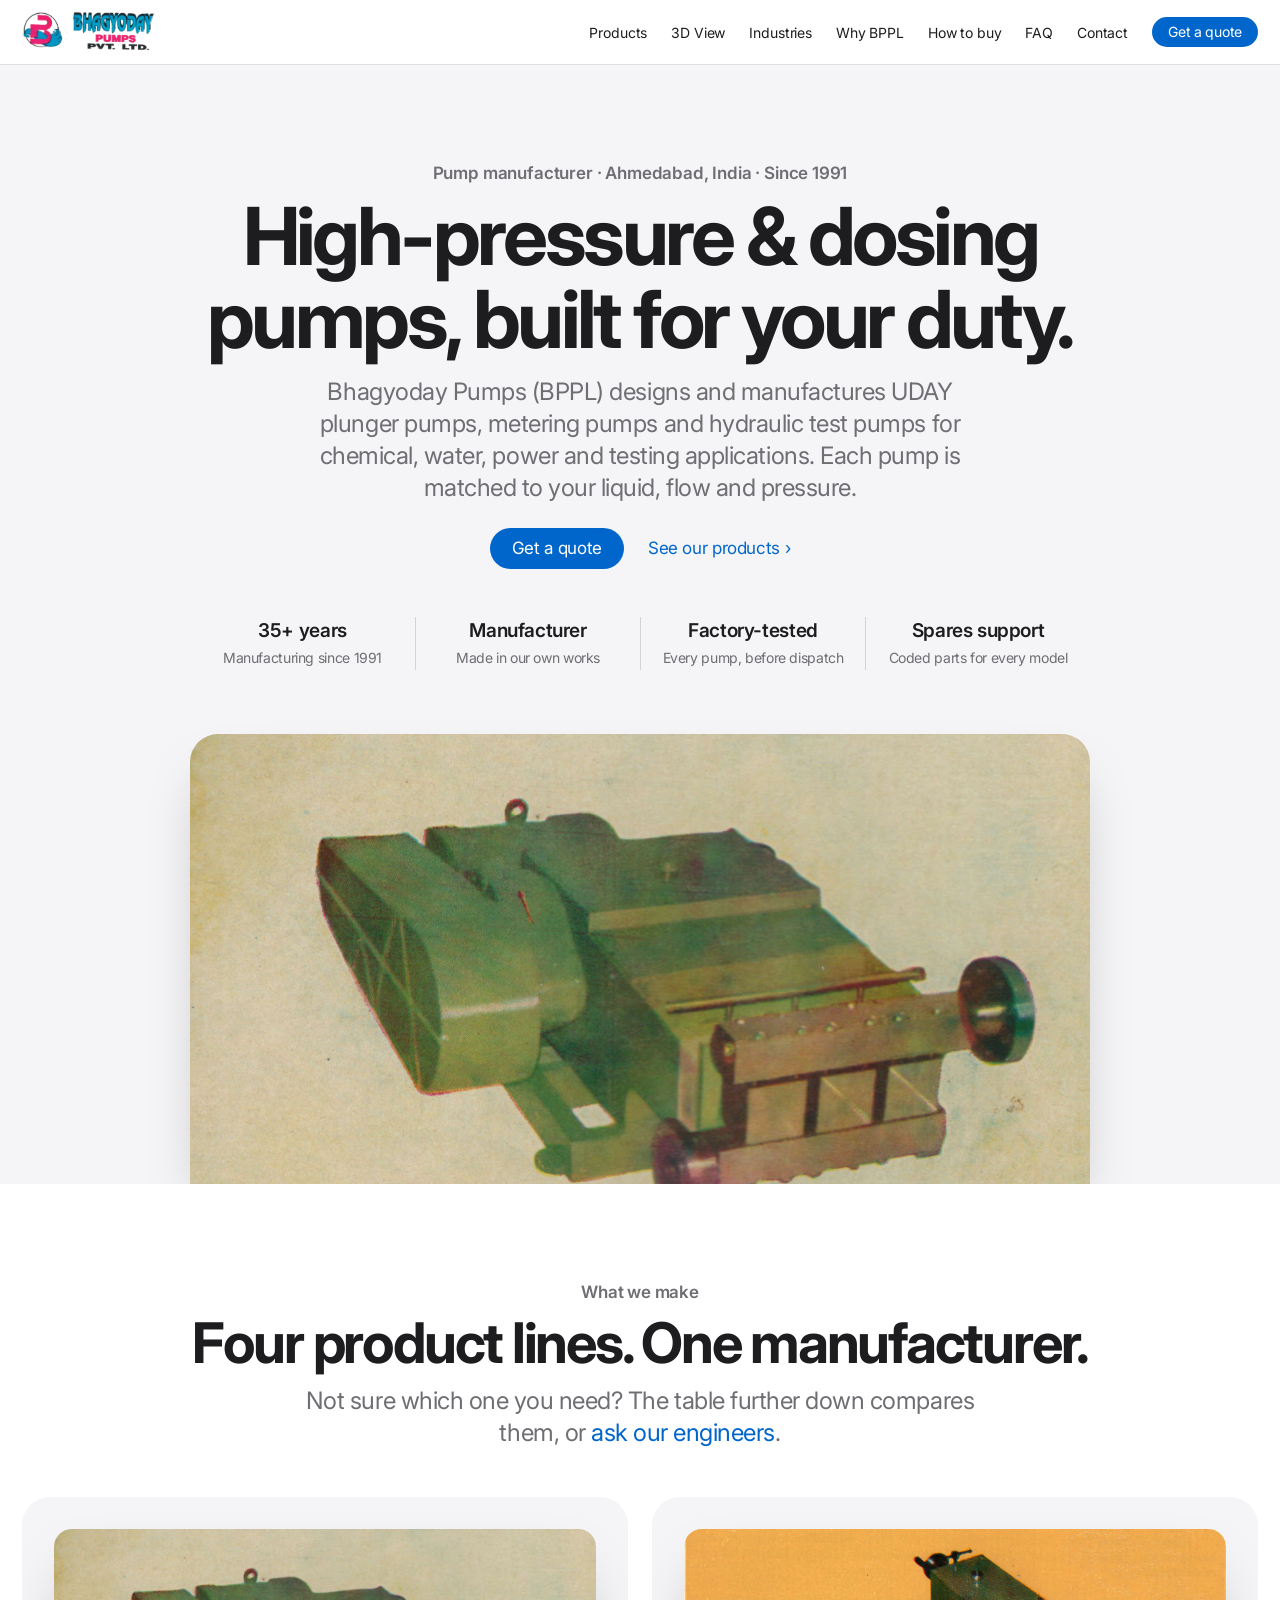
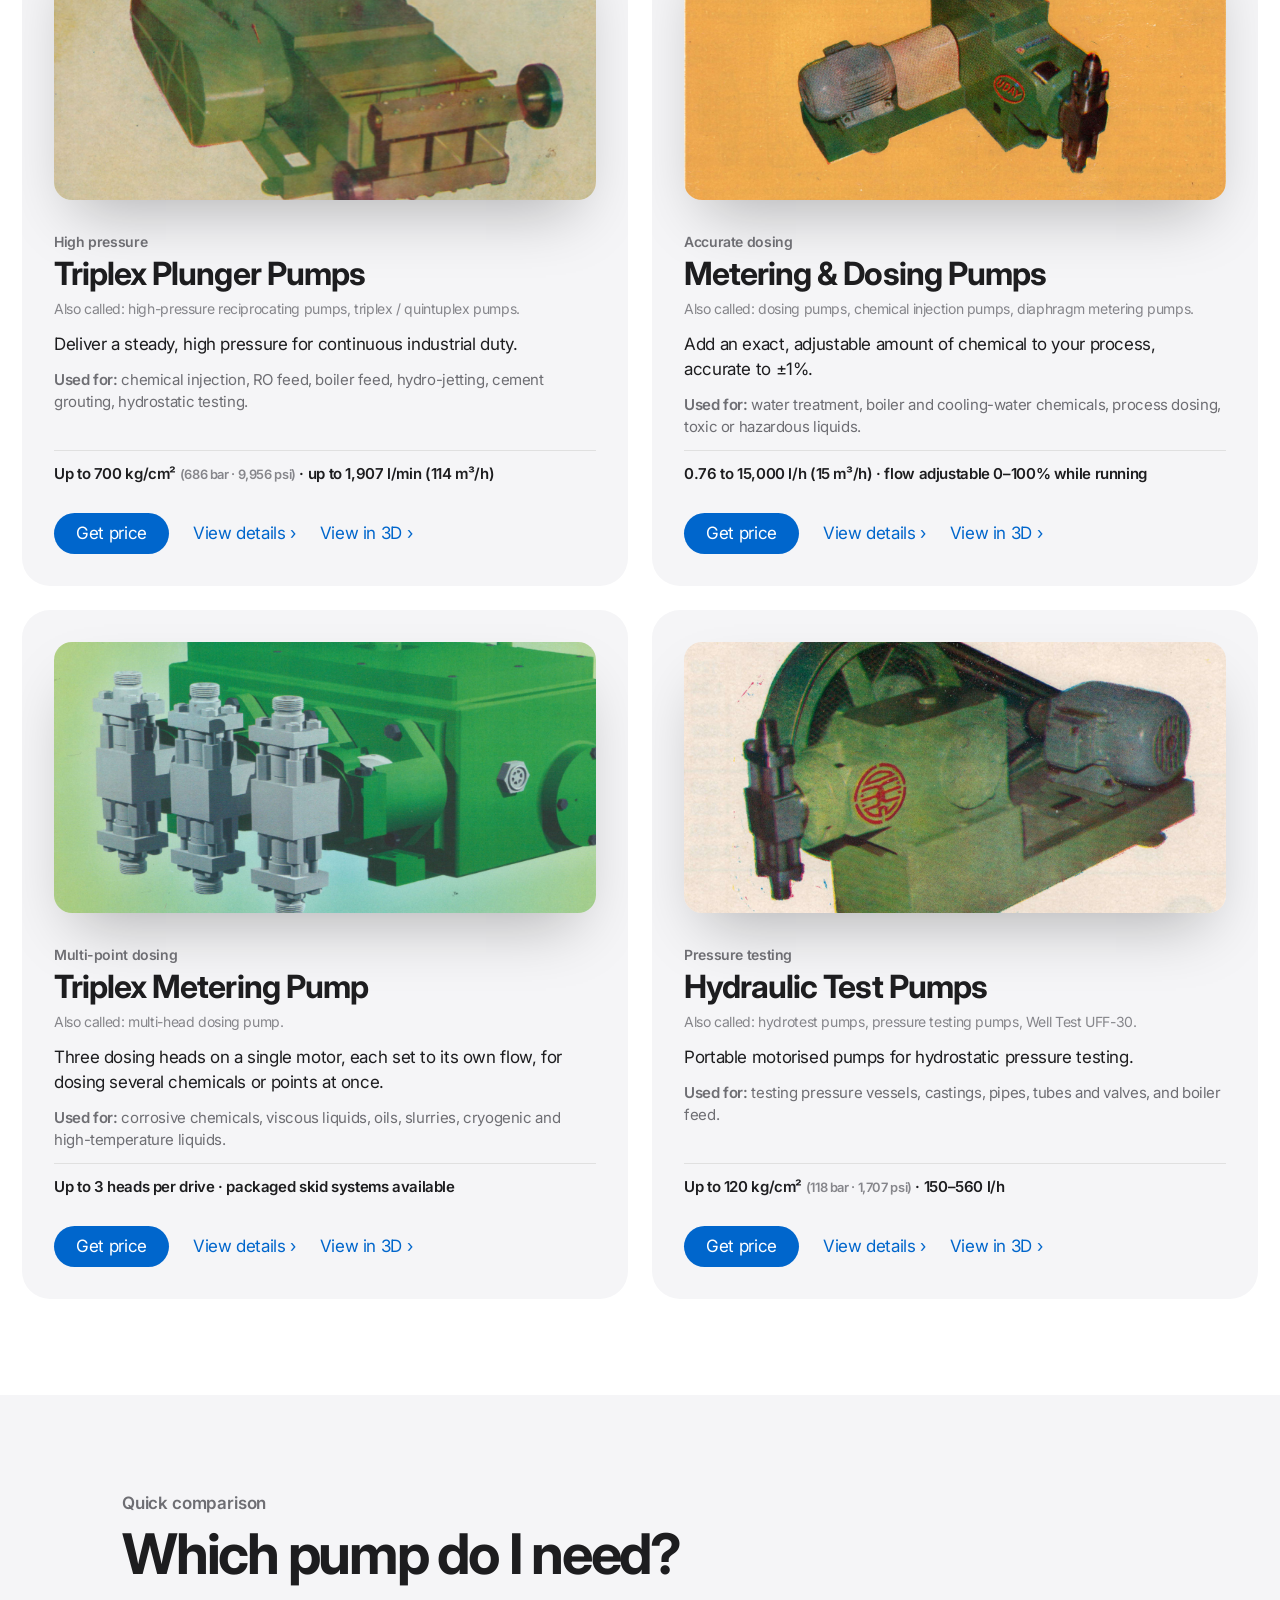
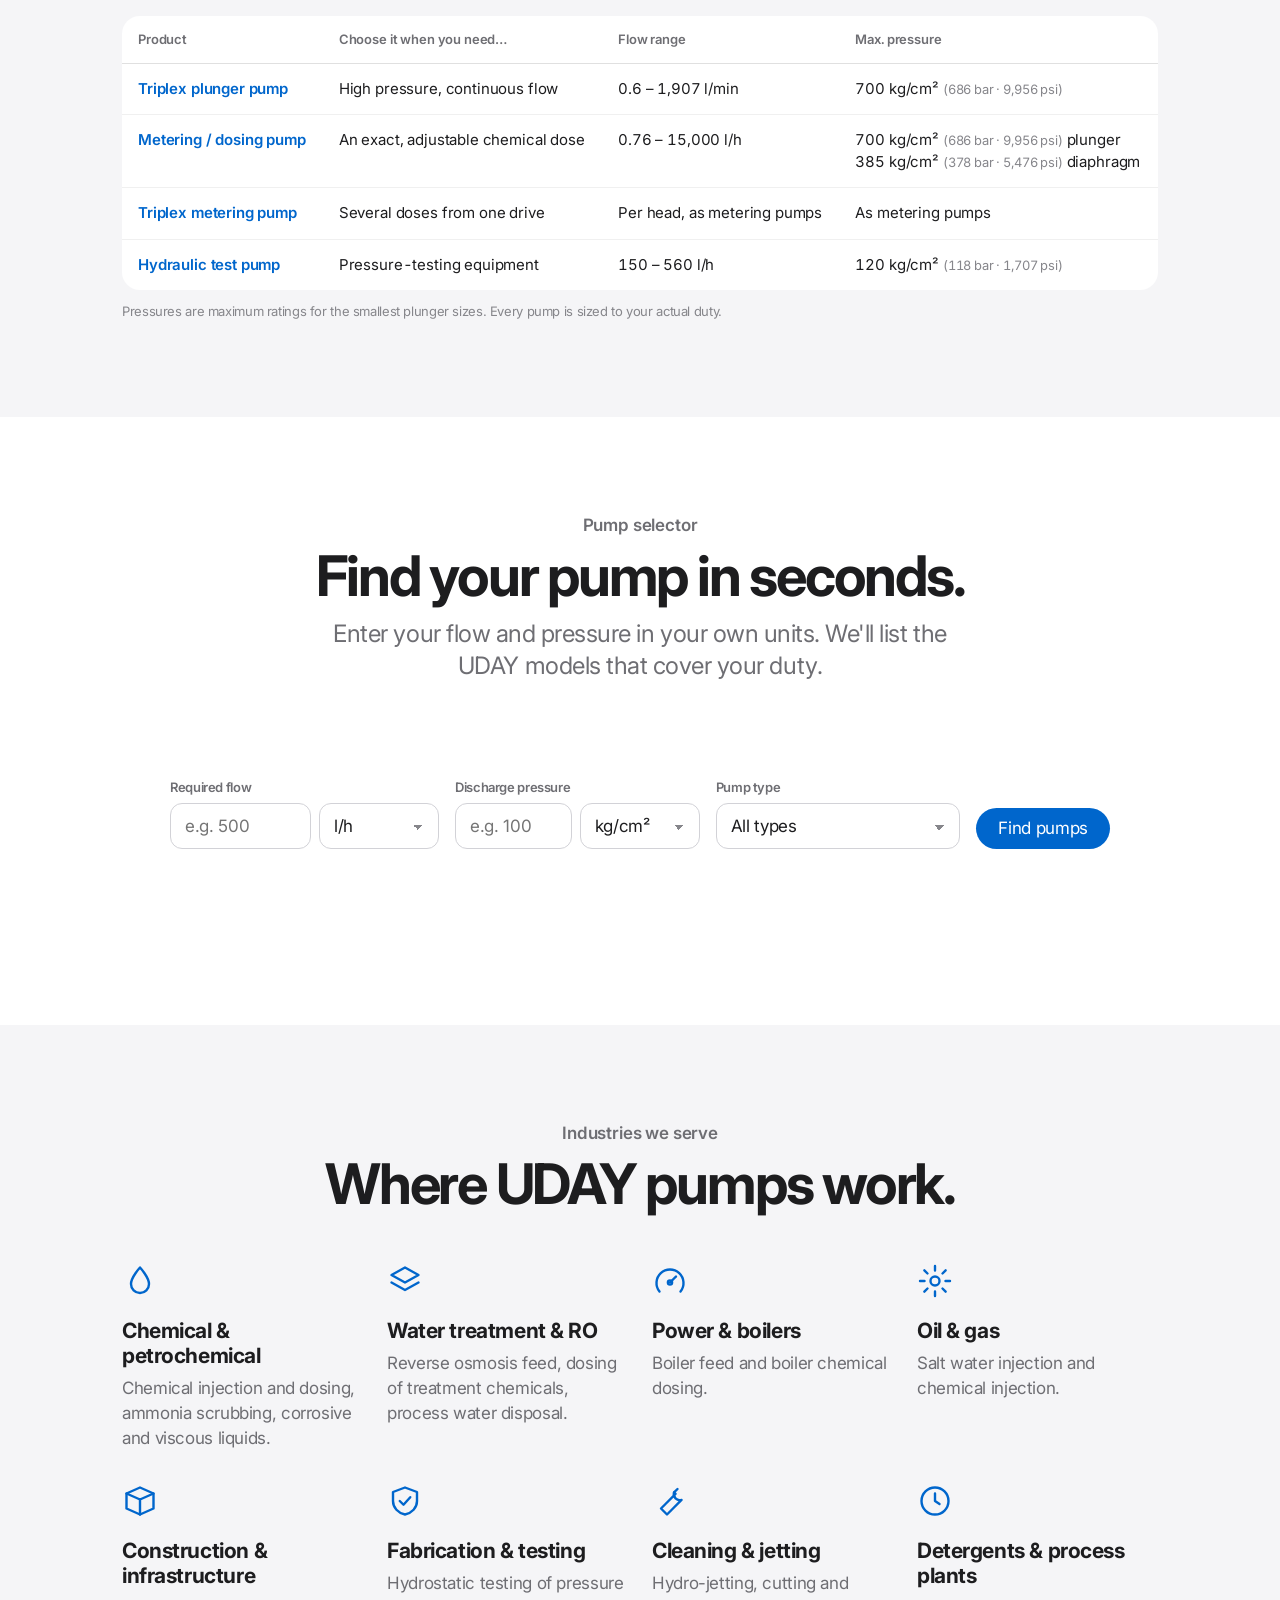
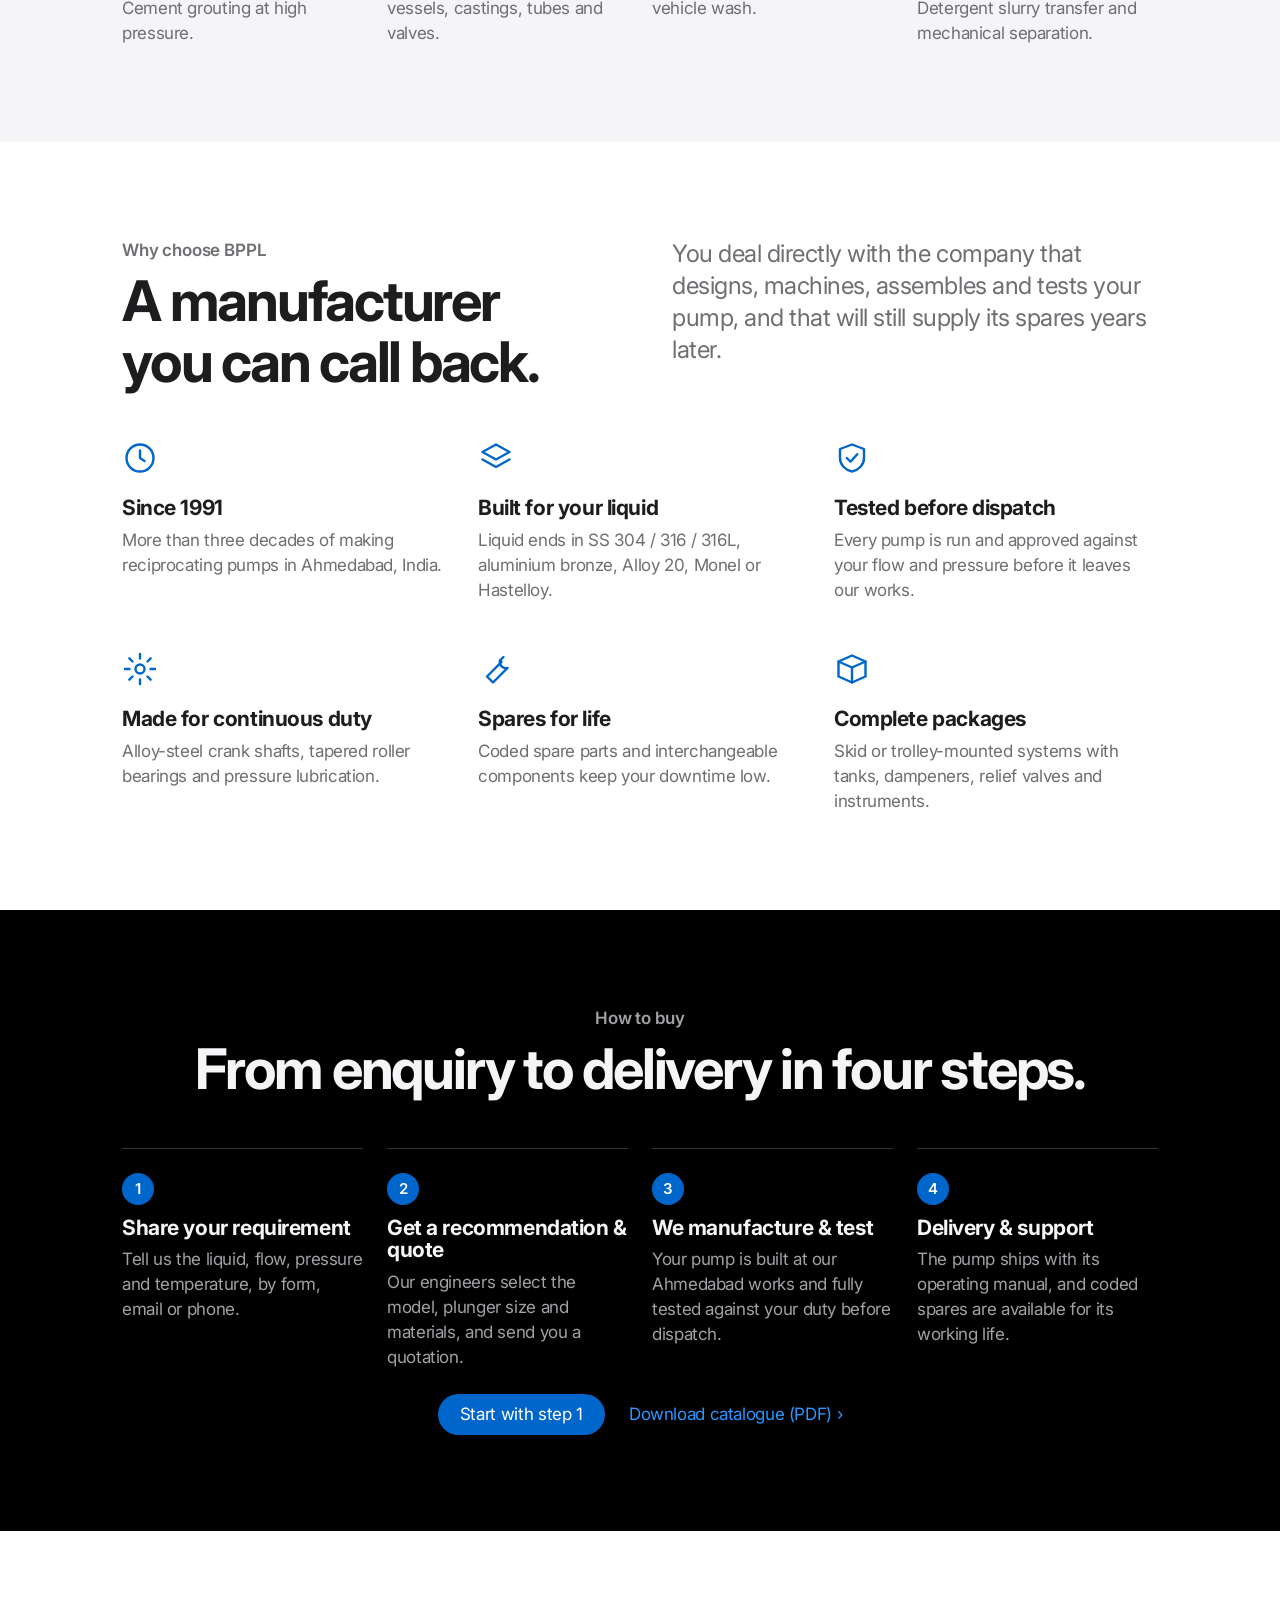
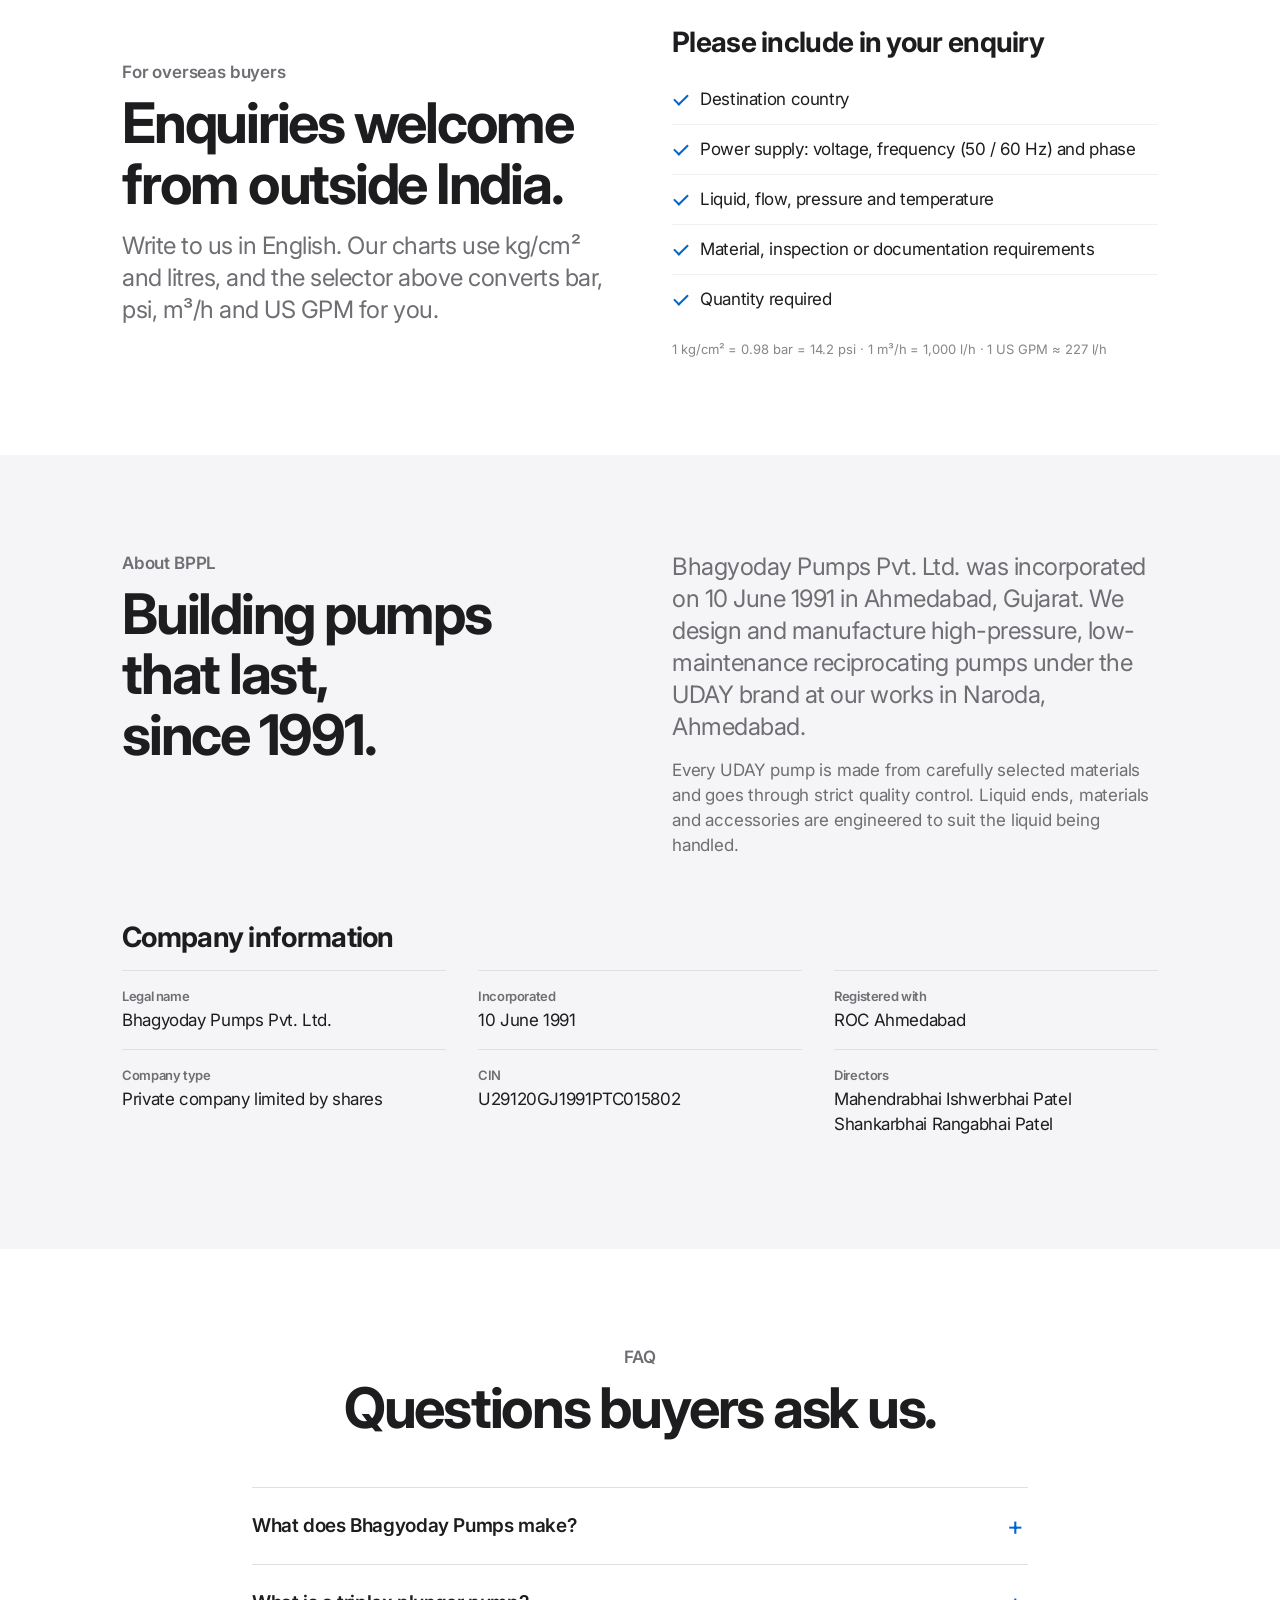
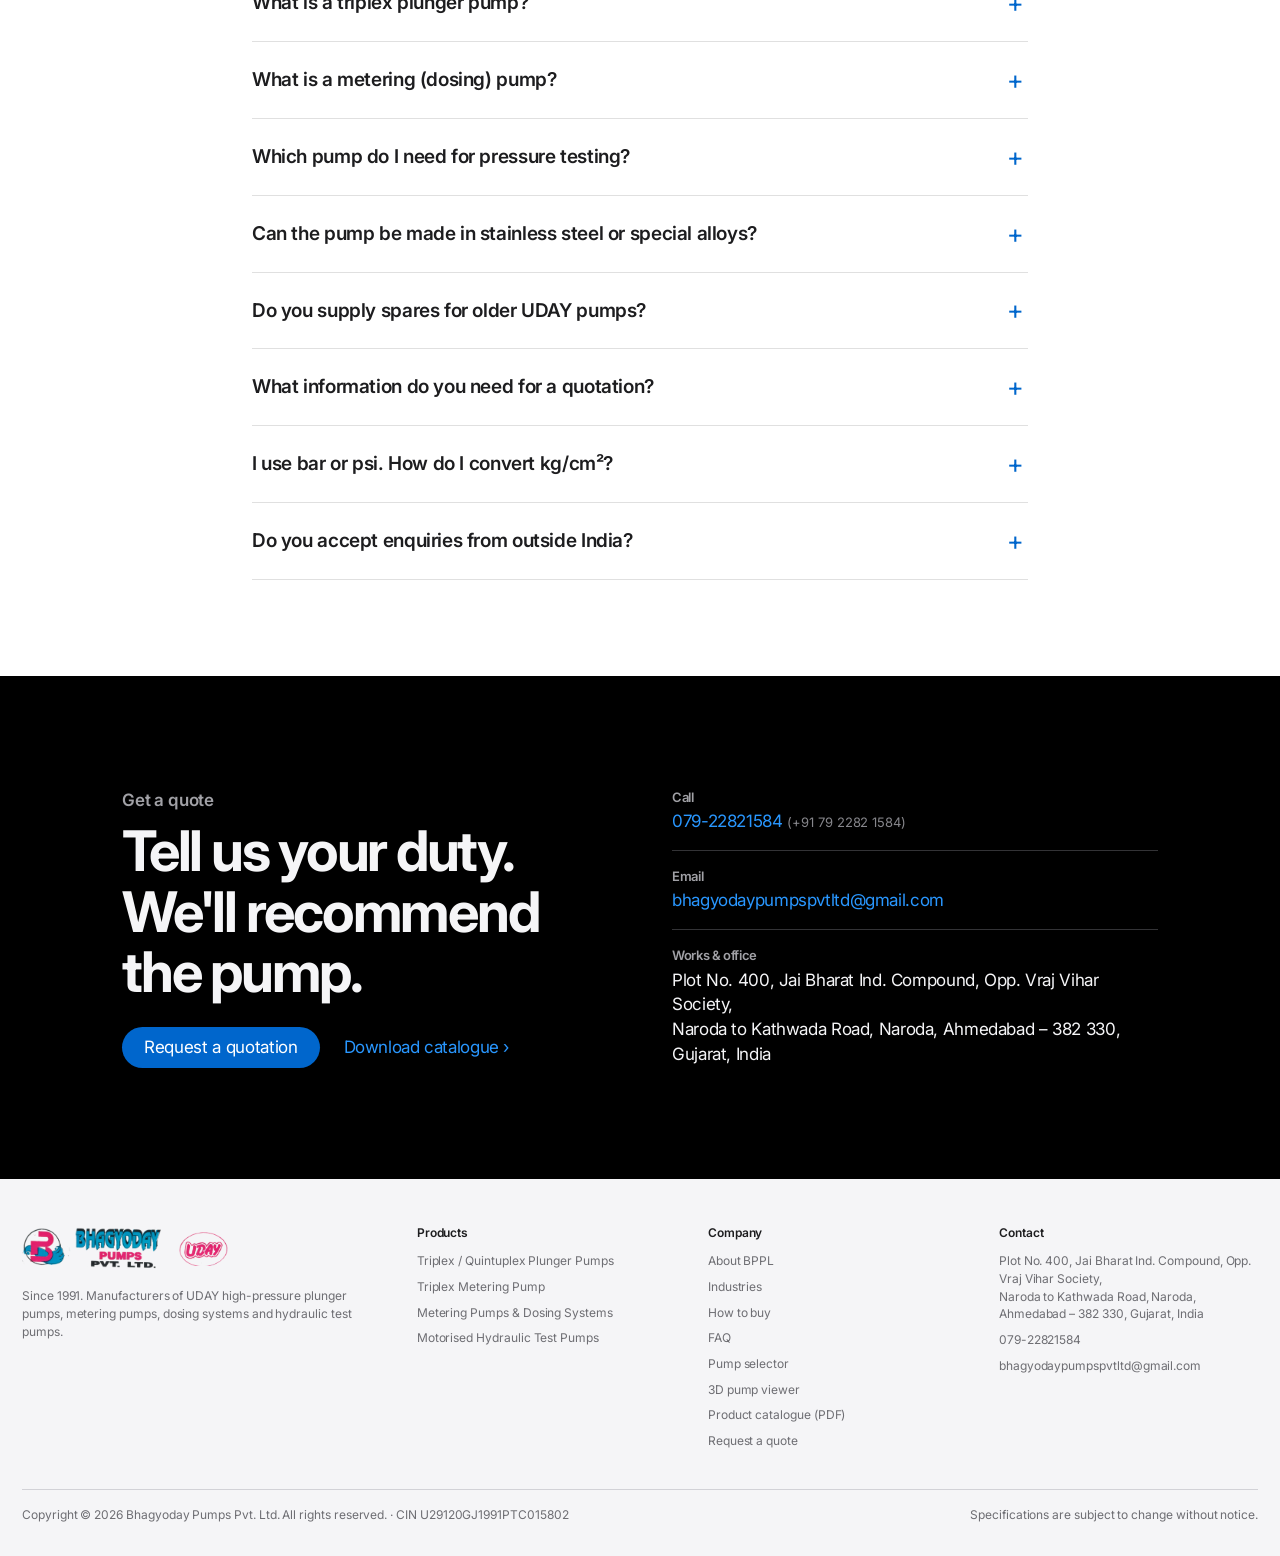
<file: index.html>
<!doctype html>
<html lang="en"><head>
<meta charset="utf-8"><meta name="viewport" content="width=device-width,initial-scale=1">
<title>Bhagyoday Pumps | Triplex Plunger, Dosing & Hydraulic Test Pump Manufacturer, Ahmedabad, India</title>
<meta name="description" content="Bhagyoday Pumps Pvt. Ltd. (since 1991) manufactures UDAY high-pressure triplex plunger pumps, metering / dosing pumps, dosing systems and hydraulic test pumps in Ahmedabad, India. Get a quote.">
<meta property="og:title" content="Bhagyoday Pumps | Triplex Plunger, Dosing & Hydraulic Test Pump Manufacturer, Ahmedabad, India"><meta property="og:description" content="Bhagyoday Pumps Pvt. Ltd. (since 1991) manufactures UDAY high-pressure triplex plunger pumps, metering / dosing pumps, dosing systems and hydraulic test pumps in Ahmedabad, India. Get a quote.">
<meta property="og:image" content="triplex_photo.jpg">
<link rel="icon" href="logo_uday.png">
<link rel="preconnect" href="https://fonts.googleapis.com"><link rel="preconnect" href="https://fonts.gstatic.com" crossorigin>
<link href="https://fonts.googleapis.com/css2?family=Inter:wght@400;600;700&display=swap" rel="stylesheet">
<link rel="stylesheet" href="styles.css?v=202610020043">
<script>document.documentElement.classList.add("js")</script>
</head><body>
<nav class="nav" aria-label="Main"><div class="in">
<a class="brand" href="index.html" aria-label="Bhagyoday Pumps Pvt. Ltd. home"><img src="logo_bppl.png" alt="Bhagyoday Pumps Pvt. Ltd." width="134" height="42"></a>
<button class="menu-btn" aria-label="Menu" aria-expanded="false" aria-controls="menu"><svg width="22" height="22" viewBox="0 0 24 24" fill="none" stroke="currentColor" stroke-width="1.8" stroke-linecap="round"><path d="M4 8h16M4 16h16"/></svg></button>
<ul id="menu"><li><a href="index.html#products">Products</a></li><li><a href="3d-view.html">3D View</a></li><li><a href="index.html#industries">Industries</a></li><li><a href="index.html#why">Why BPPL</a></li><li><a href="index.html#how">How to buy</a></li><li><a href="index.html#faq">FAQ</a></li><li><a href="contact.html">Contact</a></li></ul>
<a class="btn cta-desk" href="contact.html">Get a quote</a>
</div></nav>
<main>
<section class="hero"><div class="wrap">
  <p class="eyebrow">Pump manufacturer · Ahmedabad, India · Since 1991</p>
  <h1 class="display balance">High-pressure &amp; dosing pumps, built for your duty.</h1>
  <p class="lead">Bhagyoday Pumps (BPPL) designs and manufactures UDAY plunger pumps, metering pumps and hydraulic test pumps
  for chemical, water, power and testing applications. Each pump is matched to your liquid, flow and pressure.</p>
  <div class="ctas" style="justify-content:center"><a class="btn" href="contact.html">Get a quote</a><a class="link" href="#products">See our products</a></div>
  <ul class="trust">
    <li><b>35+ years</b><span>Manufacturing since 1991</span></li>
    <li><b>Manufacturer</b><span>Made in our own works</span></li>
    <li><b>Factory-tested</b><span>Every pump, before dispatch</span></li>
    <li><b>Spares support</b><span>Coded parts for every model</span></li>
  </ul>
</div>
<div class="hero-img"><img src="triplex_photo.jpg" alt="UDAY high-pressure triplex plunger pump made by Bhagyoday Pumps" fetchpriority="high"></div>
</section>

<section class="pad" id="products"><div class="wrap-wide">
  <div class="center reveal"><p class="eyebrow">What we make</p><h2 class="h1">Four product lines. One manufacturer.</h2>
  <p class="lead" style="margin:12px auto 0;max-width:700px">Not sure which one you need? The table further down compares them, or <a href="contact.html">ask our engineers</a>.</p></div>
  <div class="pcards">
    <article class="pcard reveal">
  <a class="pimg" href="triplex-plunger-pumps.html"><img src="triplex_photo.jpg" alt="UDAY triplex plunger pump" loading="lazy"></a>
  <div class="pbody">
    <p class="ptag">High pressure</p>
    <h3>Triplex Plunger Pumps</h3>
    <p class="plain">Also called: high-pressure reciprocating pumps, triplex / quintuplex pumps.</p>
    <p>Deliver a steady, high pressure for continuous industrial duty.</p>
    <p class="uses"><b>Used for:</b> chemical injection, RO feed, boiler feed, hydro-jetting, cement grouting, hydrostatic testing.</p>
    <p class="range">Up to 700 kg/cm² <span class='conv'>(686 bar · 9,956 psi)</span> · up to 1,907 l/min (114 m³/h)</p>
    <div class="ctas"><a class="btn" href="contact.html?product=triplex">Get price</a><a class="link" href="triplex-plunger-pumps.html">View details</a><a class="link" href="3d-view.html#triplex">View in 3D</a></div>
  </div>
</article>
    <article class="pcard reveal">
  <a class="pimg" href="metering-pumps.html"><img src="metering_photo.jpg" alt="UDAY metering pump" loading="lazy"></a>
  <div class="pbody">
    <p class="ptag">Accurate dosing</p>
    <h3>Metering &amp; Dosing Pumps</h3>
    <p class="plain">Also called: dosing pumps, chemical injection pumps, diaphragm metering pumps.</p>
    <p>Add an exact, adjustable amount of chemical to your process, accurate to ±1%.</p>
    <p class="uses"><b>Used for:</b> water treatment, boiler and cooling-water chemicals, process dosing, toxic or hazardous liquids.</p>
    <p class="range">0.76 to 15,000 l/h (15 m³/h) · flow adjustable 0–100% while running</p>
    <div class="ctas"><a class="btn" href="contact.html?product=metering">Get price</a><a class="link" href="metering-pumps.html">View details</a><a class="link" href="3d-view.html#metering">View in 3D</a></div>
  </div>
</article>
    <article class="pcard reveal">
  <a class="pimg" href="triplex-metering-pump.html"><img src="tm_render.jpg" alt="UDAY triplex metering pump" loading="lazy"></a>
  <div class="pbody">
    <p class="ptag">Multi-point dosing</p>
    <h3>Triplex Metering Pump</h3>
    <p class="plain">Also called: multi-head dosing pump.</p>
    <p>Three dosing heads on a single motor, each set to its own flow, for dosing several chemicals or points at once.</p>
    <p class="uses"><b>Used for:</b> corrosive chemicals, viscous liquids, oils, slurries, cryogenic and high-temperature liquids.</p>
    <p class="range">Up to 3 heads per drive · packaged skid systems available</p>
    <div class="ctas"><a class="btn" href="contact.html?product=triplex-metering">Get price</a><a class="link" href="triplex-metering-pump.html">View details</a><a class="link" href="3d-view.html#triplex-metering">View in 3D</a></div>
  </div>
</article>
    <article class="pcard reveal">
  <a class="pimg" href="hydraulic-test-pumps.html"><img src="hyd_photo.jpg" alt="UFF-30 motorised hydraulic test pump" loading="lazy"></a>
  <div class="pbody">
    <p class="ptag">Pressure testing</p>
    <h3>Hydraulic Test Pumps</h3>
    <p class="plain">Also called: hydrotest pumps, pressure testing pumps, Well Test UFF-30.</p>
    <p>Portable motorised pumps for hydrostatic pressure testing.</p>
    <p class="uses"><b>Used for:</b> testing pressure vessels, castings, pipes, tubes and valves, and boiler feed.</p>
    <p class="range">Up to 120 kg/cm² <span class='conv'>(118 bar · 1,707 psi)</span> · 150–560 l/h</p>
    <div class="ctas"><a class="btn" href="contact.html?product=test-pump">Get price</a><a class="link" href="hydraulic-test-pumps.html">View details</a><a class="link" href="3d-view.html#test-pump">View in 3D</a></div>
  </div>
</article>
  </div>
</div></section>

<section class="tile parch pad" id="compare"><div class="wrap">
  <div class="reveal"><p class="eyebrow">Quick comparison</p><h2 class="h1">Which pump do I need?</h2></div>
  <div class="table-wrap reveal"><table class="spec compare">
    <thead><tr><th>Product</th><th>Choose it when you need…</th><th>Flow range</th><th>Max. pressure</th></tr></thead>
    <tbody>
      <tr><td><a href="triplex-plunger-pumps.html"><b>Triplex plunger pump</b></a></td><td>High pressure, continuous flow</td><td>0.6 – 1,907 l/min</td><td>700 kg/cm² <span class='conv'>(686 bar · 9,956 psi)</span></td></tr>
      <tr><td><a href="metering-pumps.html"><b>Metering / dosing pump</b></a></td><td>An exact, adjustable chemical dose</td><td>0.76 – 15,000 l/h</td><td>700 kg/cm² <span class='conv'>(686 bar · 9,956 psi)</span> plunger<br>385 kg/cm² <span class='conv'>(378 bar · 5,476 psi)</span> diaphragm</td></tr>
      <tr><td><a href="triplex-metering-pump.html"><b>Triplex metering pump</b></a></td><td>Several doses from one drive</td><td>Per head, as metering pumps</td><td>As metering pumps</td></tr>
      <tr><td><a href="hydraulic-test-pumps.html"><b>Hydraulic test pump</b></a></td><td>Pressure-testing equipment</td><td>150 – 560 l/h</td><td>120 kg/cm² <span class='conv'>(118 bar · 1,707 psi)</span></td></tr>
    </tbody></table></div>
  <p class="table-note">Pressures are maximum ratings for the smallest plunger sizes. Every pump is sized to your actual duty.</p>
</div></section>

<section class="pad" id="selector"><div class="wrap">
  <div class="center reveal"><p class="eyebrow">Pump selector</p><h2 class="h1">Find your pump in seconds.</h2>
  <p class="lead" style="margin:12px auto 0;max-width:640px">Enter your flow and pressure in your own units. We'll list the UDAY models that cover your duty.</p></div>
  <div class="selector reveal">
    <form class="sel-form" id="selForm" onsubmit="return false">
      <div><label class="f" for="q">Required flow</label><div class="unit-row"><input class="input" id="q" type="number" min="0" step="any" inputmode="decimal" placeholder="e.g. 500">
        <select class="input" id="qu" aria-label="Flow unit"><option value="lph">l/h</option><option value="lpm">l/min</option><option value="m3h">m³/h</option><option value="gpm">US GPM</option></select></div></div>
      <div><label class="f" for="p">Discharge pressure</label><div class="unit-row"><input class="input" id="p" type="number" min="0" step="any" inputmode="decimal" placeholder="e.g. 100">
        <select class="input" id="pu" aria-label="Pressure unit"><option value="kg">kg/cm²</option><option value="bar">bar</option><option value="psi">psi</option></select></div></div>
      <div><label class="f" for="fam">Pump type</label><select class="input" id="fam"><option value="">All types</option>
        <option>Triplex plunger pump</option><option>Metering pump</option><option>Hydraulic test pump</option></select></div>
      <div><button class="btn" id="go" type="submit">Find pumps</button></div>
    </form>
    <div class="results" id="results" aria-live="polite"></div>
  </div>
</div></section>

<section class="tile parch pad" id="industries"><div class="wrap">
  <div class="center reveal"><p class="eyebrow">Industries we serve</p><h2 class="h1">Where UDAY pumps work.</h2></div>
  <div class="features four"><div class="reveal"><svg class="ico" viewBox="0 0 24 24" fill="none" stroke="currentColor" stroke-width="1.6" stroke-linecap="round" stroke-linejoin="round" aria-hidden="true"><path d="M12 3s6 6.5 6 11a6 6 0 0 1-12 0c0-4.5 6-11 6-11z"/></svg><h3>Chemical &amp; petrochemical</h3><p>Chemical injection and dosing, ammonia scrubbing, corrosive and viscous liquids.</p></div><div class="reveal"><svg class="ico" viewBox="0 0 24 24" fill="none" stroke="currentColor" stroke-width="1.6" stroke-linecap="round" stroke-linejoin="round" aria-hidden="true"><path d="M12 3l9 5-9 5-9-5z"/><path d="M3 13l9 5 9-5"/></svg><h3>Water treatment &amp; RO</h3><p>Reverse osmosis feed, dosing of treatment chemicals, process water disposal.</p></div><div class="reveal"><svg class="ico" viewBox="0 0 24 24" fill="none" stroke="currentColor" stroke-width="1.6" stroke-linecap="round" stroke-linejoin="round" aria-hidden="true"><path d="M5 19a9 9 0 1 1 14 0"/><path d="M12 13l4-4"/><circle cx="12" cy="13" r="1.4"/></svg><h3>Power &amp; boilers</h3><p>Boiler feed and boiler chemical dosing.</p></div><div class="reveal"><svg class="ico" viewBox="0 0 24 24" fill="none" stroke="currentColor" stroke-width="1.6" stroke-linecap="round" stroke-linejoin="round" aria-hidden="true"><circle cx="12" cy="12" r="3"/><path d="M12 2v3M12 19v3M2 12h3M19 12h3M4.9 4.9l2.1 2.1M17 17l2.1 2.1M4.9 19.1L7 17M17 7l2.1-2.1"/></svg><h3>Oil &amp; gas</h3><p>Salt water injection and chemical injection.</p></div><div class="reveal"><svg class="ico" viewBox="0 0 24 24" fill="none" stroke="currentColor" stroke-width="1.6" stroke-linecap="round" stroke-linejoin="round" aria-hidden="true"><path d="M3 7l9-4 9 4v10l-9 4-9-4z"/><path d="M3 7l9 4 9-4M12 11v10"/></svg><h3>Construction &amp; infrastructure</h3><p>Cement grouting at high pressure.</p></div><div class="reveal"><svg class="ico" viewBox="0 0 24 24" fill="none" stroke="currentColor" stroke-width="1.6" stroke-linecap="round" stroke-linejoin="round" aria-hidden="true"><path d="M12 3l8 3v6c0 4.5-3.4 8-8 9-4.6-1-8-4.5-8-9V6z"/><path d="M8.5 12l2.5 2.5 4.5-5"/></svg><h3>Fabrication &amp; testing</h3><p>Hydrostatic testing of pressure vessels, castings, tubes and valves.</p></div><div class="reveal"><svg class="ico" viewBox="0 0 24 24" fill="none" stroke="currentColor" stroke-width="1.6" stroke-linecap="round" stroke-linejoin="round" aria-hidden="true"><path d="M14.7 6.3a4 4 0 0 0 5 5L13 18l-3 3-4-4 3-3 6.7-6.7z"/><path d="M14.7 6.3L17 4"/></svg><h3>Cleaning &amp; jetting</h3><p>Hydro-jetting, cutting and vehicle wash.</p></div><div class="reveal"><svg class="ico" viewBox="0 0 24 24" fill="none" stroke="currentColor" stroke-width="1.6" stroke-linecap="round" stroke-linejoin="round" aria-hidden="true"><circle cx="12" cy="12" r="9"/><path d="M12 7v5l3 2"/></svg><h3>Detergents &amp; process plants</h3><p>Detergent slurry transfer and mechanical separation.</p></div></div>
</div></section>

<section class="pad" id="why"><div class="wrap">
  <div class="split top">
    <div class="reveal"><p class="eyebrow">Why choose BPPL</p><h2 class="h1">A manufacturer you can call back.</h2></div>
    <div class="reveal"><p class="lead">You deal directly with the company that designs, machines, assembles and tests your pump, and that will still supply its spares years later.</p></div>
  </div>
  <div class="features"><div class="reveal"><svg class="ico" viewBox="0 0 24 24" fill="none" stroke="currentColor" stroke-width="1.6" stroke-linecap="round" stroke-linejoin="round" aria-hidden="true"><circle cx="12" cy="12" r="9"/><path d="M12 7v5l3 2"/></svg><h3>Since 1991</h3><p>More than three decades of making reciprocating pumps in Ahmedabad, India.</p></div><div class="reveal"><svg class="ico" viewBox="0 0 24 24" fill="none" stroke="currentColor" stroke-width="1.6" stroke-linecap="round" stroke-linejoin="round" aria-hidden="true"><path d="M12 3l9 5-9 5-9-5z"/><path d="M3 13l9 5 9-5"/></svg><h3>Built for your liquid</h3><p>Liquid ends in SS 304 / 316 / 316L, aluminium bronze, Alloy 20, Monel or Hastelloy.</p></div><div class="reveal"><svg class="ico" viewBox="0 0 24 24" fill="none" stroke="currentColor" stroke-width="1.6" stroke-linecap="round" stroke-linejoin="round" aria-hidden="true"><path d="M12 3l8 3v6c0 4.5-3.4 8-8 9-4.6-1-8-4.5-8-9V6z"/><path d="M8.5 12l2.5 2.5 4.5-5"/></svg><h3>Tested before dispatch</h3><p>Every pump is run and approved against your flow and pressure before it leaves our works.</p></div><div class="reveal"><svg class="ico" viewBox="0 0 24 24" fill="none" stroke="currentColor" stroke-width="1.6" stroke-linecap="round" stroke-linejoin="round" aria-hidden="true"><circle cx="12" cy="12" r="3"/><path d="M12 2v3M12 19v3M2 12h3M19 12h3M4.9 4.9l2.1 2.1M17 17l2.1 2.1M4.9 19.1L7 17M17 7l2.1-2.1"/></svg><h3>Made for continuous duty</h3><p>Alloy-steel crank shafts, tapered roller bearings and pressure lubrication.</p></div><div class="reveal"><svg class="ico" viewBox="0 0 24 24" fill="none" stroke="currentColor" stroke-width="1.6" stroke-linecap="round" stroke-linejoin="round" aria-hidden="true"><path d="M14.7 6.3a4 4 0 0 0 5 5L13 18l-3 3-4-4 3-3 6.7-6.7z"/><path d="M14.7 6.3L17 4"/></svg><h3>Spares for life</h3><p>Coded spare parts and interchangeable components keep your downtime low.</p></div><div class="reveal"><svg class="ico" viewBox="0 0 24 24" fill="none" stroke="currentColor" stroke-width="1.6" stroke-linecap="round" stroke-linejoin="round" aria-hidden="true"><path d="M3 7l9-4 9 4v10l-9 4-9-4z"/><path d="M3 7l9 4 9-4M12 11v10"/></svg><h3>Complete packages</h3><p>Skid or trolley-mounted systems with tanks, dampeners, relief valves and instruments.</p></div></div>
</div></section>

<section class="tile dark pad" id="how"><div class="wrap">
  <div class="center reveal"><p class="eyebrow">How to buy</p><h2 class="h1">From enquiry to delivery in four steps.</h2></div>
  <ol class="steps"><li class="reveal"><span class="n">1</span><h3>Share your requirement</h3><p>Tell us the liquid, flow, pressure and temperature, by form, email or phone.</p></li><li class="reveal"><span class="n">2</span><h3>Get a recommendation &amp; quote</h3><p>Our engineers select the model, plunger size and materials, and send you a quotation.</p></li><li class="reveal"><span class="n">3</span><h3>We manufacture &amp; test</h3><p>Your pump is built at our Ahmedabad works and fully tested against your duty before dispatch.</p></li><li class="reveal"><span class="n">4</span><h3>Delivery &amp; support</h3><p>The pump ships with its operating manual, and coded spares are available for its working life.</p></li></ol>
  <div class="ctas" style="justify-content:center"><a class="btn" href="contact.html">Start with step 1</a><a class="link" href="BPPL-Product-Catalogue.pdf" download>Download catalogue (PDF)</a></div>
</div></section>

<section class="pad" id="international"><div class="wrap"><div class="split">
  <div class="reveal"><p class="eyebrow">For overseas buyers</p><h2 class="h1">Enquiries welcome from outside India.</h2>
  <p class="lead" style="margin-top:16px">Write to us in English. Our charts use kg/cm² and litres, and the selector above converts bar, psi, m³/h and US GPM for you.</p></div>
  <div class="reveal"><h3 class="h3">Please include in your enquiry</h3>
  <ul class="ticks"><li>Destination country</li><li>Power supply: voltage, frequency (50 / 60 Hz) and phase</li><li>Liquid, flow, pressure and temperature</li><li>Material, inspection or documentation requirements</li><li>Quantity required</li></ul>
  <p class="small" style="margin-top:16px">1 kg/cm² = 0.98 bar = 14.2 psi · 1 m³/h = 1,000 l/h · 1 US GPM ≈ 227 l/h</p></div>
</div></div></section>

<section class="tile parch pad" id="about"><div class="wrap">
  <div class="split top">
    <div class="reveal"><p class="eyebrow">About BPPL</p><h2 class="h1">Building pumps that last,<br>since 1991.</h2></div>
    <div class="reveal"><p class="lead">Bhagyoday Pumps Pvt. Ltd. was incorporated on 10 June 1991 in Ahmedabad, Gujarat. We design and manufacture high-pressure, low-maintenance reciprocating pumps under the UDAY brand at our works in Naroda, Ahmedabad.</p>
    <p class="body-2" style="margin-top:16px;font-size:17px">Every UDAY pump is made from carefully selected materials and goes through strict quality control. Liquid ends, materials and accessories are engineered to suit the liquid being handled.</p></div>
  </div>
  <h3 class="h3 reveal" style="margin-top:64px">Company information</h3>
  <dl class="facts reveal">
    <div><dt>Legal name</dt><dd>Bhagyoday Pumps Pvt. Ltd.</dd></div>
    <div><dt>Incorporated</dt><dd>10 June 1991</dd></div>
    <div><dt>Registered with</dt><dd>ROC Ahmedabad</dd></div>
    <div><dt>Company type</dt><dd>Private company limited by shares</dd></div>
    <div><dt>CIN</dt><dd>U29120GJ1991PTC015802</dd></div>
    <div><dt>Directors</dt><dd>Mahendrabhai Ishwerbhai Patel<br>Shankarbhai Rangabhai Patel</dd></div>
  </dl>
</div></section>

<section class="pad" id="faq"><div class="wrap narrow">
  <div class="center reveal"><p class="eyebrow">FAQ</p><h2 class="h1">Questions buyers ask us.</h2></div>
  <div class="faq reveal"><details><summary>What does Bhagyoday Pumps make?</summary><p>We manufacture reciprocating pumps under the UDAY brand: high-pressure triplex and quintuplex plunger pumps, metering (dosing) pumps and complete dosing systems, diaphragm pumps, fix-flow pumps and motorised hydraulic test pumps. We have been making them in Ahmedabad, India since 1991.</p></details><details><summary>What is a triplex plunger pump?</summary><p>A positive-displacement pump with three plungers driven by a crank shaft. It delivers a steady, high pressure (up to 700 kg/cm² / 686 bar in our range), which suits injection, jetting, RO feed, boiler feed and hydrostatic testing.</p></details><details><summary>What is a metering (dosing) pump?</summary><p>A pump that delivers an exact, adjustable volume of liquid, typically a chemical added to a process. On UDAY metering pumps you can set the flow anywhere from 0 to 100% while the pump is running, with accuracy within ±1%.</p></details><details><summary>Which pump do I need for pressure testing?</summary><p>For hydrostatic testing of vessels, pipes, castings and valves up to 120 kg/cm² (118 bar), choose the UFF-30 motorised hydraulic test pump. For higher test pressures, a triplex plunger pump is the right choice. Tell us your test pressure and volume.</p></details><details><summary>Can the pump be made in stainless steel or special alloys?</summary><p>Yes. Liquid ends are available in SS 304, SS 316, SS 316L and aluminium bronze as standard, and in Alloy 20, Monel or Hastelloy for special duties. Diaphragm heads are available for toxic or hazardous liquids.</p></details><details><summary>Do you supply spares for older UDAY pumps?</summary><p>Yes. Every UDAY part has a part code. Send us the pump model, or a photo of its name plate, and the part you need.</p></details><details><summary>What information do you need for a quotation?</summary><p>Liquid handled, flow rate, discharge pressure, suction conditions, operating temperature, material preference, and power supply (voltage and frequency). Our engineers will recommend the model and send a quotation.</p></details><details><summary>I use bar or psi. How do I convert kg/cm²?</summary><p>1 kg/cm² = 0.98 bar = 14.2 psi. For example, 100 kg/cm² ≈ 98 bar ≈ 1,422 psi. For flow: 1 m³/h = 1,000 l/h, and 1 US GPM ≈ 227 l/h. You can enter bar, psi, m³/h or GPM directly in the pump selector.</p></details><details><summary>Do you accept enquiries from outside India?</summary><p>Yes, we welcome enquiries from overseas buyers. Tell us your destination country, power supply and any inspection or documentation requirements, and we will reply with a technical offer.</p></details></div>
</div></section>

<section class="tile dark pad"><div class="wrap">
  <div class="split">
    <div class="reveal"><p class="eyebrow">Get a quote</p><h2 class="h1">Tell us your duty. We'll recommend the pump.</h2>
      <div class="ctas"><a class="btn" href="contact.html">Request a quotation</a><a class="link" href="BPPL-Product-Catalogue.pdf" download>Download catalogue</a></div></div>
    <ul class="contact-list reveal">
      <li><span class="k">Call</span><a href="tel:+917922821584">079-22821584</a> <span class="small">(+91 79 2282 1584)</span></li>
      <li><span class="k">Email</span><a href="mailto:bhagyodaypumpspvtltd@gmail.com">bhagyodaypumpspvtltd@gmail.com</a></li>
      <li><span class="k">Works &amp; office</span>Plot No. 400, Jai Bharat Ind. Compound, Opp. Vraj Vihar Society,<br>Naroda to Kathwada Road, Naroda, Ahmedabad – 382 330, Gujarat, India</li>
    </ul>
  </div>
</div></section>
</main>
<footer class="site"><div class="wrap-wide">
<div class="cols">
  <div><div class="logos"><img src="logo_bppl.png" alt="Bhagyoday Pumps Pvt. Ltd."><img src="logo_uday.png" alt="UDAY"></div>
  <p>Since 1991. Manufacturers of UDAY high-pressure plunger pumps, metering pumps, dosing systems and hydraulic test pumps.</p></div>
  <div><h4>Products</h4><ul><li><a href="triplex-plunger-pumps.html">Triplex / Quintuplex Plunger Pumps</a></li><li><a href="triplex-metering-pump.html">Triplex Metering Pump</a></li><li><a href="metering-pumps.html">Metering Pumps & Dosing Systems</a></li><li><a href="hydraulic-test-pumps.html">Motorised Hydraulic Test Pumps</a></li></ul></div>
  <div><h4>Company</h4><ul><li><a href="index.html#about">About BPPL</a></li><li><a href="index.html#industries">Industries</a></li><li><a href="index.html#how">How to buy</a></li><li><a href="index.html#faq">FAQ</a></li><li><a href="index.html#selector">Pump selector</a></li><li><a href="3d-view.html">3D pump viewer</a></li>
  <li><a href="BPPL-Product-Catalogue.pdf" download>Product catalogue (PDF)</a></li><li><a href="contact.html">Request a quote</a></li></ul></div>
  <div><h4>Contact</h4><ul><li>Plot No. 400, Jai Bharat Ind. Compound, Opp. Vraj Vihar Society,<br>Naroda to Kathwada Road, Naroda, Ahmedabad – 382 330, Gujarat, India</li><li><a href="tel:+917922821584">079-22821584</a></li>
  <li><a href="mailto:bhagyodaypumpspvtltd@gmail.com">bhagyodaypumpspvtltd@gmail.com</a></li></ul></div>
</div>
<div class="base"><span>Copyright © <span id="yr">2026</span> Bhagyoday Pumps Pvt. Ltd. All rights reserved. · CIN U29120GJ1991PTC015802</span><span>Specifications are subject to change without notice.</span></div>
</div></footer>
<div class="mbar" role="navigation" aria-label="Quick contact"><a href="tel:+917922821584">Call</a><a href="mailto:bhagyodaypumpspvtltd@gmail.com">Email</a><a class="btn" href="contact.html">Get a quote</a></div>
<script>
(function(){
  var b=document.querySelector('.menu-btn'),m=document.getElementById('menu');
  if(b){b.addEventListener('click',function(){var o=m.classList.toggle('open');b.setAttribute('aria-expanded',o)})}
  var y=document.getElementById('yr'); if(y) y.textContent=new Date().getFullYear();
  var els=document.querySelectorAll('.reveal');
  if('IntersectionObserver' in window){var io=new IntersectionObserver(function(es){es.forEach(function(e){if(e.isIntersecting){e.target.classList.add('in');io.unobserve(e.target)}})},{rootMargin:'0px 0px -8% 0px'});els.forEach(function(e){io.observe(e)})}
  else els.forEach(function(e){e.classList.add('in')});
  document.querySelectorAll('.seg[data-for]').forEach(function(seg){
    var tbl=document.getElementById(seg.dataset.for);
    seg.addEventListener('click',function(ev){var btn=ev.target.closest('button');if(!btn)return;
      seg.querySelectorAll('button').forEach(function(x){x.setAttribute('aria-pressed',x===btn)});
      var v=btn.dataset.model;tbl.querySelectorAll('tbody tr').forEach(function(r){r.hidden=!(v==='all'||r.dataset.model===v)})});
  });
})();
</script><script>
(function(){
  var DATA=[{"family": "Triplex plunger pump", "model": "UT-2500", "plunger": 10, "p": 700, "min": 36.0, "max": 156.0, "note": "100\u2013400 RPM", "href": "triplex-plunger-pumps.html#capacity"}, {"family": "Triplex plunger pump", "model": "UT-2500", "plunger": 15, "p": 340, "min": 87.0, "max": 348.0, "note": "100\u2013400 RPM", "href": "triplex-plunger-pumps.html#capacity"}, {"family": "Triplex plunger pump", "model": "UT-2500", "plunger": 20, "p": 105, "min": 150.0, "max": 600.0, "note": "100\u2013400 RPM", "href": "triplex-plunger-pumps.html#capacity"}, {"family": "Triplex plunger pump", "model": "UT-2500", "plunger": 25, "p": 125, "min": 240.0, "max": 960.0, "note": "100\u2013400 RPM", "href": "triplex-plunger-pumps.html#capacity"}, {"family": "Triplex plunger pump", "model": "UT-2500", "plunger": 30, "p": 100, "min": 318.0, "max": 1291.8, "note": "100\u2013400 RPM", "href": "triplex-plunger-pumps.html#capacity"}, {"family": "Triplex plunger pump", "model": "UT-4000", "plunger": 20, "p": 350, "min": 210.0, "max": 780.0, "note": "100\u2013400 RPM", "href": "triplex-plunger-pumps.html#capacity"}, {"family": "Triplex plunger pump", "model": "UT-4000", "plunger": 25, "p": 220, "min": 300.0, "max": 1260.0, "note": "100\u2013400 RPM", "href": "triplex-plunger-pumps.html#capacity"}, {"family": "Triplex plunger pump", "model": "UT-4000", "plunger": 30, "p": 150, "min": 450.0, "max": 1800.0, "note": "100\u2013400 RPM", "href": "triplex-plunger-pumps.html#capacity"}, {"family": "Triplex plunger pump", "model": "UT-4000", "plunger": 35, "p": 110, "min": 630.0, "max": 2520.0, "note": "100\u2013400 RPM", "href": "triplex-plunger-pumps.html#capacity"}, {"family": "Triplex plunger pump", "model": "UT-4000", "plunger": 40, "p": 85, "min": 810.0, "max": 3240.0, "note": "100\u2013400 RPM", "href": "triplex-plunger-pumps.html#capacity"}, {"family": "Triplex plunger pump", "model": "UT-5000", "plunger": 25, "p": 440, "min": 420.0, "max": 1740.0, "note": "100\u2013400 RPM", "href": "triplex-plunger-pumps.html#capacity"}, {"family": "Triplex plunger pump", "model": "UT-5000", "plunger": 30, "p": 300, "min": 630.0, "max": 2520.0, "note": "100\u2013400 RPM", "href": "triplex-plunger-pumps.html#capacity"}, {"family": "Triplex plunger pump", "model": "UT-5000", "plunger": 40, "p": 170, "min": 1110.0, "max": 4440.0, "note": "100\u2013400 RPM", "href": "triplex-plunger-pumps.html#capacity"}, {"family": "Triplex plunger pump", "model": "UT-5000", "plunger": 50, "p": 100, "min": 1740.0, "max": 6960.0, "note": "100\u2013400 RPM", "href": "triplex-plunger-pumps.html#capacity"}, {"family": "Triplex plunger pump", "model": "UT-5000", "plunger": 55, "p": 90, "min": 2130.0, "max": 8520.0, "note": "100\u2013400 RPM", "href": "triplex-plunger-pumps.html#capacity"}, {"family": "Triplex plunger pump", "model": "UT-7000", "plunger": 30, "p": 500, "min": 780.0, "max": 3180.0, "note": "100\u2013400 RPM", "href": "triplex-plunger-pumps.html#capacity"}, {"family": "Triplex plunger pump", "model": "UT-7000", "plunger": 40, "p": 270, "min": 1410.0, "max": 5700.0, "note": "100\u2013400 RPM", "href": "triplex-plunger-pumps.html#capacity"}, {"family": "Triplex plunger pump", "model": "UT-7000", "plunger": 50, "p": 180, "min": 2220.0, "max": 8880.0, "note": "100\u2013400 RPM", "href": "triplex-plunger-pumps.html#capacity"}, {"family": "Triplex plunger pump", "model": "UT-7000", "plunger": 55, "p": 150, "min": 2700.0, "max": 10800.0, "note": "100\u2013400 RPM", "href": "triplex-plunger-pumps.html#capacity"}, {"family": "Triplex plunger pump", "model": "UT-7000", "plunger": 60, "p": 120, "min": 3180.0, "max": 12720.0, "note": "100\u2013400 RPM", "href": "triplex-plunger-pumps.html#capacity"}, {"family": "Triplex plunger pump", "model": "UT-10000", "plunger": 50, "p": 300, "min": 3180.0, "max": 12720.0, "note": "100\u2013400 RPM", "href": "triplex-plunger-pumps.html#capacity"}, {"family": "Triplex plunger pump", "model": "UT-10000", "plunger": 60, "p": 235, "min": 4560.0, "max": 18240.0, "note": "100\u2013400 RPM", "href": "triplex-plunger-pumps.html#capacity"}, {"family": "Triplex plunger pump", "model": "UT-10000", "plunger": 65, "p": 198, "min": 5400.0, "max": 21600.0, "note": "100\u2013400 RPM", "href": "triplex-plunger-pumps.html#capacity"}, {"family": "Triplex plunger pump", "model": "UT-10000", "plunger": 70, "p": 170, "min": 6210.0, "max": 24840.0, "note": "100\u2013400 RPM", "href": "triplex-plunger-pumps.html#capacity"}, {"family": "Triplex plunger pump", "model": "UT-10000", "plunger": 75, "p": 150, "min": 7140.0, "max": 28560.0, "note": "100\u2013400 RPM", "href": "triplex-plunger-pumps.html#capacity"}, {"family": "Triplex plunger pump", "model": "UT-10000", "plunger": 80, "p": 132, "min": 8100.0, "max": 32400.0, "note": "100\u2013400 RPM", "href": "triplex-plunger-pumps.html#capacity"}, {"family": "Triplex plunger pump", "model": "UT-20000", "plunger": 62, "p": 200, "min": 9720.0, "max": 19500.0, "note": "100\u2013200 RPM", "href": "triplex-plunger-pumps.html#capacity"}, {"family": "Triplex plunger pump", "model": "UT-20000", "plunger": 82, "p": 180, "min": 18990.0, "max": 37980.0, "note": "100\u2013200 RPM", "href": "triplex-plunger-pumps.html#capacity"}, {"family": "Triplex plunger pump", "model": "UT-20000", "plunger": 102, "p": 160, "min": 26400.0, "max": 52800.0, "note": "100\u2013200 RPM", "href": "triplex-plunger-pumps.html#capacity"}, {"family": "Triplex plunger pump", "model": "UT-20000", "plunger": 120, "p": 140, "min": 36600.0, "max": 73200.0, "note": "100\u2013200 RPM", "href": "triplex-plunger-pumps.html#capacity"}, {"family": "Triplex plunger pump", "model": "UT-20000", "plunger": 140, "p": 120, "min": 49800.0, "max": 99600.0, "note": "100\u2013200 RPM", "href": "triplex-plunger-pumps.html#capacity"}, {"family": "Triplex plunger pump", "model": "UT-20000", "plunger": 150, "p": 100, "min": 57210.0, "max": 114420.0, "note": "100\u2013200 RPM", "href": "triplex-plunger-pumps.html#capacity"}, {"family": "Metering pump", "model": "BPPL 1125", "plunger": 3, "p": 400, "min": 0, "max": 1.13, "note": "0\u2013100% stroke adjustable", "href": "metering-pumps.html#capacity"}, {"family": "Metering pump", "model": "BPPL 1125", "plunger": 5, "p": 400, "min": 0, "max": 3.0, "note": "0\u2013100% stroke adjustable", "href": "metering-pumps.html#capacity"}, {"family": "Metering pump", "model": "BPPL 1125", "plunger": 8, "p": 238, "min": 0, "max": 8.0, "note": "0\u2013100% stroke adjustable", "href": "metering-pumps.html#capacity"}, {"family": "Metering pump", "model": "BPPL 1125", "plunger": 12, "p": 106, "min": 0, "max": 18.0, "note": "0\u2013100% stroke adjustable", "href": "metering-pumps.html#capacity"}, {"family": "Metering pump", "model": "BPPL 1125", "plunger": 20, "p": 37, "min": 0, "max": 51.0, "note": "0\u2013100% stroke adjustable", "href": "metering-pumps.html#capacity"}, {"family": "Metering pump", "model": "BPPL 1125", "plunger": 30, "p": 16, "min": 0, "max": 114.0, "note": "0\u2013100% stroke adjustable", "href": "metering-pumps.html#capacity"}, {"family": "Metering pump", "model": "BPPL 1125", "plunger": 40, "p": 9, "min": 0, "max": 203.0, "note": "0\u2013100% stroke adjustable", "href": "metering-pumps.html#capacity"}, {"family": "Metering pump", "model": "BPPL 1125", "plunger": 50, "p": 8, "min": 0, "max": 315.0, "note": "0\u2013100% stroke adjustable", "href": "metering-pumps.html#capacity"}, {"family": "Metering pump", "model": "BPPL 1125", "plunger": 55, "p": 5, "min": 0, "max": 380.0, "note": "0\u2013100% stroke adjustable", "href": "metering-pumps.html#capacity"}, {"family": "Metering pump", "model": "BPPL 1125", "plunger": 60, "p": 4, "min": 0, "max": 480.0, "note": "0\u2013100% stroke adjustable", "href": "metering-pumps.html#capacity"}, {"family": "Metering pump", "model": "BPPL 1750", "plunger": 3, "p": 700, "min": 0, "max": 1.4, "note": "0\u2013100% stroke adjustable", "href": "metering-pumps.html#capacity"}, {"family": "Metering pump", "model": "BPPL 1750", "plunger": 5, "p": 700, "min": 0, "max": 3.9, "note": "0\u2013100% stroke adjustable", "href": "metering-pumps.html#capacity"}, {"family": "Metering pump", "model": "BPPL 1750", "plunger": 8, "p": 500, "min": 0, "max": 6.75, "note": "0\u2013100% stroke adjustable", "href": "metering-pumps.html#capacity"}, {"family": "Metering pump", "model": "BPPL 1750", "plunger": 12, "p": 136, "min": 0, "max": 23.0, "note": "0\u2013100% stroke adjustable", "href": "metering-pumps.html#capacity"}, {"family": "Metering pump", "model": "BPPL 1750", "plunger": 20, "p": 85, "min": 0, "max": 63.0, "note": "0\u2013100% stroke adjustable", "href": "metering-pumps.html#capacity"}, {"family": "Metering pump", "model": "BPPL 1750", "plunger": 30, "p": 38, "min": 0, "max": 143.0, "note": "0\u2013100% stroke adjustable", "href": "metering-pumps.html#capacity"}, {"family": "Metering pump", "model": "BPPL 1750", "plunger": 42, "p": 19, "min": 0, "max": 280.0, "note": "0\u2013100% stroke adjustable", "href": "metering-pumps.html#capacity"}, {"family": "Metering pump", "model": "BPPL 1750", "plunger": 50, "p": 13, "min": 0, "max": 397.0, "note": "0\u2013100% stroke adjustable", "href": "metering-pumps.html#capacity"}, {"family": "Metering pump", "model": "BPPL 1750", "plunger": 62, "p": 7, "min": 0, "max": 645.0, "note": "0\u2013100% stroke adjustable", "href": "metering-pumps.html#capacity"}, {"family": "Metering pump", "model": "BPPL 2250", "plunger": 10, "p": 400, "min": 0, "max": 25.0, "note": "0\u2013100% stroke adjustable", "href": "metering-pumps.html#capacity"}, {"family": "Metering pump", "model": "BPPL 2250", "plunger": 12, "p": 276, "min": 0, "max": 36.0, "note": "0\u2013100% stroke adjustable", "href": "metering-pumps.html#capacity"}, {"family": "Metering pump", "model": "BPPL 2250", "plunger": 20, "p": 101, "min": 0, "max": 101.0, "note": "0\u2013100% stroke adjustable", "href": "metering-pumps.html#capacity"}, {"family": "Metering pump", "model": "BPPL 2250", "plunger": 30, "p": 44, "min": 0, "max": 228.0, "note": "0\u2013100% stroke adjustable", "href": "metering-pumps.html#capacity"}, {"family": "Metering pump", "model": "BPPL 2250", "plunger": 40, "p": 25, "min": 0, "max": 406.0, "note": "0\u2013100% stroke adjustable", "href": "metering-pumps.html#capacity"}, {"family": "Metering pump", "model": "BPPL 2250", "plunger": 50, "p": 16, "min": 0, "max": 635.0, "note": "0\u2013100% stroke adjustable", "href": "metering-pumps.html#capacity"}, {"family": "Metering pump", "model": "BPPL 2250", "plunger": 56, "p": 12, "min": 0, "max": 796.0, "note": "0\u2013100% stroke adjustable", "href": "metering-pumps.html#capacity"}, {"family": "Metering pump", "model": "BPPL 2250", "plunger": 60, "p": 11, "min": 0, "max": 914.0, "note": "0\u2013100% stroke adjustable", "href": "metering-pumps.html#capacity"}, {"family": "Metering pump", "model": "BPPL 2250", "plunger": 70, "p": 8, "min": 0, "max": 1244.0, "note": "0\u2013100% stroke adjustable", "href": "metering-pumps.html#capacity"}, {"family": "Metering pump", "model": "BPPL 2250", "plunger": 76, "p": 6, "min": 0, "max": 1466.0, "note": "0\u2013100% stroke adjustable", "href": "metering-pumps.html#capacity"}, {"family": "Metering pump", "model": "BPPL 3000", "plunger": 12, "p": 580, "min": 0, "max": 46.0, "note": "0\u2013100% stroke adjustable", "href": "metering-pumps.html#capacity"}, {"family": "Metering pump", "model": "BPPL 3000", "plunger": 16, "p": 330, "min": 0, "max": 81.0, "note": "0\u2013100% stroke adjustable", "href": "metering-pumps.html#capacity"}, {"family": "Metering pump", "model": "BPPL 3000", "plunger": 20, "p": 210, "min": 0, "max": 127.0, "note": "0\u2013100% stroke adjustable", "href": "metering-pumps.html#capacity"}, {"family": "Metering pump", "model": "BPPL 3000", "plunger": 30, "p": 90, "min": 0, "max": 286.0, "note": "0\u2013100% stroke adjustable", "href": "metering-pumps.html#capacity"}, {"family": "Metering pump", "model": "BPPL 3000", "plunger": 40, "p": 53, "min": 0, "max": 508.0, "note": "0\u2013100% stroke adjustable", "href": "metering-pumps.html#capacity"}, {"family": "Metering pump", "model": "BPPL 3000", "plunger": 50, "p": 34, "min": 0, "max": 795.0, "note": "0\u2013100% stroke adjustable", "href": "metering-pumps.html#capacity"}, {"family": "Metering pump", "model": "BPPL 3000", "plunger": 62, "p": 22, "min": 0, "max": 1222.0, "note": "0\u2013100% stroke adjustable", "href": "metering-pumps.html#capacity"}, {"family": "Metering pump", "model": "BPPL 3000", "plunger": 75, "p": 15, "min": 0, "max": 1788.0, "note": "0\u2013100% stroke adjustable", "href": "metering-pumps.html#capacity"}, {"family": "Metering pump", "model": "BPPL 3000", "plunger": 80, "p": 13, "min": 0, "max": 2034.0, "note": "0\u2013100% stroke adjustable", "href": "metering-pumps.html#capacity"}, {"family": "Metering pump", "model": "BPPL 3000", "plunger": 90, "p": 10, "min": 0, "max": 2575.0, "note": "0\u2013100% stroke adjustable", "href": "metering-pumps.html#capacity"}, {"family": "Metering pump", "model": "BPPL 3000", "plunger": 100, "p": 8, "min": 0, "max": 3180.0, "note": "0\u2013100% stroke adjustable", "href": "metering-pumps.html#capacity"}, {"family": "Metering pump", "model": "BPPL 4000", "plunger": 25, "p": 200, "min": 0, "max": 246.0, "note": "0\u2013100% stroke adjustable", "href": "metering-pumps.html#capacity"}, {"family": "Metering pump", "model": "BPPL 4000", "plunger": 30, "p": 140, "min": 0, "max": 355.0, "note": "0\u2013100% stroke adjustable", "href": "metering-pumps.html#capacity"}, {"family": "Metering pump", "model": "BPPL 4000", "plunger": 40, "p": 75, "min": 0, "max": 630.0, "note": "0\u2013100% stroke adjustable", "href": "metering-pumps.html#capacity"}, {"family": "Metering pump", "model": "BPPL 4000", "plunger": 50, "p": 48, "min": 0, "max": 985.0, "note": "0\u2013100% stroke adjustable", "href": "metering-pumps.html#capacity"}, {"family": "Metering pump", "model": "BPPL 4000", "plunger": 60, "p": 34, "min": 0, "max": 1419.0, "note": "0\u2013100% stroke adjustable", "href": "metering-pumps.html#capacity"}, {"family": "Metering pump", "model": "BPPL 4000", "plunger": 70, "p": 25, "min": 0, "max": 1931.0, "note": "0\u2013100% stroke adjustable", "href": "metering-pumps.html#capacity"}, {"family": "Metering pump", "model": "BPPL 4000", "plunger": 80, "p": 18, "min": 0, "max": 2523.0, "note": "0\u2013100% stroke adjustable", "href": "metering-pumps.html#capacity"}, {"family": "Metering pump", "model": "BPPL 4000", "plunger": 90, "p": 15, "min": 0, "max": 3193.0, "note": "0\u2013100% stroke adjustable", "href": "metering-pumps.html#capacity"}, {"family": "Metering pump", "model": "BPPL 4000", "plunger": 100, "p": 12, "min": 0, "max": 3942.0, "note": "0\u2013100% stroke adjustable", "href": "metering-pumps.html#capacity"}, {"family": "Metering pump", "model": "BPPL 4000", "plunger": 120, "p": 8, "min": 0, "max": 5676.0, "note": "0\u2013100% stroke adjustable", "href": "metering-pumps.html#capacity"}, {"family": "Metering pump", "model": "BPPL 5000", "plunger": 25, "p": 350, "min": 0, "max": 298.0, "note": "0\u2013100% stroke adjustable", "href": "metering-pumps.html#capacity"}, {"family": "Metering pump", "model": "BPPL 5000", "plunger": 40, "p": 136, "min": 0, "max": 763.0, "note": "0\u2013100% stroke adjustable", "href": "metering-pumps.html#capacity"}, {"family": "Metering pump", "model": "BPPL 5000", "plunger": 50, "p": 85, "min": 0, "max": 1192.0, "note": "0\u2013100% stroke adjustable", "href": "metering-pumps.html#capacity"}, {"family": "Metering pump", "model": "BPPL 5000", "plunger": 70, "p": 45, "min": 0, "max": 2336.0, "note": "0\u2013100% stroke adjustable", "href": "metering-pumps.html#capacity"}, {"family": "Metering pump", "model": "BPPL 5000", "plunger": 85, "p": 34, "min": 0, "max": 3445.0, "note": "0\u2013100% stroke adjustable", "href": "metering-pumps.html#capacity"}, {"family": "Metering pump", "model": "BPPL 5000", "plunger": 100, "p": 20, "min": 0, "max": 4768.0, "note": "0\u2013100% stroke adjustable", "href": "metering-pumps.html#capacity"}, {"family": "Metering pump", "model": "BPPL 5000", "plunger": 125, "p": 13, "min": 0, "max": 7451.0, "note": "0\u2013100% stroke adjustable", "href": "metering-pumps.html#capacity"}, {"family": "Metering pump", "model": "BPPL 5000", "plunger": 150, "p": 9, "min": 0, "max": 10729.0, "note": "0\u2013100% stroke adjustable", "href": "metering-pumps.html#capacity"}, {"family": "Metering pump", "model": "BPPL 5000", "plunger": 177, "p": 7, "min": 0, "max": 15000.0, "note": "0\u2013100% stroke adjustable", "href": "metering-pumps.html#capacity"}, {"family": "Hydraulic test pump", "model": "UFF-30/25", "plunger": null, "p": 120, "min": 150, "max": 375, "note": "200\u2013500 RPM", "href": "hydraulic-test-pumps.html#performance"}, {"family": "Hydraulic test pump", "model": "UFF-30/30", "plunger": null, "p": 120, "min": 252, "max": 560, "note": "200\u2013500 RPM", "href": "hydraulic-test-pumps.html#performance"}];
  var f=document.getElementById('selForm'),out=document.getElementById('results');
  var QF={lph:1,lpm:60,m3h:1000,gpm:227.12},PF={kg:1,bar:1/0.980665,psi:1/14.2233};
  function fmt(n){return n>=100?Math.round(n).toLocaleString('en-IN'):(+n.toFixed(2)).toLocaleString('en-IN')}
  function run(){
    var q=parseFloat(document.getElementById('q').value),pin=parseFloat(document.getElementById('p').value)||0,
        qu=document.getElementById('qu').value,pu=document.getElementById('pu').value,fam=document.getElementById('fam').value;
    if(!(q>0)){out.innerHTML='<p class="empty">Enter a flow rate to see matching pumps.</p>';return}
    var lph=q*QF[qu],p=pin*PF[pu];
    var m=DATA.filter(function(r){return r.p>=p&&lph<=r.max&&lph>=r.min&&(!fam||r.family===fam)});
    m.sort(function(a,b){return (a.max-lph)/a.max-(b.max-lph)/b.max||a.p-b.p});
    m=m.slice(0,8);
    var ask='<a class="btn" href="contact.html">Get a quote for this duty</a>';
    if(!m.length){out.innerHTML='<p class="empty">No standard model covers that duty, but we may be able to engineer one. '+ask+'</p>';return}
    out.innerHTML='<p class="count">'+m.length+' suggested match'+(m.length>1?'es':'')+' for '+fmt(lph)+' l/h at '+fmt(p)+' kg/cm² ('+fmt(p*0.980665)+' bar)</p>'+
      m.map(function(r){return '<div class="result"><div><span class="k">'+r.family+'</span><span class="m">'+r.model+'</span></div>'+
        '<div><span class="k">Plunger</span>'+(r.plunger?r.plunger+' mm':'—')+'</div>'+
        '<div><span class="k">Max. pressure</span>'+r.p+' kg/cm²</div>'+
        '<div><span class="k">Flow range</span>'+fmt(r.min)+'–'+fmt(r.max)+' l/h</div>'+
        '<div class="go"><a class="link" href="'+r.href+'">View chart</a></div></div>'}).join('')+
      '<p class="table-note">Guidance only, based on published charts. Final selection depends on liquid, suction conditions and temperature.</p><div class="ctas">'+ask+'</div>';
  }
  f.addEventListener('submit',run);
})();
</script><script type="application/ld+json">{"@context": "https://schema.org", "@type": "Organization", "name": "Bhagyoday Pumps Pvt. Ltd.", "legalName": "Bhagyoday Pumps Pvt. Ltd.", "brand": "UDAY", "foundingDate": "1991-06-10", "identifier": "U29120GJ1991PTC015802", "email": "bhagyodaypumpspvtltd@gmail.com", "telephone": "+91-79-22821584", "address": {"@type": "PostalAddress", "streetAddress": "Plot No. 400, Jai Bharat Ind. Compound, Opp. Vraj Vihar Society, Naroda to Kathwada Road, Naroda", "addressLocality": "Ahmedabad", "addressRegion": "Gujarat", "postalCode": "382330", "addressCountry": "IN"}}</script><script type="application/ld+json">{"@context": "https://schema.org", "@type": "FAQPage", "mainEntity": [{"@type": "Question", "name": "What does Bhagyoday Pumps make?", "acceptedAnswer": {"@type": "Answer", "text": "We manufacture reciprocating pumps under the UDAY brand: high-pressure triplex and quintuplex plunger pumps, metering (dosing) pumps and complete dosing systems, diaphragm pumps, fix-flow pumps and motorised hydraulic test pumps. We have been making them in Ahmedabad, India since 1991."}}, {"@type": "Question", "name": "What is a triplex plunger pump?", "acceptedAnswer": {"@type": "Answer", "text": "A positive-displacement pump with three plungers driven by a crank shaft. It delivers a steady, high pressure (up to 700 kg/cm\u00b2 / 686 bar in our range), which suits injection, jetting, RO feed, boiler feed and hydrostatic testing."}}, {"@type": "Question", "name": "What is a metering (dosing) pump?", "acceptedAnswer": {"@type": "Answer", "text": "A pump that delivers an exact, adjustable volume of liquid, typically a chemical added to a process. On UDAY metering pumps you can set the flow anywhere from 0 to 100% while the pump is running, with accuracy within \u00b11%."}}, {"@type": "Question", "name": "Which pump do I need for pressure testing?", "acceptedAnswer": {"@type": "Answer", "text": "For hydrostatic testing of vessels, pipes, castings and valves up to 120 kg/cm\u00b2 (118 bar), choose the UFF-30 motorised hydraulic test pump. For higher test pressures, a triplex plunger pump is the right choice. Tell us your test pressure and volume."}}, {"@type": "Question", "name": "Can the pump be made in stainless steel or special alloys?", "acceptedAnswer": {"@type": "Answer", "text": "Yes. Liquid ends are available in SS 304, SS 316, SS 316L and aluminium bronze as standard, and in Alloy 20, Monel or Hastelloy for special duties. Diaphragm heads are available for toxic or hazardous liquids."}}, {"@type": "Question", "name": "Do you supply spares for older UDAY pumps?", "acceptedAnswer": {"@type": "Answer", "text": "Yes. Every UDAY part has a part code. Send us the pump model, or a photo of its name plate, and the part you need."}}, {"@type": "Question", "name": "What information do you need for a quotation?", "acceptedAnswer": {"@type": "Answer", "text": "Liquid handled, flow rate, discharge pressure, suction conditions, operating temperature, material preference, and power supply (voltage and frequency). Our engineers will recommend the model and send a quotation."}}, {"@type": "Question", "name": "I use bar or psi. How do I convert kg/cm\u00b2?", "acceptedAnswer": {"@type": "Answer", "text": "1 kg/cm\u00b2 = 0.98 bar = 14.2 psi. For example, 100 kg/cm\u00b2 \u2248 98 bar \u2248 1,422 psi. For flow: 1 m\u00b3/h = 1,000 l/h, and 1 US GPM \u2248 227 l/h. You can enter bar, psi, m\u00b3/h or GPM directly in the pump selector."}}, {"@type": "Question", "name": "Do you accept enquiries from outside India?", "acceptedAnswer": {"@type": "Answer", "text": "Yes, we welcome enquiries from overseas buyers. Tell us your destination country, power supply and any inspection or documentation requirements, and we will reply with a technical offer."}}]}</script>
</body></html>
</file>
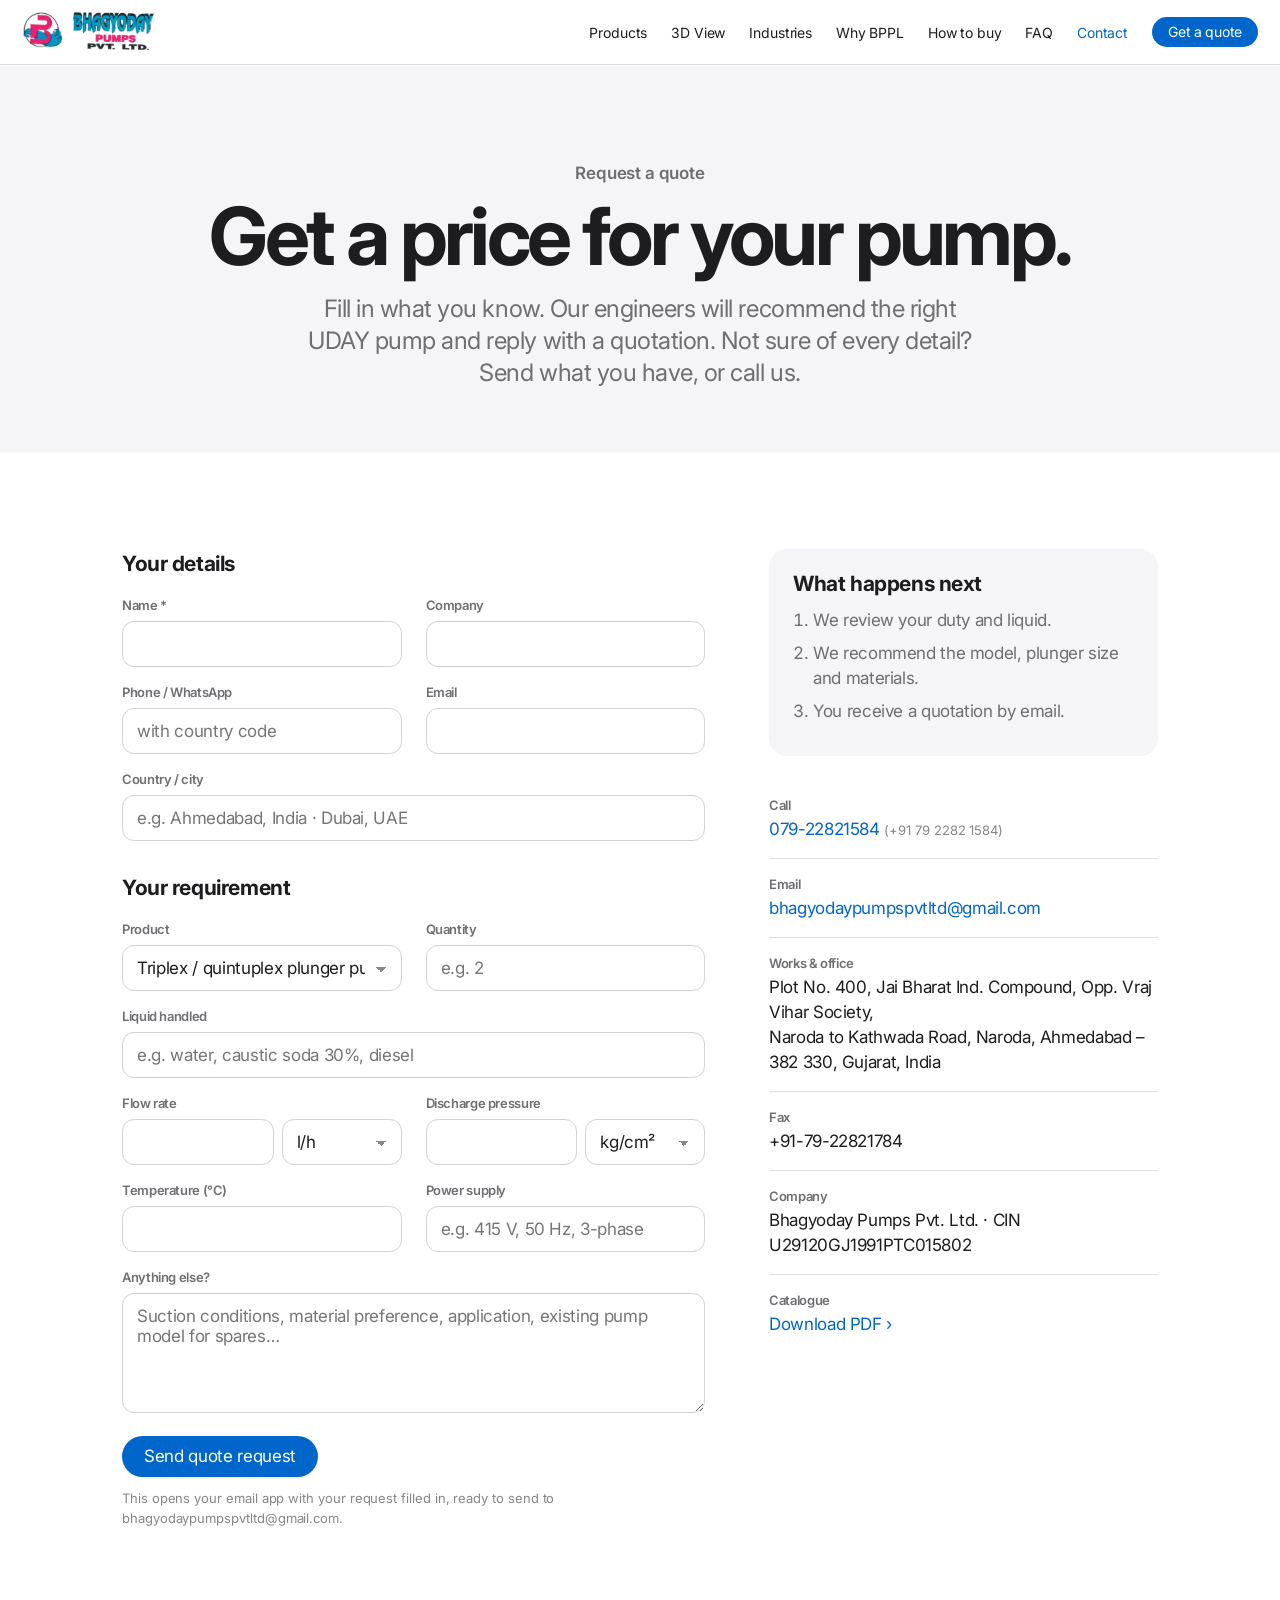
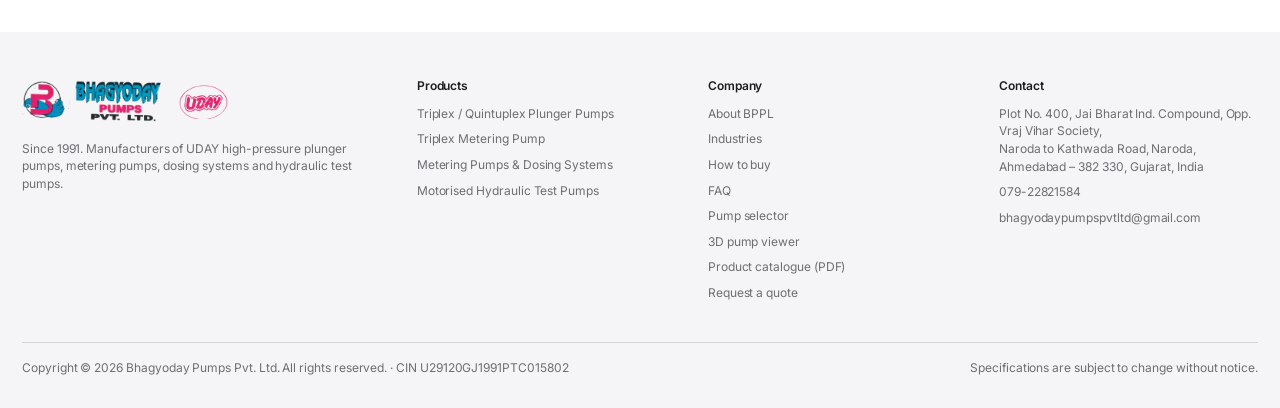
<file: contact.html>
<!doctype html>
<html lang="en"><head>
<meta charset="utf-8"><meta name="viewport" content="width=device-width,initial-scale=1">
<title>Request a Quote | Bhagyoday Pumps Pvt. Ltd., Ahmedabad, India</title>
<meta name="description" content="Request a quotation for UDAY triplex plunger pumps, dosing pumps, hydraulic test pumps or spares from Bhagyoday Pumps Pvt. Ltd., Ahmedabad, India.">
<meta property="og:title" content="Request a Quote | Bhagyoday Pumps Pvt. Ltd., Ahmedabad, India"><meta property="og:description" content="Request a quotation for UDAY triplex plunger pumps, dosing pumps, hydraulic test pumps or spares from Bhagyoday Pumps Pvt. Ltd., Ahmedabad, India.">
<meta property="og:image" content="triplex_photo.jpg">
<link rel="icon" href="logo_uday.png">
<link rel="preconnect" href="https://fonts.googleapis.com"><link rel="preconnect" href="https://fonts.gstatic.com" crossorigin>
<link href="https://fonts.googleapis.com/css2?family=Inter:wght@400;600;700&display=swap" rel="stylesheet">
<link rel="stylesheet" href="styles.css?v=202610020043">
<script>document.documentElement.classList.add("js")</script>
</head><body>
<nav class="nav" aria-label="Main"><div class="in">
<a class="brand" href="index.html" aria-label="Bhagyoday Pumps Pvt. Ltd. home"><img src="logo_bppl.png" alt="Bhagyoday Pumps Pvt. Ltd." width="134" height="42"></a>
<button class="menu-btn" aria-label="Menu" aria-expanded="false" aria-controls="menu"><svg width="22" height="22" viewBox="0 0 24 24" fill="none" stroke="currentColor" stroke-width="1.8" stroke-linecap="round"><path d="M4 8h16M4 16h16"/></svg></button>
<ul id="menu"><li><a href="index.html#products">Products</a></li><li><a href="3d-view.html">3D View</a></li><li><a href="index.html#industries">Industries</a></li><li><a href="index.html#why">Why BPPL</a></li><li><a href="index.html#how">How to buy</a></li><li><a href="index.html#faq">FAQ</a></li><li><a href="contact.html" aria-current=page>Contact</a></li></ul>
<a class="btn cta-desk" href="contact.html">Get a quote</a>
</div></nav>
<main>
<section class="hero" style="padding-bottom:64px"><div class="wrap">
  <p class="eyebrow">Request a quote</p><h1 class="display">Get a price for your pump.</h1>
  <p class="lead">Fill in what you know. Our engineers will recommend the right UDAY pump and reply with a quotation.
  Not sure of every detail? Send what you have, or call us.</p>
</div></section>
<section class="pad"><div class="wrap"><div class="split top quote">
  <form class="form reveal" id="enq" novalidate>
    <p class="fgroup full">Your details</p>
    <div><label class="f" for="name">Name *</label><input class="input" id="name" required autocomplete="name"></div>
    <div><label class="f" for="company">Company</label><input class="input" id="company" autocomplete="organization"></div>
    <div><label class="f" for="phone">Phone / WhatsApp</label><input class="input" id="phone" type="tel" autocomplete="tel" placeholder="with country code"></div>
    <div><label class="f" for="email">Email</label><input class="input" id="email" type="email" autocomplete="email"></div>
    <div class="full"><label class="f" for="country">Country / city</label><input class="input" id="country" autocomplete="country-name" placeholder="e.g. Ahmedabad, India · Dubai, UAE"></div>
    <p class="fgroup full">Your requirement</p>
    <div><label class="f" for="product">Product</label><select class="input" id="product">
      <option value="triplex">Triplex / quintuplex plunger pump</option><option value="metering">Metering / dosing pump</option>
      <option value="triplex-metering">Triplex metering pump</option><option value="test-pump">Hydraulic test pump</option>
      <option value="system">Packaged dosing system</option><option value="spares">Spare parts / service</option>
      <option value="other">Not sure, please advise</option></select></div>
    <div><label class="f" for="qty">Quantity</label><input class="input" id="qty" inputmode="numeric" placeholder="e.g. 2"></div>
    <div class="full"><label class="f" for="liquid">Liquid handled</label><input class="input" id="liquid" placeholder="e.g. water, caustic soda 30%, diesel"></div>
    <div><label class="f" for="flow">Flow rate</label><div class="unit-row"><input class="input" id="flow" inputmode="decimal">
      <select class="input" id="flowu" aria-label="Flow unit"><option>l/h</option><option>l/min</option><option>m³/h</option><option>US GPM</option></select></div></div>
    <div><label class="f" for="press">Discharge pressure</label><div class="unit-row"><input class="input" id="press" inputmode="decimal">
      <select class="input" id="pressu" aria-label="Pressure unit"><option>kg/cm²</option><option>bar</option><option>psi</option></select></div></div>
    <div><label class="f" for="temp">Temperature (°C)</label><input class="input" id="temp" inputmode="decimal"></div>
    <div><label class="f" for="power">Power supply</label><input class="input" id="power" placeholder="e.g. 415 V, 50 Hz, 3-phase"></div>
    <div class="full"><label class="f" for="msg">Anything else?</label><textarea class="input" id="msg" placeholder="Suction conditions, material preference, application, existing pump model for spares…"></textarea></div>
    <div class="full"><button class="btn" type="submit">Send quote request</button>
    <p class="small" style="margin-top:12px">This opens your email app with your request filled in, ready to send to bhagyodaypumpspvtltd@gmail.com.</p>
    <p class="small" id="err" role="alert" style="color:#d70015;margin-top:8px"></p></div>
  </form>
  <aside class="reveal">
    <div class="card side"><h3>What happens next</h3>
      <ol class="mini-steps"><li>We review your duty and liquid.</li><li>We recommend the model, plunger size and materials.</li><li>You receive a quotation by email.</li></ol></div>
    <ul class="contact-list" style="margin-top:24px">
      <li><span class="k">Call</span><a href="tel:+917922821584">079-22821584</a> <span class="small">(+91 79 2282 1584)</span></li>
      <li><span class="k">Email</span><a href="mailto:bhagyodaypumpspvtltd@gmail.com">bhagyodaypumpspvtltd@gmail.com</a></li>
      <li><span class="k">Works &amp; office</span>Plot No. 400, Jai Bharat Ind. Compound, Opp. Vraj Vihar Society,<br>Naroda to Kathwada Road, Naroda, Ahmedabad – 382 330, Gujarat, India</li>
      <li><span class="k">Fax</span>+91-79-22821784</li>
      <li><span class="k">Company</span>Bhagyoday Pumps Pvt. Ltd. · CIN U29120GJ1991PTC015802</li>
      <li><span class="k">Catalogue</span><a class="link" href="BPPL-Product-Catalogue.pdf" download>Download PDF</a></li>
    </ul>
  </aside>
</div></div></section>
</main>
<footer class="site"><div class="wrap-wide">
<div class="cols">
  <div><div class="logos"><img src="logo_bppl.png" alt="Bhagyoday Pumps Pvt. Ltd."><img src="logo_uday.png" alt="UDAY"></div>
  <p>Since 1991. Manufacturers of UDAY high-pressure plunger pumps, metering pumps, dosing systems and hydraulic test pumps.</p></div>
  <div><h4>Products</h4><ul><li><a href="triplex-plunger-pumps.html">Triplex / Quintuplex Plunger Pumps</a></li><li><a href="triplex-metering-pump.html">Triplex Metering Pump</a></li><li><a href="metering-pumps.html">Metering Pumps & Dosing Systems</a></li><li><a href="hydraulic-test-pumps.html">Motorised Hydraulic Test Pumps</a></li></ul></div>
  <div><h4>Company</h4><ul><li><a href="index.html#about">About BPPL</a></li><li><a href="index.html#industries">Industries</a></li><li><a href="index.html#how">How to buy</a></li><li><a href="index.html#faq">FAQ</a></li><li><a href="index.html#selector">Pump selector</a></li><li><a href="3d-view.html">3D pump viewer</a></li>
  <li><a href="BPPL-Product-Catalogue.pdf" download>Product catalogue (PDF)</a></li><li><a href="contact.html">Request a quote</a></li></ul></div>
  <div><h4>Contact</h4><ul><li>Plot No. 400, Jai Bharat Ind. Compound, Opp. Vraj Vihar Society,<br>Naroda to Kathwada Road, Naroda, Ahmedabad – 382 330, Gujarat, India</li><li><a href="tel:+917922821584">079-22821584</a></li>
  <li><a href="mailto:bhagyodaypumpspvtltd@gmail.com">bhagyodaypumpspvtltd@gmail.com</a></li></ul></div>
</div>
<div class="base"><span>Copyright © <span id="yr">2026</span> Bhagyoday Pumps Pvt. Ltd. All rights reserved. · CIN U29120GJ1991PTC015802</span><span>Specifications are subject to change without notice.</span></div>
</div></footer>
<div class="mbar" role="navigation" aria-label="Quick contact"><a href="tel:+917922821584">Call</a><a href="mailto:bhagyodaypumpspvtltd@gmail.com">Email</a><a class="btn" href="contact.html">Get a quote</a></div>
<script>
(function(){
  var b=document.querySelector('.menu-btn'),m=document.getElementById('menu');
  if(b){b.addEventListener('click',function(){var o=m.classList.toggle('open');b.setAttribute('aria-expanded',o)})}
  var y=document.getElementById('yr'); if(y) y.textContent=new Date().getFullYear();
  var els=document.querySelectorAll('.reveal');
  if('IntersectionObserver' in window){var io=new IntersectionObserver(function(es){es.forEach(function(e){if(e.isIntersecting){e.target.classList.add('in');io.unobserve(e.target)}})},{rootMargin:'0px 0px -8% 0px'});els.forEach(function(e){io.observe(e)})}
  else els.forEach(function(e){e.classList.add('in')});
  document.querySelectorAll('.seg[data-for]').forEach(function(seg){
    var tbl=document.getElementById(seg.dataset.for);
    seg.addEventListener('click',function(ev){var btn=ev.target.closest('button');if(!btn)return;
      seg.querySelectorAll('button').forEach(function(x){x.setAttribute('aria-pressed',x===btn)});
      var v=btn.dataset.model;tbl.querySelectorAll('tbody tr').forEach(function(r){r.hidden=!(v==='all'||r.dataset.model===v)})});
  });
})();
</script><script>
(function(){
  var sel=document.getElementById('product'),q=new URLSearchParams(location.search).get('product');
  if(q&&sel.querySelector('option[value="'+q+'"]'))sel.value=q;
  var ps=new URLSearchParams(location.search);
  if(ps.get('flow'))document.getElementById('flow').value=ps.get('flow').replace(/ l\/h$/,'');
  if(ps.get('press'))document.getElementById('press').value=ps.get('press');
  if(ps.get('model'))document.getElementById('msg').value='Selected in the 3D simulator: '+ps.get('model');
  document.getElementById('enq').addEventListener('submit',function(e){
    e.preventDefault();
    var v=function(id){return document.getElementById(id).value.trim()};
    if(!v('name')||(!v('phone')&&!v('email'))){document.getElementById('err').textContent='Please add your name and a phone number or email so we can reply.';return}
    document.getElementById('err').textContent='';
    var prod=sel.options[sel.selectedIndex].text;
    var lines=[['Name',v('name')],['Company',v('company')],['Phone / WhatsApp',v('phone')],['Email',v('email')],['Country / city',v('country')],
      ['Product',prod],['Quantity',v('qty')],['Liquid',v('liquid')],['Flow rate',v('flow')&&v('flow')+' '+v('flowu')],
      ['Discharge pressure',v('press')&&v('press')+' '+v('pressu')],['Temperature (°C)',v('temp')],['Power supply',v('power')],['',v('msg')]]
      .filter(function(l){return l[1]}).map(function(l){return l[0]?l[0]+': '+l[1]:'\n'+l[1]}).join('\n');
    location.href='mailto:bhagyodaypumpspvtltd@gmail.com?subject='+encodeURIComponent('Quote request: '+prod+(v('company')?' ('+v('company')+')':''))+'&body='+encodeURIComponent(lines);
  });
})();
</script>
</body></html>
</file>
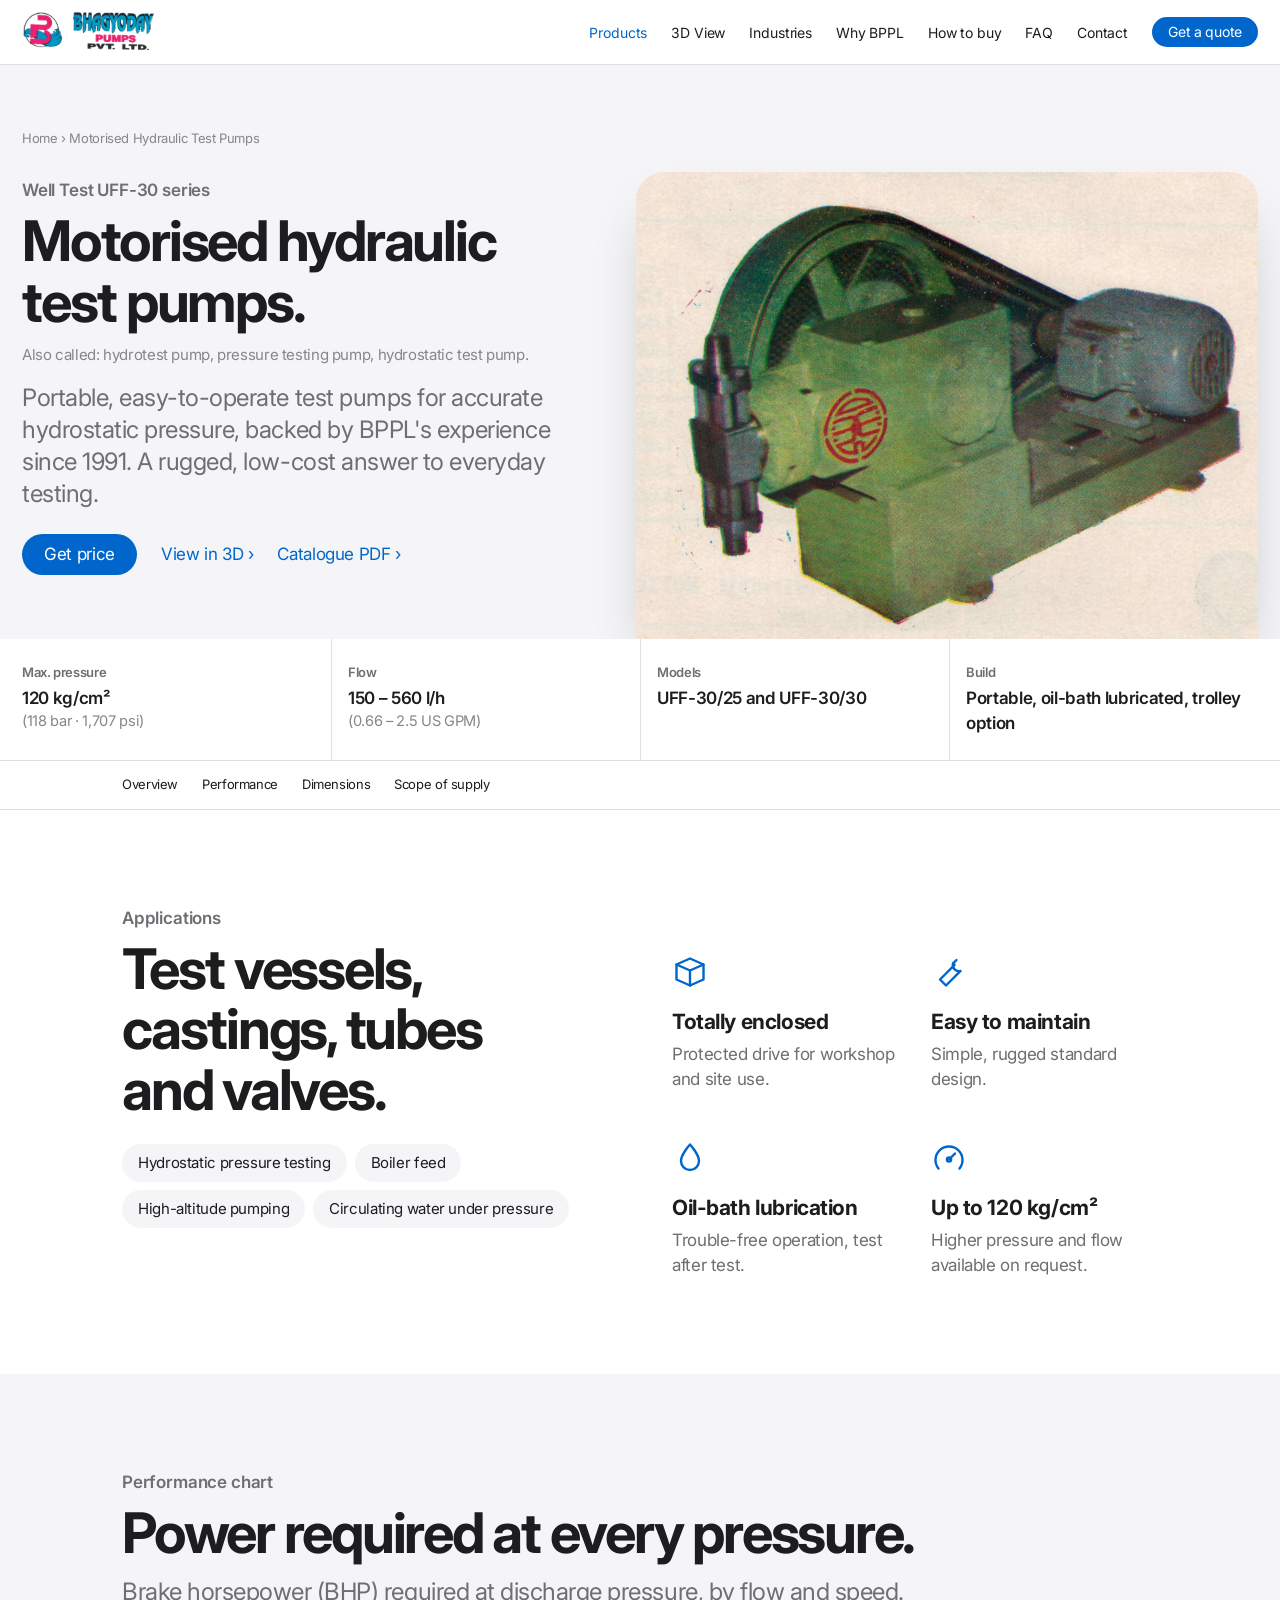
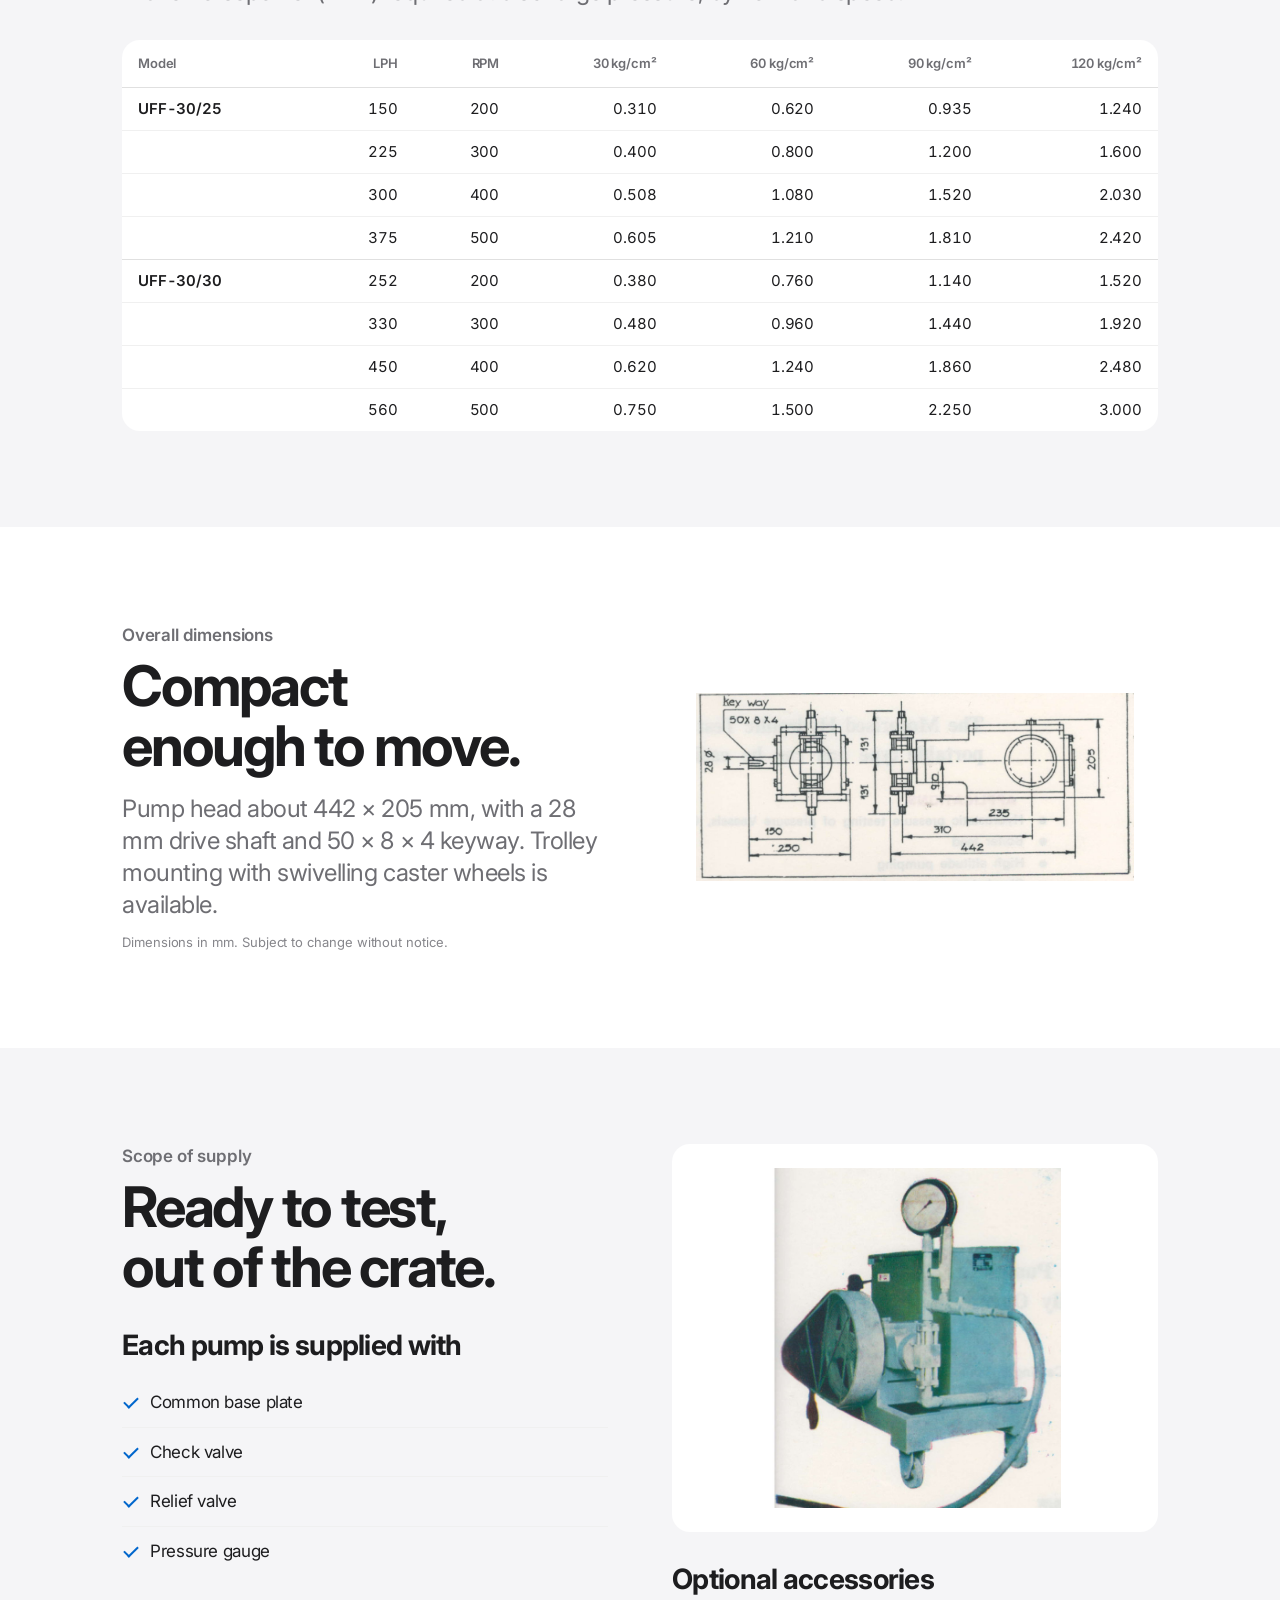
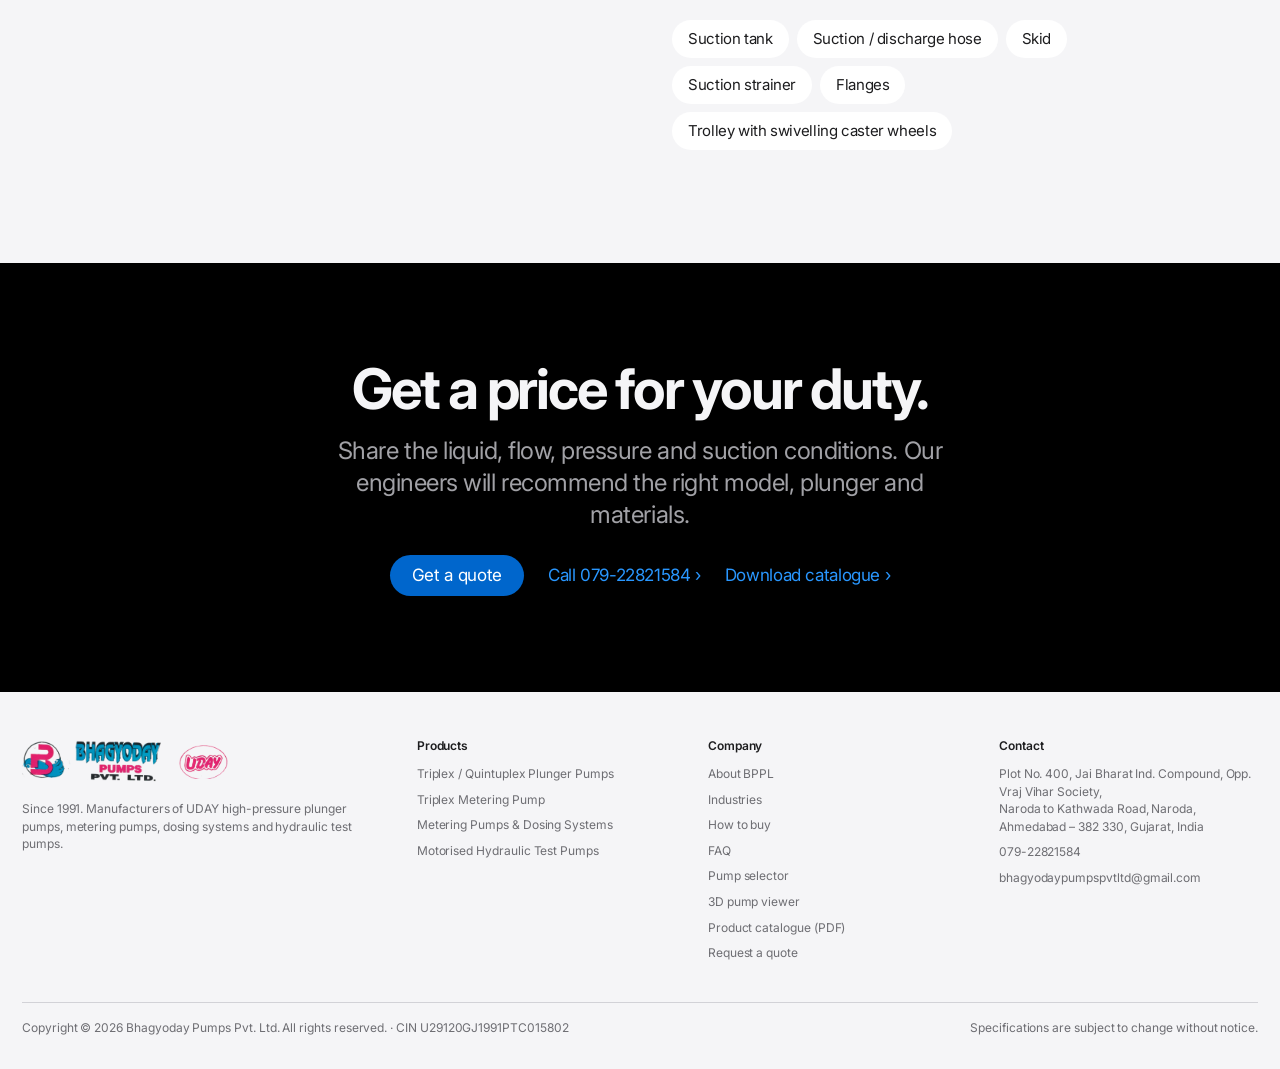
<file: hydraulic-test-pumps.html>
<!doctype html>
<html lang="en"><head>
<meta charset="utf-8"><meta name="viewport" content="width=device-width,initial-scale=1">
<title>Hydraulic Test Pump (Hydrotest Pump) Manufacturer | Bhagyoday Pumps, India</title>
<meta name="description" content="Well Test UFF-30 series portable motorised hydraulic test pumps for hydrostatic testing of vessels, castings, tubes and valves, up to 120 kg/cm².">
<meta property="og:title" content="Hydraulic Test Pump (Hydrotest Pump) Manufacturer | Bhagyoday Pumps, India"><meta property="og:description" content="Well Test UFF-30 series portable motorised hydraulic test pumps for hydrostatic testing of vessels, castings, tubes and valves, up to 120 kg/cm².">
<meta property="og:image" content="triplex_photo.jpg">
<link rel="icon" href="logo_uday.png">
<link rel="preconnect" href="https://fonts.googleapis.com"><link rel="preconnect" href="https://fonts.gstatic.com" crossorigin>
<link href="https://fonts.googleapis.com/css2?family=Inter:wght@400;600;700&display=swap" rel="stylesheet">
<link rel="stylesheet" href="styles.css?v=202610020043">
<script>document.documentElement.classList.add("js")</script>
</head><body>
<nav class="nav" aria-label="Main"><div class="in">
<a class="brand" href="index.html" aria-label="Bhagyoday Pumps Pvt. Ltd. home"><img src="logo_bppl.png" alt="Bhagyoday Pumps Pvt. Ltd." width="134" height="42"></a>
<button class="menu-btn" aria-label="Menu" aria-expanded="false" aria-controls="menu"><svg width="22" height="22" viewBox="0 0 24 24" fill="none" stroke="currentColor" stroke-width="1.8" stroke-linecap="round"><path d="M4 8h16M4 16h16"/></svg></button>
<ul id="menu"><li><a href="index.html#products" aria-current="page">Products</a></li><li><a href="3d-view.html">3D View</a></li><li><a href="index.html#industries">Industries</a></li><li><a href="index.html#why">Why BPPL</a></li><li><a href="index.html#how">How to buy</a></li><li><a href="index.html#faq">FAQ</a></li><li><a href="contact.html">Contact</a></li></ul>
<a class="btn cta-desk" href="contact.html">Get a quote</a>
</div></nav>
<main><section class="ph"><div class="wrap-wide">
<div class="crumbs"><a href="index.html">Home</a> › Motorised Hydraulic Test Pumps</div>
<div class="ph-grid">
  <div class="copy"><p class="eyebrow">Well Test UFF-30 series</p><h1 class="h1">Motorised hydraulic test pumps.</h1><p class="plain-name">Also called: hydrotest pump, pressure testing pump, hydrostatic test pump.</p><p class="lead" style="margin-top:16px">Portable, easy-to-operate test pumps for accurate hydrostatic pressure, backed by BPPL's experience since 1991. A rugged, low-cost answer to everyday testing.</p>
  <div class="ctas"><a class="btn" href="contact.html?product=test-pump">Get price</a><a class="link" href="3d-view.html#test-pump">View in 3D</a><a class="link" href="BPPL-Product-Catalogue.pdf" download>Catalogue PDF</a></div></div>
  <div class="img"><img src="hyd_photo.jpg" alt="UFF-30 motorised hydraulic test pump"></div>
</div></div></section>
<div class='glance'><div class='wrap-wide'><dl><div><dt>Max. pressure</dt><dd>120 kg/cm² <span class='conv'>(118 bar · 1,707 psi)</span></dd></div><div><dt>Flow</dt><dd>150 – 560 l/h <span class='conv'>(0.66 – 2.5 US GPM)</span></dd></div><div><dt>Models</dt><dd>UFF-30/25 and UFF-30/30</dd></div><div><dt>Build</dt><dd>Portable, oil-bath lubricated, trolley option</dd></div></dl></div></div><div class="subnav"><div class="in"><a href="#overview">Overview</a><a href="#performance">Performance</a><a href="#dimensions">Dimensions</a><a href="#supply">Scope of supply</a></div></div>
<section class="pad" id="overview"><div class="wrap">
  <div class="split top"><div class="reveal"><p class="eyebrow">Applications</p><h2 class="h1">Test vessels, castings, tubes and valves.</h2>
  <ul class="chips"><li>Hydrostatic pressure testing</li><li>Boiler feed</li><li>High-altitude pumping</li><li>Circulating water under pressure</li></ul></div>
  <div class="reveal"><div class="features two"><div class="reveal"><svg class="ico" viewBox="0 0 24 24" fill="none" stroke="currentColor" stroke-width="1.6" stroke-linecap="round" stroke-linejoin="round" aria-hidden="true"><path d="M3 7l9-4 9 4v10l-9 4-9-4z"/><path d="M3 7l9 4 9-4M12 11v10"/></svg><h3>Totally enclosed</h3><p>Protected drive for workshop and site use.</p></div><div class="reveal"><svg class="ico" viewBox="0 0 24 24" fill="none" stroke="currentColor" stroke-width="1.6" stroke-linecap="round" stroke-linejoin="round" aria-hidden="true"><path d="M14.7 6.3a4 4 0 0 0 5 5L13 18l-3 3-4-4 3-3 6.7-6.7z"/><path d="M14.7 6.3L17 4"/></svg><h3>Easy to maintain</h3><p>Simple, rugged standard design.</p></div><div class="reveal"><svg class="ico" viewBox="0 0 24 24" fill="none" stroke="currentColor" stroke-width="1.6" stroke-linecap="round" stroke-linejoin="round" aria-hidden="true"><path d="M12 3s6 6.5 6 11a6 6 0 0 1-12 0c0-4.5 6-11 6-11z"/></svg><h3>Oil-bath lubrication</h3><p>Trouble-free operation, test after test.</p></div><div class="reveal"><svg class="ico" viewBox="0 0 24 24" fill="none" stroke="currentColor" stroke-width="1.6" stroke-linecap="round" stroke-linejoin="round" aria-hidden="true"><path d="M5 19a9 9 0 1 1 14 0"/><path d="M12 13l4-4"/><circle cx="12" cy="13" r="1.4"/></svg><h3>Up to 120 kg/cm²</h3><p>Higher pressure and flow available on request.</p></div></div></div></div>
</div></section>

<section class="tile parch pad" id="performance"><div class="wrap">
  <p class="eyebrow">Performance chart</p><h2 class="h1">Power required at every pressure.</h2>
  <p class="lead" style="margin-top:12px">Brake horsepower (BHP) required at discharge pressure, by flow and speed.</p>
  <div class="table-wrap"><table class="spec"><thead><tr><th>Model</th><th class="r">LPH</th><th class="r">RPM</th>
  <th class="r">30 kg/cm²</th><th class="r">60 kg/cm²</th><th class="r">90 kg/cm²</th><th class="r">120 kg/cm²</th></tr></thead><tbody><tr class='grp'><td class='model'>UFF-30/25</td><td class='r'>150</td><td class='r'>200</td><td class='r'>0.310</td><td class='r'>0.620</td><td class='r'>0.935</td><td class='r'>1.240</td></tr><tr class=''><td class='model'></td><td class='r'>225</td><td class='r'>300</td><td class='r'>0.400</td><td class='r'>0.800</td><td class='r'>1.200</td><td class='r'>1.600</td></tr><tr class=''><td class='model'></td><td class='r'>300</td><td class='r'>400</td><td class='r'>0.508</td><td class='r'>1.080</td><td class='r'>1.520</td><td class='r'>2.030</td></tr><tr class=''><td class='model'></td><td class='r'>375</td><td class='r'>500</td><td class='r'>0.605</td><td class='r'>1.210</td><td class='r'>1.810</td><td class='r'>2.420</td></tr><tr class='grp'><td class='model'>UFF-30/30</td><td class='r'>252</td><td class='r'>200</td><td class='r'>0.380</td><td class='r'>0.760</td><td class='r'>1.140</td><td class='r'>1.520</td></tr><tr class=''><td class='model'></td><td class='r'>330</td><td class='r'>300</td><td class='r'>0.480</td><td class='r'>0.960</td><td class='r'>1.440</td><td class='r'>1.920</td></tr><tr class=''><td class='model'></td><td class='r'>450</td><td class='r'>400</td><td class='r'>0.620</td><td class='r'>1.240</td><td class='r'>1.860</td><td class='r'>2.480</td></tr><tr class=''><td class='model'></td><td class='r'>560</td><td class='r'>500</td><td class='r'>0.750</td><td class='r'>1.500</td><td class='r'>2.250</td><td class='r'>3.000</td></tr></tbody></table></div>
</div></section>

<section class="pad" id="dimensions"><div class="wrap"><div class="split">
  <div class="reveal"><p class="eyebrow">Overall dimensions</p><h2 class="h1">Compact enough to move.</h2>
  <p class="lead" style="margin-top:16px">Pump head about 442 × 205 mm, with a 28 mm drive shaft and 50 × 8 × 4 keyway. Trolley mounting with swivelling caster wheels is available.</p>
  <p class="small" style="margin-top:12px">Dimensions in mm. Subject to change without notice.</p></div>
  <figure class="figure reveal"><img src="hyd_dim.jpg" alt="UFF-30 overall dimensions drawing" loading="lazy"></figure>
</div></div></section>

<section class="tile parch pad" id="supply"><div class="wrap"><div class="split top">
  <div class="reveal"><p class="eyebrow">Scope of supply</p><h2 class="h1">Ready to test, out of the crate.</h2>
  <h3 class="h3" style="margin-top:32px">Each pump is supplied with</h3><ul class="ticks"><li>Common base plate</li><li>Check valve</li><li>Relief valve</li><li>Pressure gauge</li></ul></div>
  <div class="reveal"><figure class="figure"><img src="hyd_photo2.jpg" alt="UFF-30 test pump on trolley with gauge and tank" loading="lazy" style="max-height:340px"></figure>
  <h3 class="h3" style="margin-top:32px">Optional accessories</h3><ul class="chips"><li>Suction tank</li><li>Suction / discharge hose</li><li>Skid</li><li>Suction strainer</li><li>Flanges</li><li>Trolley with swivelling caster wheels</li></ul></div>
</div></div></section>
<section class="tile dark pad center"><div class="wrap reveal">
<h2 class="h1">Get a price for your duty.</h2>
<p class="lead" style="margin:16px auto 0;max-width:620px">Share the liquid, flow, pressure and suction conditions. Our engineers will recommend the right model, plunger and materials.</p>
<div class="ctas"><a class="btn" href="contact.html?product=test-pump">Get a quote</a><a class="link" href="tel:+917922821584">Call 079-22821584</a><a class="link" href="BPPL-Product-Catalogue.pdf" download>Download catalogue</a></div>
</div></section></main>
<footer class="site"><div class="wrap-wide">
<div class="cols">
  <div><div class="logos"><img src="logo_bppl.png" alt="Bhagyoday Pumps Pvt. Ltd."><img src="logo_uday.png" alt="UDAY"></div>
  <p>Since 1991. Manufacturers of UDAY high-pressure plunger pumps, metering pumps, dosing systems and hydraulic test pumps.</p></div>
  <div><h4>Products</h4><ul><li><a href="triplex-plunger-pumps.html">Triplex / Quintuplex Plunger Pumps</a></li><li><a href="triplex-metering-pump.html">Triplex Metering Pump</a></li><li><a href="metering-pumps.html">Metering Pumps & Dosing Systems</a></li><li><a href="hydraulic-test-pumps.html">Motorised Hydraulic Test Pumps</a></li></ul></div>
  <div><h4>Company</h4><ul><li><a href="index.html#about">About BPPL</a></li><li><a href="index.html#industries">Industries</a></li><li><a href="index.html#how">How to buy</a></li><li><a href="index.html#faq">FAQ</a></li><li><a href="index.html#selector">Pump selector</a></li><li><a href="3d-view.html">3D pump viewer</a></li>
  <li><a href="BPPL-Product-Catalogue.pdf" download>Product catalogue (PDF)</a></li><li><a href="contact.html">Request a quote</a></li></ul></div>
  <div><h4>Contact</h4><ul><li>Plot No. 400, Jai Bharat Ind. Compound, Opp. Vraj Vihar Society,<br>Naroda to Kathwada Road, Naroda, Ahmedabad – 382 330, Gujarat, India</li><li><a href="tel:+917922821584">079-22821584</a></li>
  <li><a href="mailto:bhagyodaypumpspvtltd@gmail.com">bhagyodaypumpspvtltd@gmail.com</a></li></ul></div>
</div>
<div class="base"><span>Copyright © <span id="yr">2026</span> Bhagyoday Pumps Pvt. Ltd. All rights reserved. · CIN U29120GJ1991PTC015802</span><span>Specifications are subject to change without notice.</span></div>
</div></footer>
<div class="mbar" role="navigation" aria-label="Quick contact"><a href="tel:+917922821584">Call</a><a href="mailto:bhagyodaypumpspvtltd@gmail.com">Email</a><a class="btn" href="contact.html">Get a quote</a></div>
<script>
(function(){
  var b=document.querySelector('.menu-btn'),m=document.getElementById('menu');
  if(b){b.addEventListener('click',function(){var o=m.classList.toggle('open');b.setAttribute('aria-expanded',o)})}
  var y=document.getElementById('yr'); if(y) y.textContent=new Date().getFullYear();
  var els=document.querySelectorAll('.reveal');
  if('IntersectionObserver' in window){var io=new IntersectionObserver(function(es){es.forEach(function(e){if(e.isIntersecting){e.target.classList.add('in');io.unobserve(e.target)}})},{rootMargin:'0px 0px -8% 0px'});els.forEach(function(e){io.observe(e)})}
  else els.forEach(function(e){e.classList.add('in')});
  document.querySelectorAll('.seg[data-for]').forEach(function(seg){
    var tbl=document.getElementById(seg.dataset.for);
    seg.addEventListener('click',function(ev){var btn=ev.target.closest('button');if(!btn)return;
      seg.querySelectorAll('button').forEach(function(x){x.setAttribute('aria-pressed',x===btn)});
      var v=btn.dataset.model;tbl.querySelectorAll('tbody tr').forEach(function(r){r.hidden=!(v==='all'||r.dataset.model===v)})});
  });
})();
</script>
</body></html>
</file>
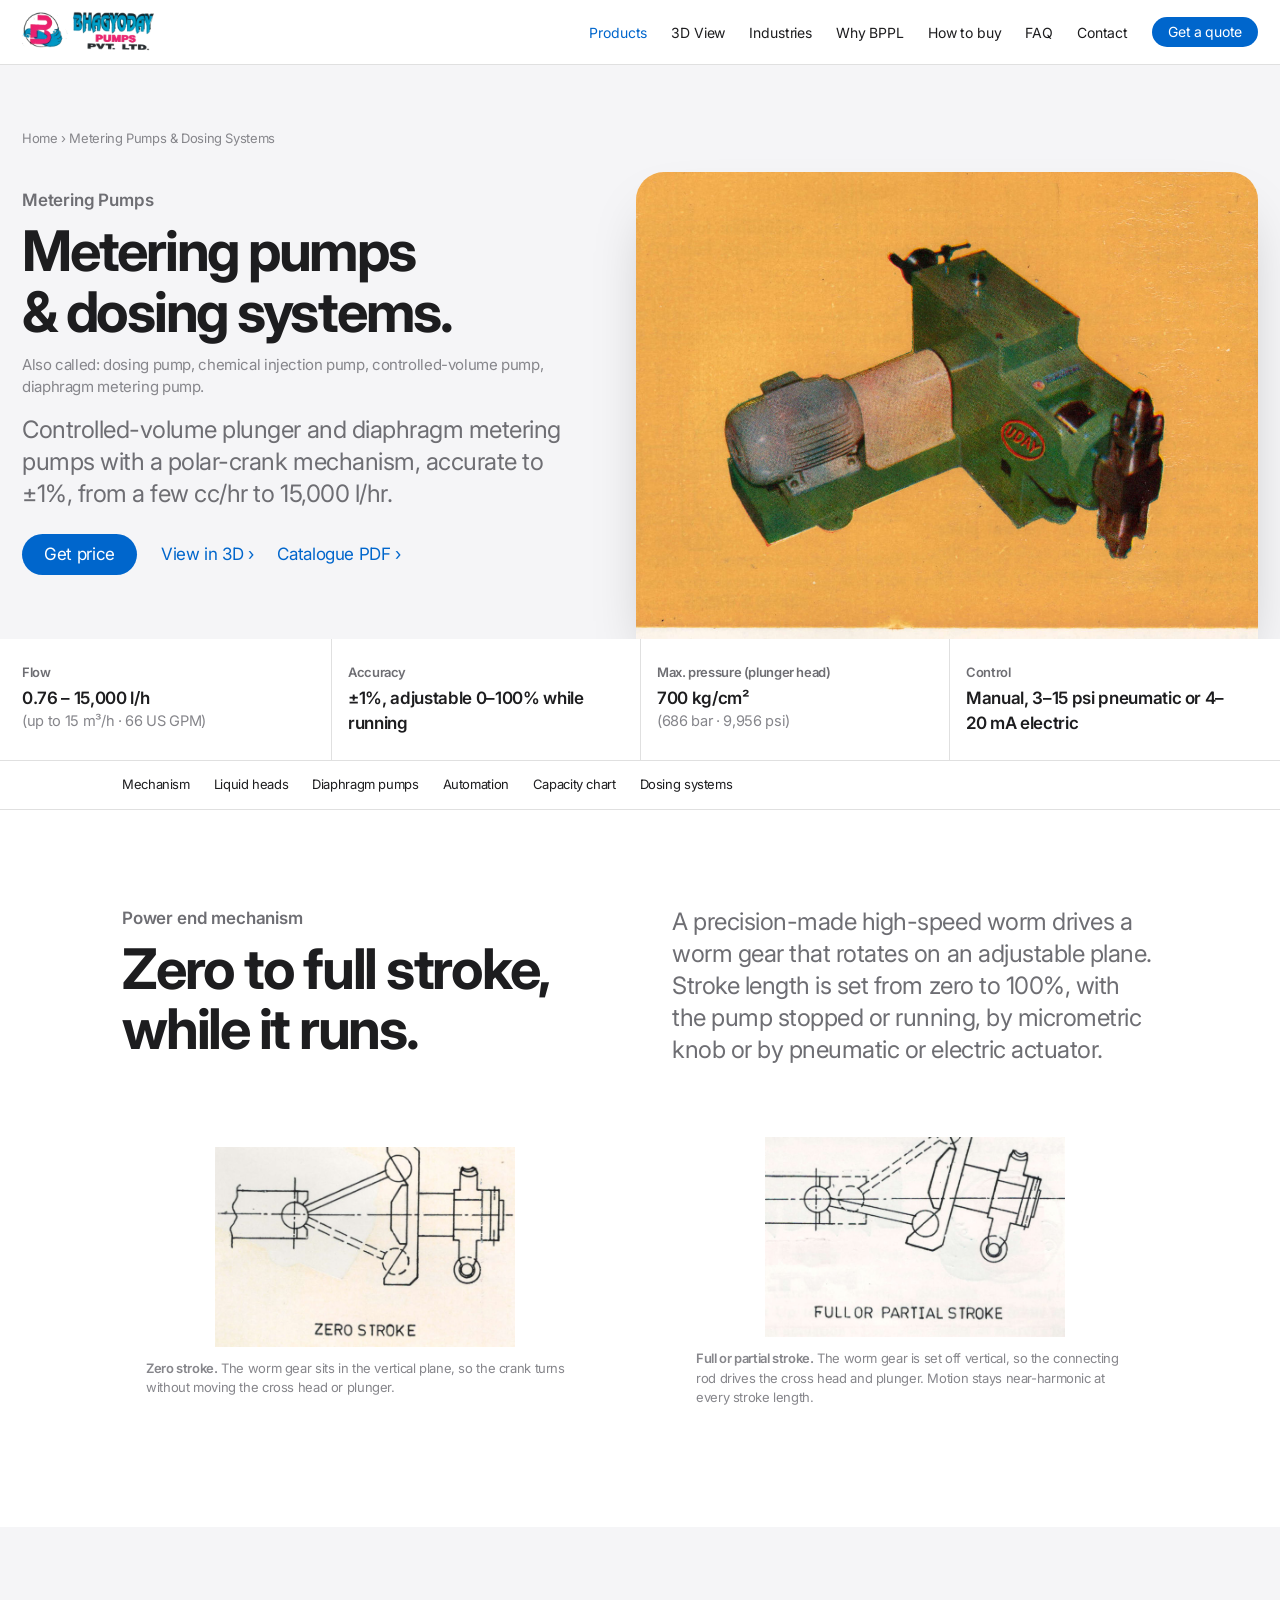
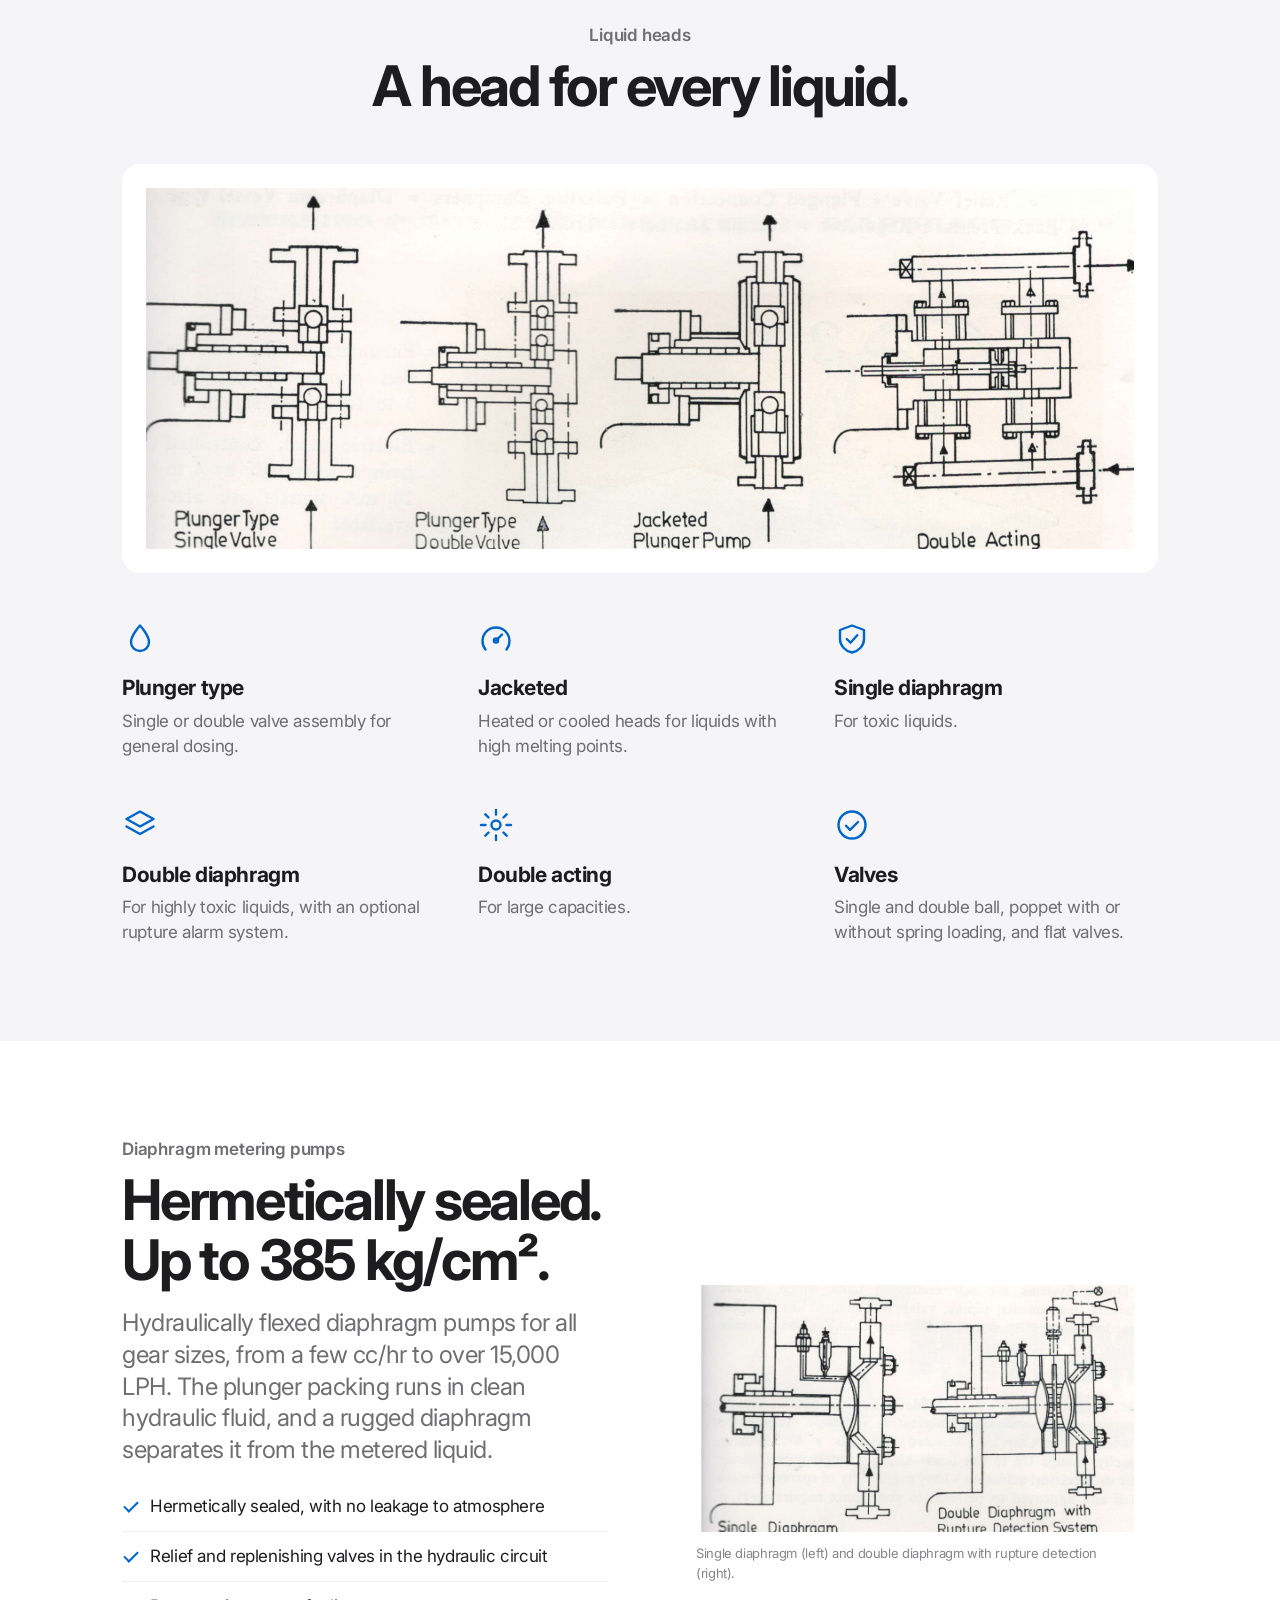
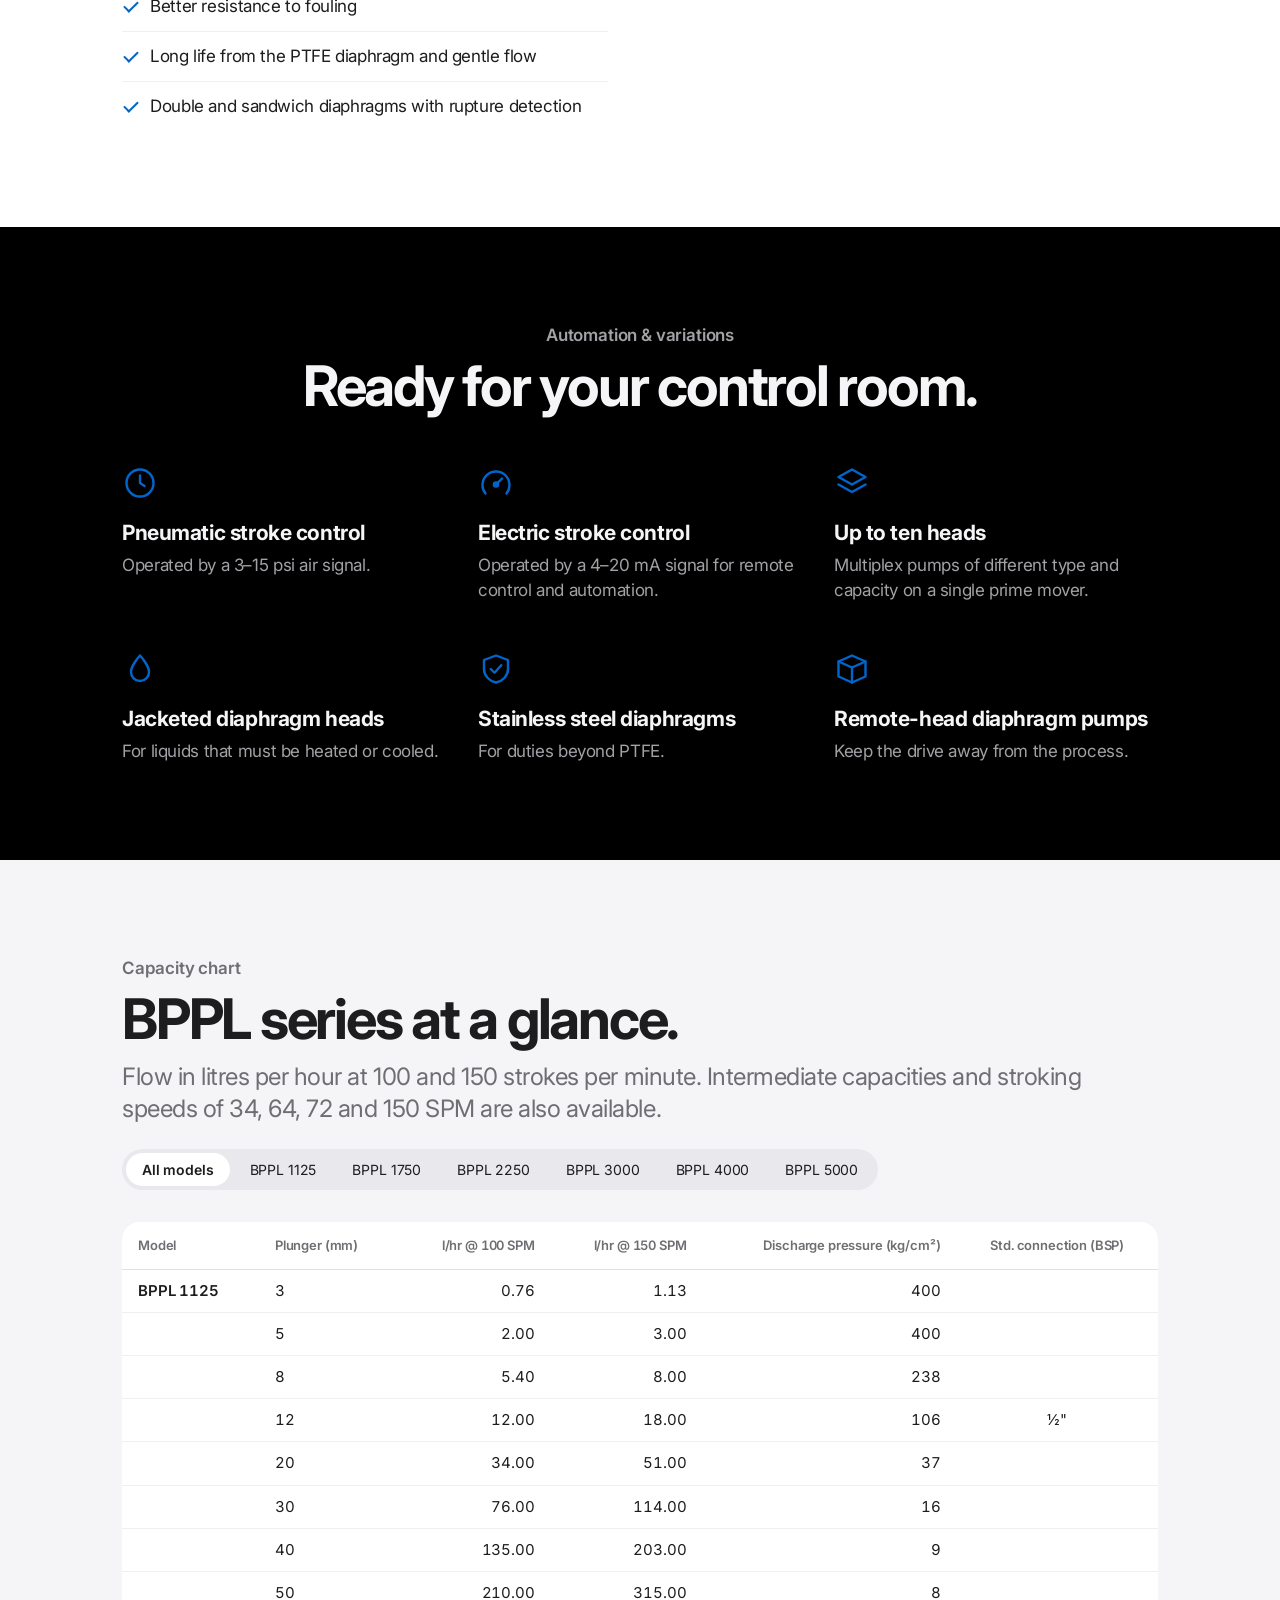
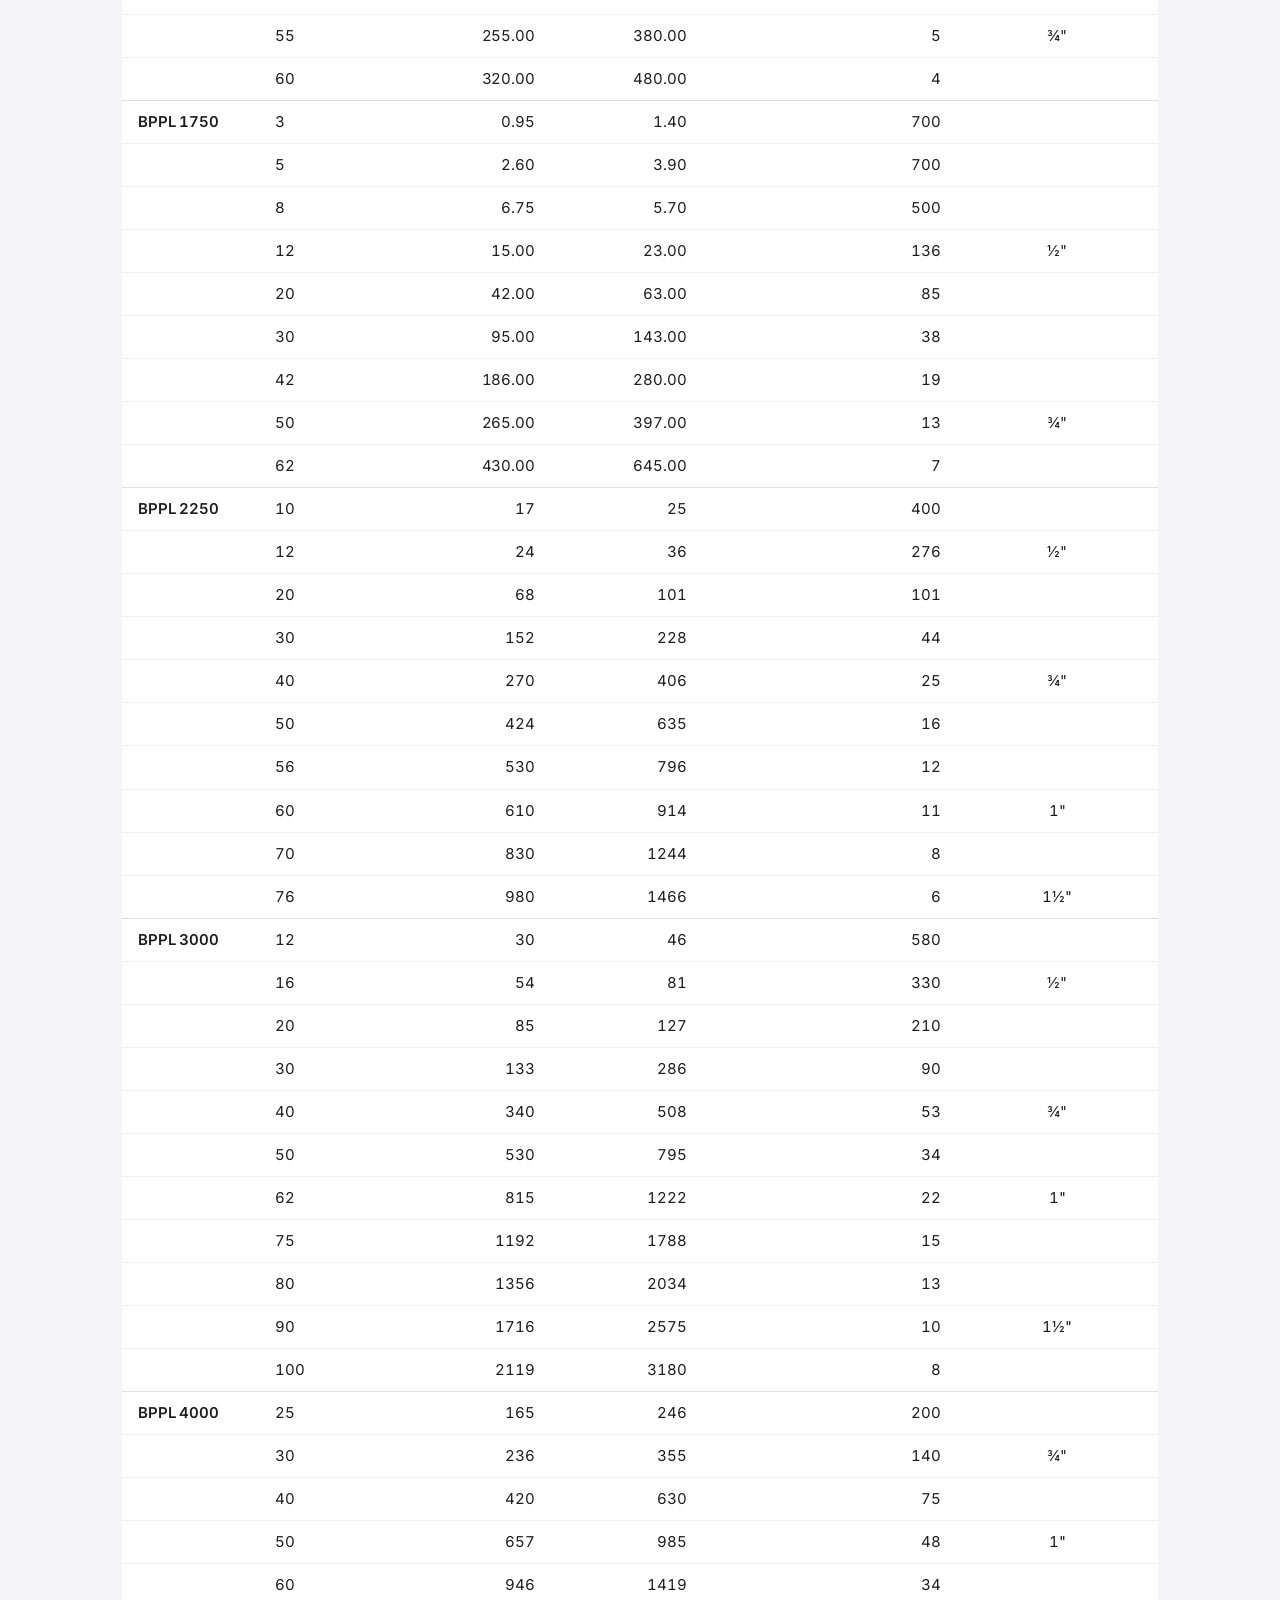
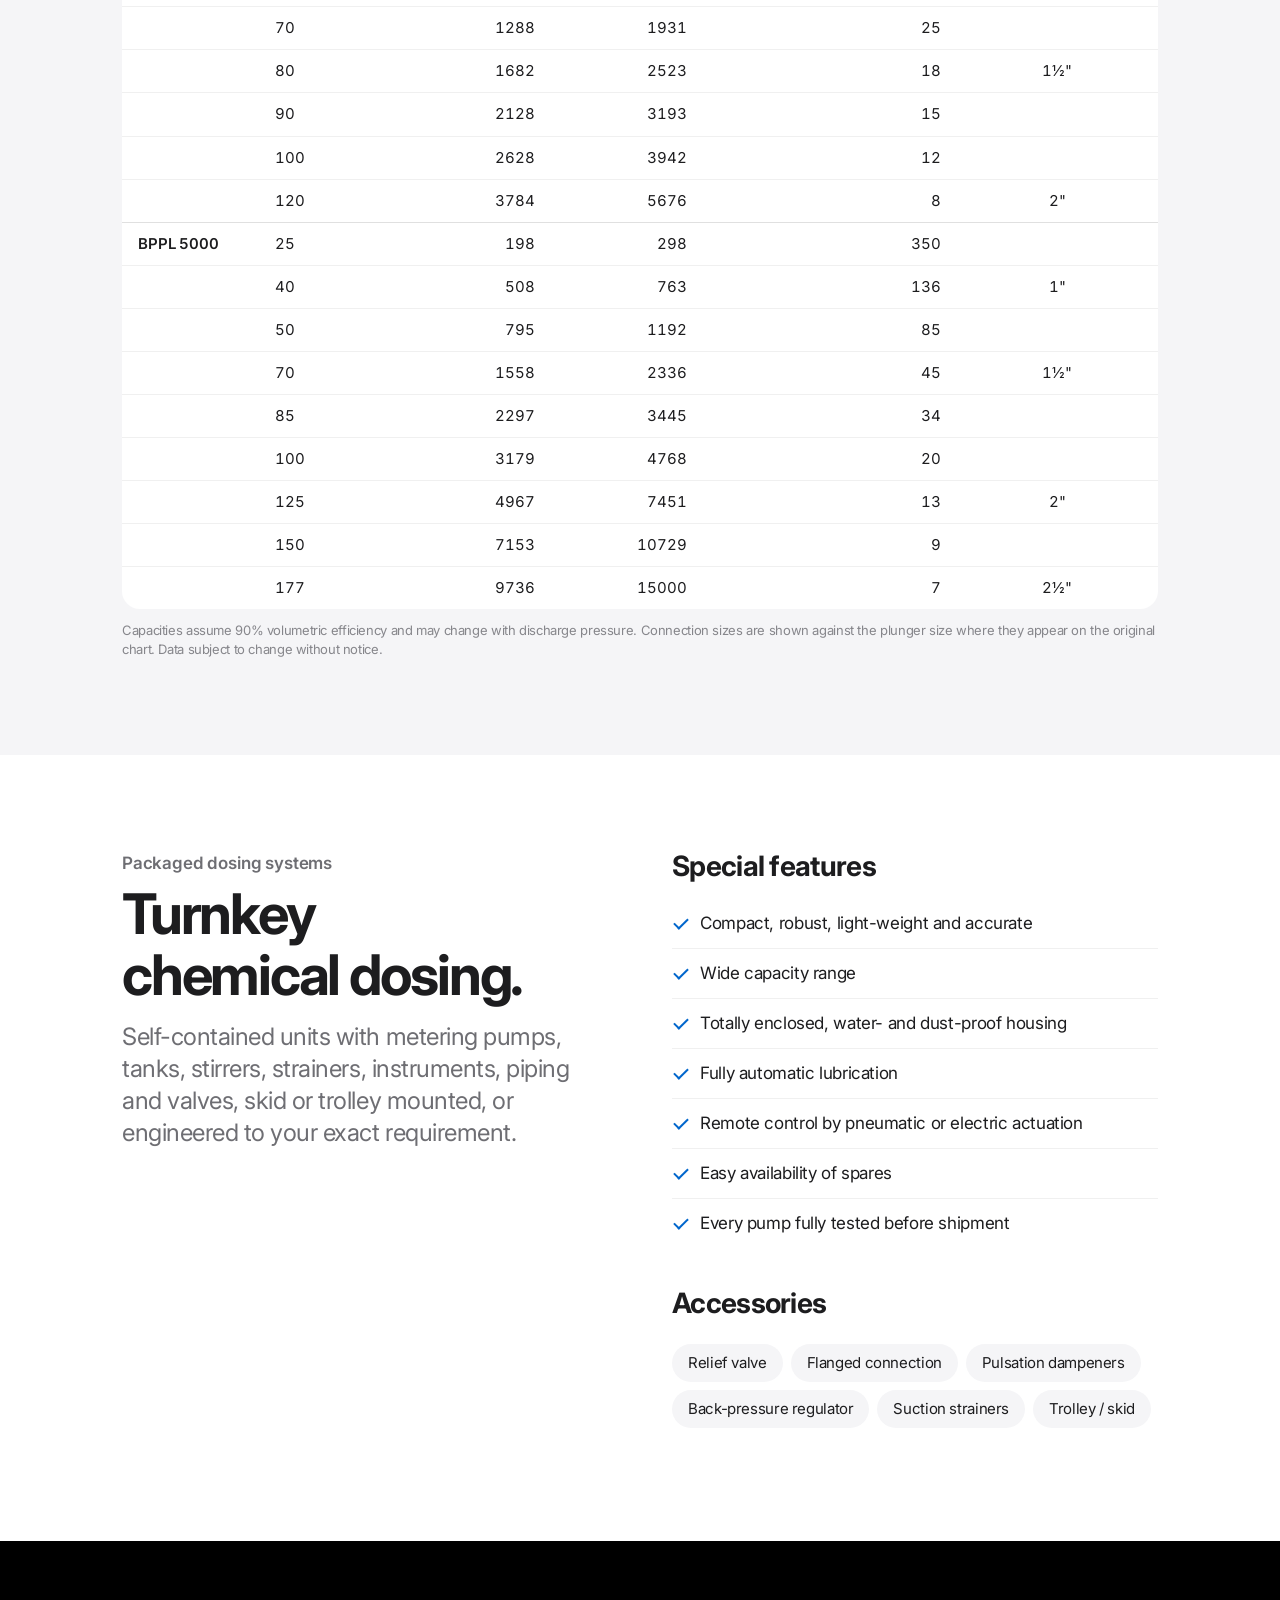
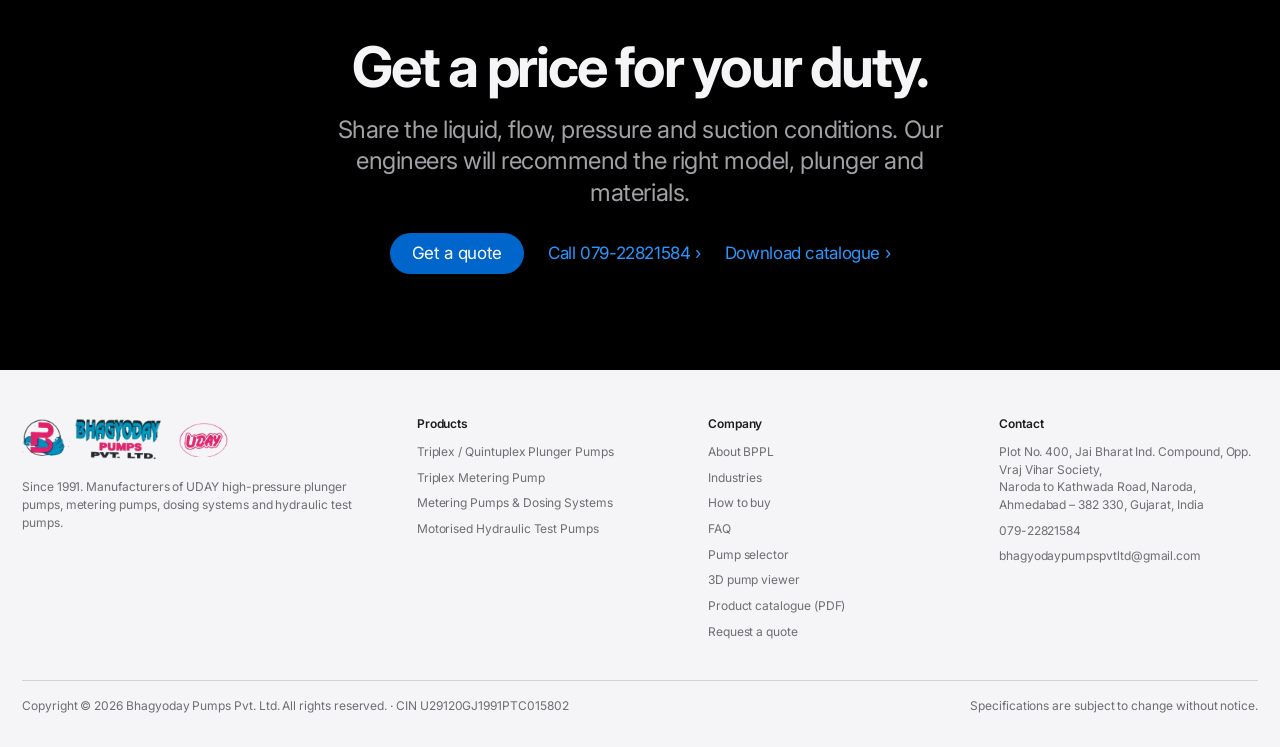
<file: metering-pumps.html>
<!doctype html>
<html lang="en"><head>
<meta charset="utf-8"><meta name="viewport" content="width=device-width,initial-scale=1">
<title>Metering / Dosing Pump Manufacturer | Bhagyoday Pumps, India</title>
<meta name="description" content="UDAY plunger and diaphragm metering pumps, 0–100% stroke adjustable, ±1% accuracy, up to 15,000 l/hr and 385 kg/cm². BPPL 1125–5000 capacity chart.">
<meta property="og:title" content="Metering / Dosing Pump Manufacturer | Bhagyoday Pumps, India"><meta property="og:description" content="UDAY plunger and diaphragm metering pumps, 0–100% stroke adjustable, ±1% accuracy, up to 15,000 l/hr and 385 kg/cm². BPPL 1125–5000 capacity chart.">
<meta property="og:image" content="triplex_photo.jpg">
<link rel="icon" href="logo_uday.png">
<link rel="preconnect" href="https://fonts.googleapis.com"><link rel="preconnect" href="https://fonts.gstatic.com" crossorigin>
<link href="https://fonts.googleapis.com/css2?family=Inter:wght@400;600;700&display=swap" rel="stylesheet">
<link rel="stylesheet" href="styles.css?v=202610020043">
<script>document.documentElement.classList.add("js")</script>
</head><body>
<nav class="nav" aria-label="Main"><div class="in">
<a class="brand" href="index.html" aria-label="Bhagyoday Pumps Pvt. Ltd. home"><img src="logo_bppl.png" alt="Bhagyoday Pumps Pvt. Ltd." width="134" height="42"></a>
<button class="menu-btn" aria-label="Menu" aria-expanded="false" aria-controls="menu"><svg width="22" height="22" viewBox="0 0 24 24" fill="none" stroke="currentColor" stroke-width="1.8" stroke-linecap="round"><path d="M4 8h16M4 16h16"/></svg></button>
<ul id="menu"><li><a href="index.html#products" aria-current="page">Products</a></li><li><a href="3d-view.html">3D View</a></li><li><a href="index.html#industries">Industries</a></li><li><a href="index.html#why">Why BPPL</a></li><li><a href="index.html#how">How to buy</a></li><li><a href="index.html#faq">FAQ</a></li><li><a href="contact.html">Contact</a></li></ul>
<a class="btn cta-desk" href="contact.html">Get a quote</a>
</div></nav>
<main><section class="ph"><div class="wrap-wide">
<div class="crumbs"><a href="index.html">Home</a> › Metering Pumps & Dosing Systems</div>
<div class="ph-grid">
  <div class="copy"><p class="eyebrow">Metering Pumps</p><h1 class="h1">Metering pumps &amp; dosing systems.</h1><p class="plain-name">Also called: dosing pump, chemical injection pump, controlled-volume pump, diaphragm metering pump.</p><p class="lead" style="margin-top:16px">Controlled-volume plunger and diaphragm metering pumps with a polar-crank mechanism, accurate to ±1%, from a few cc/hr to 15,000 l/hr.</p>
  <div class="ctas"><a class="btn" href="contact.html?product=metering">Get price</a><a class="link" href="3d-view.html#metering">View in 3D</a><a class="link" href="BPPL-Product-Catalogue.pdf" download>Catalogue PDF</a></div></div>
  <div class="img"><img src="metering_photo.jpg" alt="UDAY metering pump"></div>
</div></div></section>
<div class='glance'><div class='wrap-wide'><dl><div><dt>Flow</dt><dd>0.76 – 15,000 l/h <span class='conv'>(up to 15 m³/h · 66 US GPM)</span></dd></div><div><dt>Accuracy</dt><dd>±1%, adjustable 0–100% while running</dd></div><div><dt>Max. pressure (plunger head)</dt><dd>700 kg/cm² <span class='conv'>(686 bar · 9,956 psi)</span></dd></div><div><dt>Control</dt><dd>Manual, 3–15 psi pneumatic or 4–20 mA electric</dd></div></dl></div></div><div class="subnav"><div class="in"><a href="#mechanism">Mechanism</a><a href="#heads">Liquid heads</a><a href="#diaphragm">Diaphragm pumps</a><a href="#automation">Automation</a><a href="#capacity">Capacity chart</a><a href="#systems">Dosing systems</a></div></div>
<section class="pad" id="mechanism"><div class="wrap">
  <div class="split top"><div class="reveal"><p class="eyebrow">Power end mechanism</p><h2 class="h1">Zero to full stroke, while it runs.</h2></div>
  <div class="reveal"><p class="lead">A precision-made high-speed worm drives a worm gear that rotates on an adjustable plane. Stroke length is set from zero to 100%, with the pump stopped or running, by micrometric knob or by pneumatic or electric actuator.</p></div></div>
  <div class="split" style="margin-top:48px">
    <figure class="figure reveal"><img src="zero.jpg" alt="Zero stroke position" loading="lazy" style="max-height:200px"><figcaption><b>Zero stroke.</b> The worm gear sits in the vertical plane, so the crank turns without moving the cross head or plunger.</figcaption></figure>
    <figure class="figure reveal"><img src="full.jpg" alt="Full or partial stroke position" loading="lazy" style="max-height:200px"><figcaption><b>Full or partial stroke.</b> The worm gear is set off vertical, so the connecting rod drives the cross head and plunger. Motion stays near-harmonic at every stroke length.</figcaption></figure>
  </div>
</div></section>

<section class="tile parch pad" id="heads"><div class="wrap">
  <div class="center reveal"><p class="eyebrow">Liquid heads</p><h2 class="h1">A head for every liquid.</h2></div>
  <figure class="figure reveal" style="margin-top:48px"><img src="heads.jpg" alt="Liquid head types: plunger single valve, plunger double valve, jacketed, double acting" loading="lazy"></figure>
  <div class="features"><div class="reveal"><svg class="ico" viewBox="0 0 24 24" fill="none" stroke="currentColor" stroke-width="1.6" stroke-linecap="round" stroke-linejoin="round" aria-hidden="true"><path d="M12 3s6 6.5 6 11a6 6 0 0 1-12 0c0-4.5 6-11 6-11z"/></svg><h3>Plunger type</h3><p>Single or double valve assembly for general dosing.</p></div><div class="reveal"><svg class="ico" viewBox="0 0 24 24" fill="none" stroke="currentColor" stroke-width="1.6" stroke-linecap="round" stroke-linejoin="round" aria-hidden="true"><path d="M5 19a9 9 0 1 1 14 0"/><path d="M12 13l4-4"/><circle cx="12" cy="13" r="1.4"/></svg><h3>Jacketed</h3><p>Heated or cooled heads for liquids with high melting points.</p></div><div class="reveal"><svg class="ico" viewBox="0 0 24 24" fill="none" stroke="currentColor" stroke-width="1.6" stroke-linecap="round" stroke-linejoin="round" aria-hidden="true"><path d="M12 3l8 3v6c0 4.5-3.4 8-8 9-4.6-1-8-4.5-8-9V6z"/><path d="M8.5 12l2.5 2.5 4.5-5"/></svg><h3>Single diaphragm</h3><p>For toxic liquids.</p></div><div class="reveal"><svg class="ico" viewBox="0 0 24 24" fill="none" stroke="currentColor" stroke-width="1.6" stroke-linecap="round" stroke-linejoin="round" aria-hidden="true"><path d="M12 3l9 5-9 5-9-5z"/><path d="M3 13l9 5 9-5"/></svg><h3>Double diaphragm</h3><p>For highly toxic liquids, with an optional rupture alarm system.</p></div><div class="reveal"><svg class="ico" viewBox="0 0 24 24" fill="none" stroke="currentColor" stroke-width="1.6" stroke-linecap="round" stroke-linejoin="round" aria-hidden="true"><circle cx="12" cy="12" r="3"/><path d="M12 2v3M12 19v3M2 12h3M19 12h3M4.9 4.9l2.1 2.1M17 17l2.1 2.1M4.9 19.1L7 17M17 7l2.1-2.1"/></svg><h3>Double acting</h3><p>For large capacities.</p></div><div class="reveal"><svg class="ico" viewBox="0 0 24 24" fill="none" stroke="currentColor" stroke-width="1.6" stroke-linecap="round" stroke-linejoin="round" aria-hidden="true"><circle cx="12" cy="12" r="9"/><path d="M8 12.5l2.7 2.7L16 10"/></svg><h3>Valves</h3><p>Single and double ball, poppet with or without spring loading, and flat valves.</p></div></div>
</div></section>

<section class="pad" id="diaphragm"><div class="wrap"><div class="split">
  <div class="reveal"><p class="eyebrow">Diaphragm metering pumps</p><h2 class="h1">Hermetically sealed. Up to 385 kg/cm².</h2>
  <p class="lead" style="margin-top:16px">Hydraulically flexed diaphragm pumps for all gear sizes, from a few cc/hr to over 15,000 LPH. The plunger packing runs in clean hydraulic fluid, and a rugged diaphragm separates it from the metered liquid.</p>
  <ul class="ticks"><li>Hermetically sealed, with no leakage to atmosphere</li><li>Relief and replenishing valves in the hydraulic circuit</li><li>Better resistance to fouling</li><li>Long life from the PTFE diaphragm and gentle flow</li><li>Double and sandwich diaphragms with rupture detection</li></ul></div>
  <figure class="figure reveal"><img src="diaphragm.jpg" alt="Single and double diaphragm heads" loading="lazy"><figcaption>Single diaphragm (left) and double diaphragm with rupture detection (right).</figcaption></figure>
</div></div></section>

<section class="tile dark pad" id="automation"><div class="wrap">
  <div class="center reveal"><p class="eyebrow">Automation &amp; variations</p><h2 class="h1">Ready for your control room.</h2></div>
  <div class="features"><div class="reveal"><svg class="ico" viewBox="0 0 24 24" fill="none" stroke="currentColor" stroke-width="1.6" stroke-linecap="round" stroke-linejoin="round" aria-hidden="true"><circle cx="12" cy="12" r="9"/><path d="M12 7v5l3 2"/></svg><h3>Pneumatic stroke control</h3><p>Operated by a 3–15 psi air signal.</p></div><div class="reveal"><svg class="ico" viewBox="0 0 24 24" fill="none" stroke="currentColor" stroke-width="1.6" stroke-linecap="round" stroke-linejoin="round" aria-hidden="true"><path d="M5 19a9 9 0 1 1 14 0"/><path d="M12 13l4-4"/><circle cx="12" cy="13" r="1.4"/></svg><h3>Electric stroke control</h3><p>Operated by a 4–20 mA signal for remote control and automation.</p></div><div class="reveal"><svg class="ico" viewBox="0 0 24 24" fill="none" stroke="currentColor" stroke-width="1.6" stroke-linecap="round" stroke-linejoin="round" aria-hidden="true"><path d="M12 3l9 5-9 5-9-5z"/><path d="M3 13l9 5 9-5"/></svg><h3>Up to ten heads</h3><p>Multiplex pumps of different type and capacity on a single prime mover.</p></div><div class="reveal"><svg class="ico" viewBox="0 0 24 24" fill="none" stroke="currentColor" stroke-width="1.6" stroke-linecap="round" stroke-linejoin="round" aria-hidden="true"><path d="M12 3s6 6.5 6 11a6 6 0 0 1-12 0c0-4.5 6-11 6-11z"/></svg><h3>Jacketed diaphragm heads</h3><p>For liquids that must be heated or cooled.</p></div><div class="reveal"><svg class="ico" viewBox="0 0 24 24" fill="none" stroke="currentColor" stroke-width="1.6" stroke-linecap="round" stroke-linejoin="round" aria-hidden="true"><path d="M12 3l8 3v6c0 4.5-3.4 8-8 9-4.6-1-8-4.5-8-9V6z"/><path d="M8.5 12l2.5 2.5 4.5-5"/></svg><h3>Stainless steel diaphragms</h3><p>For duties beyond PTFE.</p></div><div class="reveal"><svg class="ico" viewBox="0 0 24 24" fill="none" stroke="currentColor" stroke-width="1.6" stroke-linecap="round" stroke-linejoin="round" aria-hidden="true"><path d="M3 7l9-4 9 4v10l-9 4-9-4z"/><path d="M3 7l9 4 9-4M12 11v10"/></svg><h3>Remote-head diaphragm pumps</h3><p>Keep the drive away from the process.</p></div></div>
</div></section>

<section class="tile parch pad" id="capacity"><div class="wrap">
  <p class="eyebrow">Capacity chart</p><h2 class="h1">BPPL series at a glance.</h2>
  <p class="lead" style="margin-top:12px">Flow in litres per hour at 100 and 150 strokes per minute. Intermediate capacities and stroking speeds of 34, 64, 72 and 150 SPM are also available.</p>
  <div class="seg" role="group" aria-label="Filter by model" data-for="mcap"><button type="button" data-model="all" aria-pressed="true">All models</button><button type="button" data-model="BPPL 1125" aria-pressed="false">BPPL 1125</button><button type="button" data-model="BPPL 1750" aria-pressed="false">BPPL 1750</button><button type="button" data-model="BPPL 2250" aria-pressed="false">BPPL 2250</button><button type="button" data-model="BPPL 3000" aria-pressed="false">BPPL 3000</button><button type="button" data-model="BPPL 4000" aria-pressed="false">BPPL 4000</button><button type="button" data-model="BPPL 5000" aria-pressed="false">BPPL 5000</button></div>
  <div class="table-wrap"><table class="spec" id="mcap"><thead><tr><th>Model</th><th>Plunger (mm)</th><th class="r">l/hr @ 100 SPM</th><th class="r">l/hr @ 150 SPM</th>
  <th class="r">Discharge pressure (kg/cm²)</th><th class="c">Std. connection (BSP)</th></tr></thead><tbody><tr data-model='BPPL 1125' class='grp'><td class='model'>BPPL 1125</td><td>3</td><td class='r'>0.76</td><td class='r'>1.13</td><td class='r'>400</td><td class='c'></td></tr><tr data-model='BPPL 1125' class=''><td class='model'></td><td>5</td><td class='r'>2.00</td><td class='r'>3.00</td><td class='r'>400</td><td class='c'></td></tr><tr data-model='BPPL 1125' class=''><td class='model'></td><td>8</td><td class='r'>5.40</td><td class='r'>8.00</td><td class='r'>238</td><td class='c'></td></tr><tr data-model='BPPL 1125' class=''><td class='model'></td><td>12</td><td class='r'>12.00</td><td class='r'>18.00</td><td class='r'>106</td><td class='c'>½"</td></tr><tr data-model='BPPL 1125' class=''><td class='model'></td><td>20</td><td class='r'>34.00</td><td class='r'>51.00</td><td class='r'>37</td><td class='c'></td></tr><tr data-model='BPPL 1125' class=''><td class='model'></td><td>30</td><td class='r'>76.00</td><td class='r'>114.00</td><td class='r'>16</td><td class='c'></td></tr><tr data-model='BPPL 1125' class=''><td class='model'></td><td>40</td><td class='r'>135.00</td><td class='r'>203.00</td><td class='r'>9</td><td class='c'></td></tr><tr data-model='BPPL 1125' class=''><td class='model'></td><td>50</td><td class='r'>210.00</td><td class='r'>315.00</td><td class='r'>8</td><td class='c'></td></tr><tr data-model='BPPL 1125' class=''><td class='model'></td><td>55</td><td class='r'>255.00</td><td class='r'>380.00</td><td class='r'>5</td><td class='c'>¾"</td></tr><tr data-model='BPPL 1125' class=''><td class='model'></td><td>60</td><td class='r'>320.00</td><td class='r'>480.00</td><td class='r'>4</td><td class='c'></td></tr><tr data-model='BPPL 1750' class='grp'><td class='model'>BPPL 1750</td><td>3</td><td class='r'>0.95</td><td class='r'>1.40</td><td class='r'>700</td><td class='c'></td></tr><tr data-model='BPPL 1750' class=''><td class='model'></td><td>5</td><td class='r'>2.60</td><td class='r'>3.90</td><td class='r'>700</td><td class='c'></td></tr><tr data-model='BPPL 1750' class=''><td class='model'></td><td>8</td><td class='r'>6.75</td><td class='r'>5.70</td><td class='r'>500</td><td class='c'></td></tr><tr data-model='BPPL 1750' class=''><td class='model'></td><td>12</td><td class='r'>15.00</td><td class='r'>23.00</td><td class='r'>136</td><td class='c'>½"</td></tr><tr data-model='BPPL 1750' class=''><td class='model'></td><td>20</td><td class='r'>42.00</td><td class='r'>63.00</td><td class='r'>85</td><td class='c'></td></tr><tr data-model='BPPL 1750' class=''><td class='model'></td><td>30</td><td class='r'>95.00</td><td class='r'>143.00</td><td class='r'>38</td><td class='c'></td></tr><tr data-model='BPPL 1750' class=''><td class='model'></td><td>42</td><td class='r'>186.00</td><td class='r'>280.00</td><td class='r'>19</td><td class='c'></td></tr><tr data-model='BPPL 1750' class=''><td class='model'></td><td>50</td><td class='r'>265.00</td><td class='r'>397.00</td><td class='r'>13</td><td class='c'>¾"</td></tr><tr data-model='BPPL 1750' class=''><td class='model'></td><td>62</td><td class='r'>430.00</td><td class='r'>645.00</td><td class='r'>7</td><td class='c'></td></tr><tr data-model='BPPL 2250' class='grp'><td class='model'>BPPL 2250</td><td>10</td><td class='r'>17</td><td class='r'>25</td><td class='r'>400</td><td class='c'></td></tr><tr data-model='BPPL 2250' class=''><td class='model'></td><td>12</td><td class='r'>24</td><td class='r'>36</td><td class='r'>276</td><td class='c'>½"</td></tr><tr data-model='BPPL 2250' class=''><td class='model'></td><td>20</td><td class='r'>68</td><td class='r'>101</td><td class='r'>101</td><td class='c'></td></tr><tr data-model='BPPL 2250' class=''><td class='model'></td><td>30</td><td class='r'>152</td><td class='r'>228</td><td class='r'>44</td><td class='c'></td></tr><tr data-model='BPPL 2250' class=''><td class='model'></td><td>40</td><td class='r'>270</td><td class='r'>406</td><td class='r'>25</td><td class='c'>¾"</td></tr><tr data-model='BPPL 2250' class=''><td class='model'></td><td>50</td><td class='r'>424</td><td class='r'>635</td><td class='r'>16</td><td class='c'></td></tr><tr data-model='BPPL 2250' class=''><td class='model'></td><td>56</td><td class='r'>530</td><td class='r'>796</td><td class='r'>12</td><td class='c'></td></tr><tr data-model='BPPL 2250' class=''><td class='model'></td><td>60</td><td class='r'>610</td><td class='r'>914</td><td class='r'>11</td><td class='c'>1"</td></tr><tr data-model='BPPL 2250' class=''><td class='model'></td><td>70</td><td class='r'>830</td><td class='r'>1244</td><td class='r'>8</td><td class='c'></td></tr><tr data-model='BPPL 2250' class=''><td class='model'></td><td>76</td><td class='r'>980</td><td class='r'>1466</td><td class='r'>6</td><td class='c'>1½"</td></tr><tr data-model='BPPL 3000' class='grp'><td class='model'>BPPL 3000</td><td>12</td><td class='r'>30</td><td class='r'>46</td><td class='r'>580</td><td class='c'></td></tr><tr data-model='BPPL 3000' class=''><td class='model'></td><td>16</td><td class='r'>54</td><td class='r'>81</td><td class='r'>330</td><td class='c'>½"</td></tr><tr data-model='BPPL 3000' class=''><td class='model'></td><td>20</td><td class='r'>85</td><td class='r'>127</td><td class='r'>210</td><td class='c'></td></tr><tr data-model='BPPL 3000' class=''><td class='model'></td><td>30</td><td class='r'>133</td><td class='r'>286</td><td class='r'>90</td><td class='c'></td></tr><tr data-model='BPPL 3000' class=''><td class='model'></td><td>40</td><td class='r'>340</td><td class='r'>508</td><td class='r'>53</td><td class='c'>¾"</td></tr><tr data-model='BPPL 3000' class=''><td class='model'></td><td>50</td><td class='r'>530</td><td class='r'>795</td><td class='r'>34</td><td class='c'></td></tr><tr data-model='BPPL 3000' class=''><td class='model'></td><td>62</td><td class='r'>815</td><td class='r'>1222</td><td class='r'>22</td><td class='c'>1"</td></tr><tr data-model='BPPL 3000' class=''><td class='model'></td><td>75</td><td class='r'>1192</td><td class='r'>1788</td><td class='r'>15</td><td class='c'></td></tr><tr data-model='BPPL 3000' class=''><td class='model'></td><td>80</td><td class='r'>1356</td><td class='r'>2034</td><td class='r'>13</td><td class='c'></td></tr><tr data-model='BPPL 3000' class=''><td class='model'></td><td>90</td><td class='r'>1716</td><td class='r'>2575</td><td class='r'>10</td><td class='c'>1½"</td></tr><tr data-model='BPPL 3000' class=''><td class='model'></td><td>100</td><td class='r'>2119</td><td class='r'>3180</td><td class='r'>8</td><td class='c'></td></tr><tr data-model='BPPL 4000' class='grp'><td class='model'>BPPL 4000</td><td>25</td><td class='r'>165</td><td class='r'>246</td><td class='r'>200</td><td class='c'></td></tr><tr data-model='BPPL 4000' class=''><td class='model'></td><td>30</td><td class='r'>236</td><td class='r'>355</td><td class='r'>140</td><td class='c'>¾"</td></tr><tr data-model='BPPL 4000' class=''><td class='model'></td><td>40</td><td class='r'>420</td><td class='r'>630</td><td class='r'>75</td><td class='c'></td></tr><tr data-model='BPPL 4000' class=''><td class='model'></td><td>50</td><td class='r'>657</td><td class='r'>985</td><td class='r'>48</td><td class='c'>1"</td></tr><tr data-model='BPPL 4000' class=''><td class='model'></td><td>60</td><td class='r'>946</td><td class='r'>1419</td><td class='r'>34</td><td class='c'></td></tr><tr data-model='BPPL 4000' class=''><td class='model'></td><td>70</td><td class='r'>1288</td><td class='r'>1931</td><td class='r'>25</td><td class='c'></td></tr><tr data-model='BPPL 4000' class=''><td class='model'></td><td>80</td><td class='r'>1682</td><td class='r'>2523</td><td class='r'>18</td><td class='c'>1½"</td></tr><tr data-model='BPPL 4000' class=''><td class='model'></td><td>90</td><td class='r'>2128</td><td class='r'>3193</td><td class='r'>15</td><td class='c'></td></tr><tr data-model='BPPL 4000' class=''><td class='model'></td><td>100</td><td class='r'>2628</td><td class='r'>3942</td><td class='r'>12</td><td class='c'></td></tr><tr data-model='BPPL 4000' class=''><td class='model'></td><td>120</td><td class='r'>3784</td><td class='r'>5676</td><td class='r'>8</td><td class='c'>2"</td></tr><tr data-model='BPPL 5000' class='grp'><td class='model'>BPPL 5000</td><td>25</td><td class='r'>198</td><td class='r'>298</td><td class='r'>350</td><td class='c'></td></tr><tr data-model='BPPL 5000' class=''><td class='model'></td><td>40</td><td class='r'>508</td><td class='r'>763</td><td class='r'>136</td><td class='c'>1"</td></tr><tr data-model='BPPL 5000' class=''><td class='model'></td><td>50</td><td class='r'>795</td><td class='r'>1192</td><td class='r'>85</td><td class='c'></td></tr><tr data-model='BPPL 5000' class=''><td class='model'></td><td>70</td><td class='r'>1558</td><td class='r'>2336</td><td class='r'>45</td><td class='c'>1½"</td></tr><tr data-model='BPPL 5000' class=''><td class='model'></td><td>85</td><td class='r'>2297</td><td class='r'>3445</td><td class='r'>34</td><td class='c'></td></tr><tr data-model='BPPL 5000' class=''><td class='model'></td><td>100</td><td class='r'>3179</td><td class='r'>4768</td><td class='r'>20</td><td class='c'></td></tr><tr data-model='BPPL 5000' class=''><td class='model'></td><td>125</td><td class='r'>4967</td><td class='r'>7451</td><td class='r'>13</td><td class='c'>2"</td></tr><tr data-model='BPPL 5000' class=''><td class='model'></td><td>150</td><td class='r'>7153</td><td class='r'>10729</td><td class='r'>9</td><td class='c'></td></tr><tr data-model='BPPL 5000' class=''><td class='model'></td><td>177</td><td class='r'>9736</td><td class='r'>15000</td><td class='r'>7</td><td class='c'>2½"</td></tr></tbody></table></div>
  <p class="table-note">Capacities assume 90% volumetric efficiency and may change with discharge pressure. Connection sizes are shown against the plunger size where they appear on the original chart. Data subject to change without notice.</p>
</div></section>

<section class="pad" id="systems"><div class="wrap"><div class="split top">
  <div class="reveal"><p class="eyebrow">Packaged dosing systems</p><h2 class="h1">Turnkey chemical dosing.</h2>
  <p class="lead" style="margin-top:16px">Self-contained units with metering pumps, tanks, stirrers, strainers, instruments, piping and valves, skid or trolley mounted, or engineered to your exact requirement.</p></div>
  <div class="reveal"><h3 class="h3">Special features</h3><ul class="ticks"><li>Compact, robust, light-weight and accurate</li><li>Wide capacity range</li><li>Totally enclosed, water- and dust-proof housing</li><li>Fully automatic lubrication</li><li>Remote control by pneumatic or electric actuation</li><li>Easy availability of spares</li><li>Every pump fully tested before shipment</li></ul>
  <h3 class="h3" style="margin-top:40px">Accessories</h3><ul class="chips"><li>Relief valve</li><li>Flanged connection</li><li>Pulsation dampeners</li><li>Back-pressure regulator</li><li>Suction strainers</li><li>Trolley / skid</li></ul></div>
</div></div></section>
<section class="tile dark pad center"><div class="wrap reveal">
<h2 class="h1">Get a price for your duty.</h2>
<p class="lead" style="margin:16px auto 0;max-width:620px">Share the liquid, flow, pressure and suction conditions. Our engineers will recommend the right model, plunger and materials.</p>
<div class="ctas"><a class="btn" href="contact.html?product=metering">Get a quote</a><a class="link" href="tel:+917922821584">Call 079-22821584</a><a class="link" href="BPPL-Product-Catalogue.pdf" download>Download catalogue</a></div>
</div></section></main>
<footer class="site"><div class="wrap-wide">
<div class="cols">
  <div><div class="logos"><img src="logo_bppl.png" alt="Bhagyoday Pumps Pvt. Ltd."><img src="logo_uday.png" alt="UDAY"></div>
  <p>Since 1991. Manufacturers of UDAY high-pressure plunger pumps, metering pumps, dosing systems and hydraulic test pumps.</p></div>
  <div><h4>Products</h4><ul><li><a href="triplex-plunger-pumps.html">Triplex / Quintuplex Plunger Pumps</a></li><li><a href="triplex-metering-pump.html">Triplex Metering Pump</a></li><li><a href="metering-pumps.html">Metering Pumps & Dosing Systems</a></li><li><a href="hydraulic-test-pumps.html">Motorised Hydraulic Test Pumps</a></li></ul></div>
  <div><h4>Company</h4><ul><li><a href="index.html#about">About BPPL</a></li><li><a href="index.html#industries">Industries</a></li><li><a href="index.html#how">How to buy</a></li><li><a href="index.html#faq">FAQ</a></li><li><a href="index.html#selector">Pump selector</a></li><li><a href="3d-view.html">3D pump viewer</a></li>
  <li><a href="BPPL-Product-Catalogue.pdf" download>Product catalogue (PDF)</a></li><li><a href="contact.html">Request a quote</a></li></ul></div>
  <div><h4>Contact</h4><ul><li>Plot No. 400, Jai Bharat Ind. Compound, Opp. Vraj Vihar Society,<br>Naroda to Kathwada Road, Naroda, Ahmedabad – 382 330, Gujarat, India</li><li><a href="tel:+917922821584">079-22821584</a></li>
  <li><a href="mailto:bhagyodaypumpspvtltd@gmail.com">bhagyodaypumpspvtltd@gmail.com</a></li></ul></div>
</div>
<div class="base"><span>Copyright © <span id="yr">2026</span> Bhagyoday Pumps Pvt. Ltd. All rights reserved. · CIN U29120GJ1991PTC015802</span><span>Specifications are subject to change without notice.</span></div>
</div></footer>
<div class="mbar" role="navigation" aria-label="Quick contact"><a href="tel:+917922821584">Call</a><a href="mailto:bhagyodaypumpspvtltd@gmail.com">Email</a><a class="btn" href="contact.html">Get a quote</a></div>
<script>
(function(){
  var b=document.querySelector('.menu-btn'),m=document.getElementById('menu');
  if(b){b.addEventListener('click',function(){var o=m.classList.toggle('open');b.setAttribute('aria-expanded',o)})}
  var y=document.getElementById('yr'); if(y) y.textContent=new Date().getFullYear();
  var els=document.querySelectorAll('.reveal');
  if('IntersectionObserver' in window){var io=new IntersectionObserver(function(es){es.forEach(function(e){if(e.isIntersecting){e.target.classList.add('in');io.unobserve(e.target)}})},{rootMargin:'0px 0px -8% 0px'});els.forEach(function(e){io.observe(e)})}
  else els.forEach(function(e){e.classList.add('in')});
  document.querySelectorAll('.seg[data-for]').forEach(function(seg){
    var tbl=document.getElementById(seg.dataset.for);
    seg.addEventListener('click',function(ev){var btn=ev.target.closest('button');if(!btn)return;
      seg.querySelectorAll('button').forEach(function(x){x.setAttribute('aria-pressed',x===btn)});
      var v=btn.dataset.model;tbl.querySelectorAll('tbody tr').forEach(function(r){r.hidden=!(v==='all'||r.dataset.model===v)})});
  });
})();
</script>
</body></html>
</file>
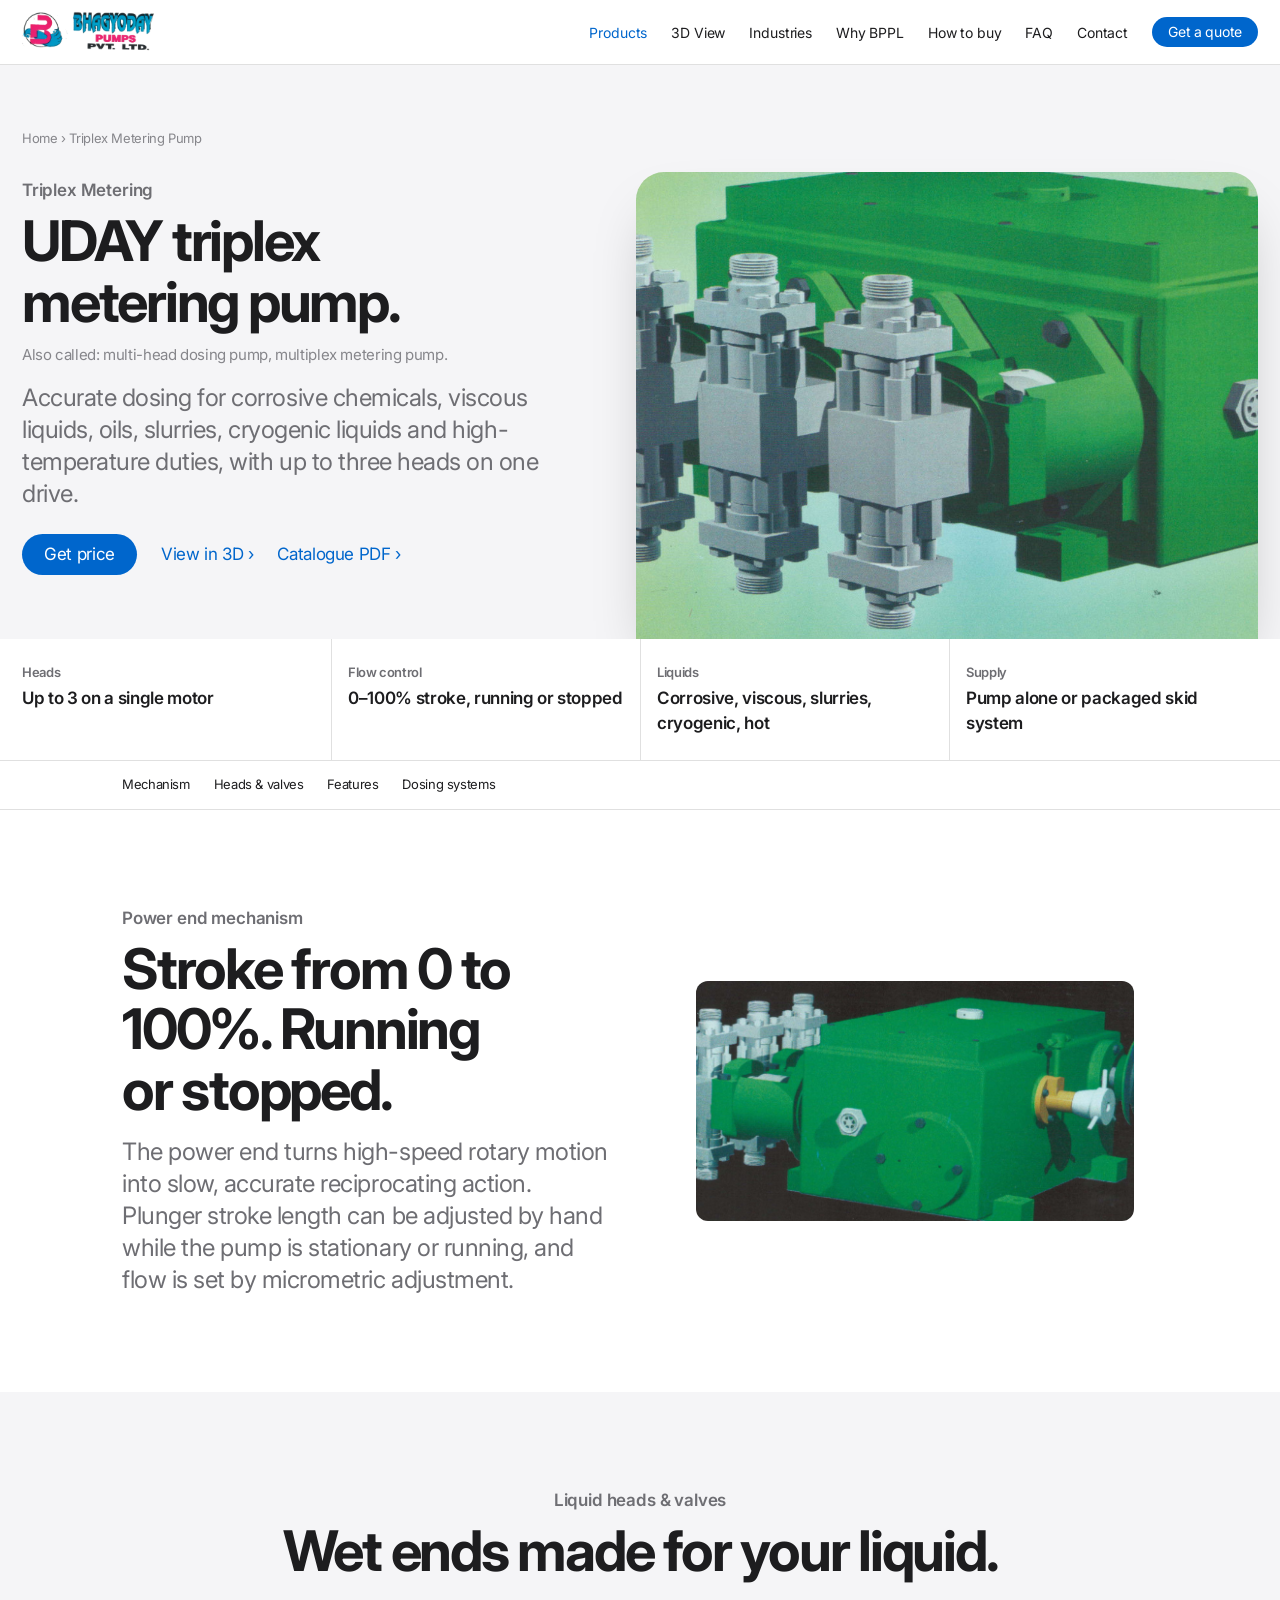
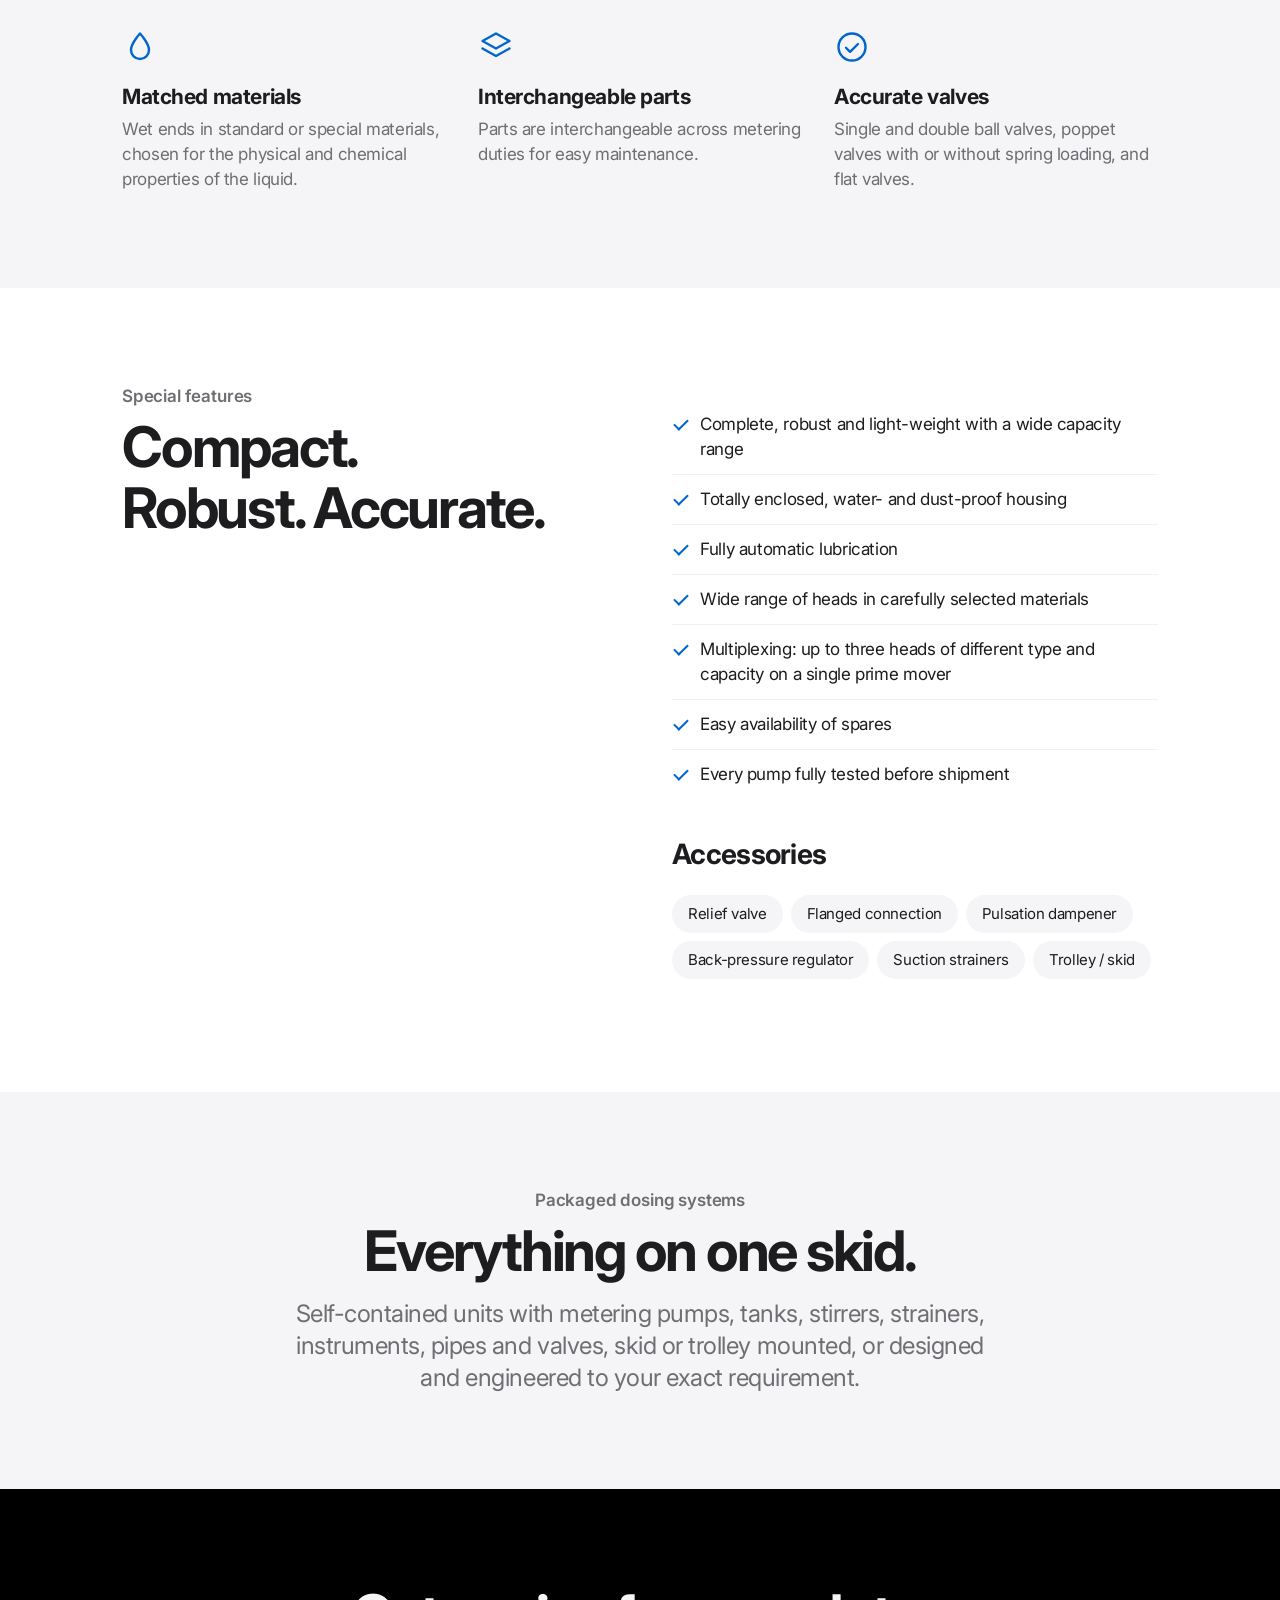
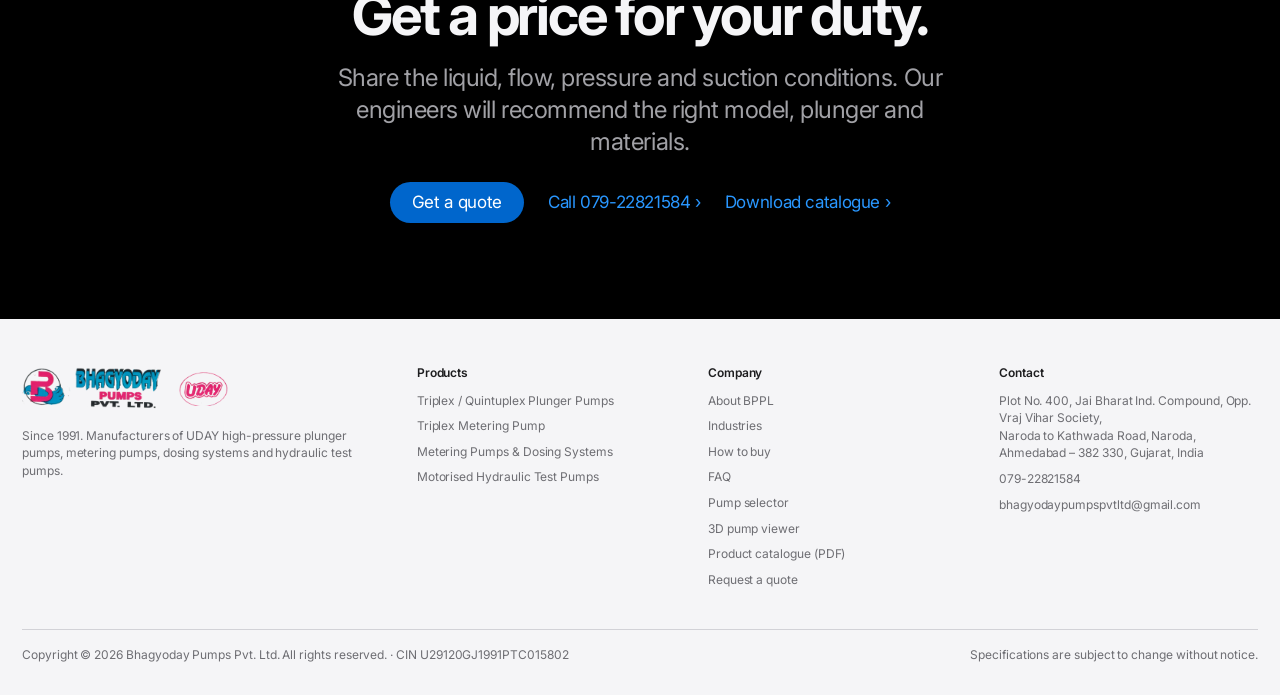
<file: triplex-metering-pump.html>
<!doctype html>
<html lang="en"><head>
<meta charset="utf-8"><meta name="viewport" content="width=device-width,initial-scale=1">
<title>Triplex Metering (Multi-head Dosing) Pump | Bhagyoday Pumps, India</title>
<meta name="description" content="UDAY triplex metering pump: up to three dosing heads on one drive, 0–100% stroke adjustment, for corrosive, viscous and cryogenic liquids.">
<meta property="og:title" content="Triplex Metering (Multi-head Dosing) Pump | Bhagyoday Pumps, India"><meta property="og:description" content="UDAY triplex metering pump: up to three dosing heads on one drive, 0–100% stroke adjustment, for corrosive, viscous and cryogenic liquids.">
<meta property="og:image" content="triplex_photo.jpg">
<link rel="icon" href="logo_uday.png">
<link rel="preconnect" href="https://fonts.googleapis.com"><link rel="preconnect" href="https://fonts.gstatic.com" crossorigin>
<link href="https://fonts.googleapis.com/css2?family=Inter:wght@400;600;700&display=swap" rel="stylesheet">
<link rel="stylesheet" href="styles.css?v=202610020043">
<script>document.documentElement.classList.add("js")</script>
</head><body>
<nav class="nav" aria-label="Main"><div class="in">
<a class="brand" href="index.html" aria-label="Bhagyoday Pumps Pvt. Ltd. home"><img src="logo_bppl.png" alt="Bhagyoday Pumps Pvt. Ltd." width="134" height="42"></a>
<button class="menu-btn" aria-label="Menu" aria-expanded="false" aria-controls="menu"><svg width="22" height="22" viewBox="0 0 24 24" fill="none" stroke="currentColor" stroke-width="1.8" stroke-linecap="round"><path d="M4 8h16M4 16h16"/></svg></button>
<ul id="menu"><li><a href="index.html#products" aria-current="page">Products</a></li><li><a href="3d-view.html">3D View</a></li><li><a href="index.html#industries">Industries</a></li><li><a href="index.html#why">Why BPPL</a></li><li><a href="index.html#how">How to buy</a></li><li><a href="index.html#faq">FAQ</a></li><li><a href="contact.html">Contact</a></li></ul>
<a class="btn cta-desk" href="contact.html">Get a quote</a>
</div></nav>
<main><section class="ph"><div class="wrap-wide">
<div class="crumbs"><a href="index.html">Home</a> › Triplex Metering Pump</div>
<div class="ph-grid">
  <div class="copy"><p class="eyebrow">Triplex Metering</p><h1 class="h1">UDAY triplex metering pump.</h1><p class="plain-name">Also called: multi-head dosing pump, multiplex metering pump.</p><p class="lead" style="margin-top:16px">Accurate dosing for corrosive chemicals, viscous liquids, oils, slurries, cryogenic liquids and high-temperature duties, with up to three heads on one drive.</p>
  <div class="ctas"><a class="btn" href="contact.html?product=triplex-metering">Get price</a><a class="link" href="3d-view.html#triplex-metering">View in 3D</a><a class="link" href="BPPL-Product-Catalogue.pdf" download>Catalogue PDF</a></div></div>
  <div class="img"><img src="tm_render.jpg" alt="UDAY triplex metering pump"></div>
</div></div></section>
<div class='glance'><div class='wrap-wide'><dl><div><dt>Heads</dt><dd>Up to 3 on a single motor</dd></div><div><dt>Flow control</dt><dd>0–100% stroke, running or stopped</dd></div><div><dt>Liquids</dt><dd>Corrosive, viscous, slurries, cryogenic, hot</dd></div><div><dt>Supply</dt><dd>Pump alone or packaged skid system</dd></div></dl></div></div><div class="subnav"><div class="in"><a href="#mechanism">Mechanism</a><a href="#heads">Heads & valves</a><a href="#features">Features</a><a href="#systems">Dosing systems</a></div></div>
<section class="pad" id="mechanism"><div class="wrap"><div class="split">
  <div class="reveal"><p class="eyebrow">Power end mechanism</p><h2 class="h1">Stroke from 0 to 100%. Running or stopped.</h2>
  <p class="lead" style="margin-top:16px">The power end turns high-speed rotary motion into slow, accurate reciprocating action. Plunger stroke length can be adjusted by hand while the pump is stationary or running, and flow is set by micrometric adjustment.</p></div>
  <figure class="figure reveal"><img src="tm_powerend.jpg" alt="Triplex metering pump power end" loading="lazy" style="mix-blend-mode:normal;border-radius:12px"></figure>
</div></div></section>

<section class="tile parch pad" id="heads"><div class="wrap">
  <div class="center reveal"><p class="eyebrow">Liquid heads &amp; valves</p><h2 class="h1">Wet ends made for your liquid.</h2></div>
  <div class="features"><div class="reveal"><svg class="ico" viewBox="0 0 24 24" fill="none" stroke="currentColor" stroke-width="1.6" stroke-linecap="round" stroke-linejoin="round" aria-hidden="true"><path d="M12 3s6 6.5 6 11a6 6 0 0 1-12 0c0-4.5 6-11 6-11z"/></svg><h3>Matched materials</h3><p>Wet ends in standard or special materials, chosen for the physical and chemical properties of the liquid.</p></div><div class="reveal"><svg class="ico" viewBox="0 0 24 24" fill="none" stroke="currentColor" stroke-width="1.6" stroke-linecap="round" stroke-linejoin="round" aria-hidden="true"><path d="M12 3l9 5-9 5-9-5z"/><path d="M3 13l9 5 9-5"/></svg><h3>Interchangeable parts</h3><p>Parts are interchangeable across metering duties for easy maintenance.</p></div><div class="reveal"><svg class="ico" viewBox="0 0 24 24" fill="none" stroke="currentColor" stroke-width="1.6" stroke-linecap="round" stroke-linejoin="round" aria-hidden="true"><circle cx="12" cy="12" r="9"/><path d="M8 12.5l2.7 2.7L16 10"/></svg><h3>Accurate valves</h3><p>Single and double ball valves, poppet valves with or without spring loading, and flat valves.</p></div></div>
</div></section>

<section class="pad" id="features"><div class="wrap"><div class="split top">
  <div class="reveal"><p class="eyebrow">Special features</p><h2 class="h1">Compact. Robust. Accurate.</h2></div>
  <div class="reveal"><ul class="ticks"><li>Complete, robust and light-weight with a wide capacity range</li><li>Totally enclosed, water- and dust-proof housing</li><li>Fully automatic lubrication</li><li>Wide range of heads in carefully selected materials</li><li>Multiplexing: up to three heads of different type and capacity on a single prime mover</li><li>Easy availability of spares</li><li>Every pump fully tested before shipment</li></ul>
  <h3 class="h3" style="margin-top:40px">Accessories</h3><ul class="chips"><li>Relief valve</li><li>Flanged connection</li><li>Pulsation dampener</li><li>Back-pressure regulator</li><li>Suction strainers</li><li>Trolley / skid</li></ul></div>
</div></div></section>

<section class="tile parch pad" id="systems"><div class="wrap center reveal">
  <p class="eyebrow">Packaged dosing systems</p><h2 class="h1">Everything on one skid.</h2>
  <p class="lead" style="margin:16px auto 0;max-width:720px">Self-contained units with metering pumps, tanks, stirrers, strainers, instruments, pipes and valves, skid or trolley mounted, or designed and engineered to your exact requirement.</p>
</div></section>
<section class="tile dark pad center"><div class="wrap reveal">
<h2 class="h1">Get a price for your duty.</h2>
<p class="lead" style="margin:16px auto 0;max-width:620px">Share the liquid, flow, pressure and suction conditions. Our engineers will recommend the right model, plunger and materials.</p>
<div class="ctas"><a class="btn" href="contact.html?product=triplex-metering">Get a quote</a><a class="link" href="tel:+917922821584">Call 079-22821584</a><a class="link" href="BPPL-Product-Catalogue.pdf" download>Download catalogue</a></div>
</div></section></main>
<footer class="site"><div class="wrap-wide">
<div class="cols">
  <div><div class="logos"><img src="logo_bppl.png" alt="Bhagyoday Pumps Pvt. Ltd."><img src="logo_uday.png" alt="UDAY"></div>
  <p>Since 1991. Manufacturers of UDAY high-pressure plunger pumps, metering pumps, dosing systems and hydraulic test pumps.</p></div>
  <div><h4>Products</h4><ul><li><a href="triplex-plunger-pumps.html">Triplex / Quintuplex Plunger Pumps</a></li><li><a href="triplex-metering-pump.html">Triplex Metering Pump</a></li><li><a href="metering-pumps.html">Metering Pumps & Dosing Systems</a></li><li><a href="hydraulic-test-pumps.html">Motorised Hydraulic Test Pumps</a></li></ul></div>
  <div><h4>Company</h4><ul><li><a href="index.html#about">About BPPL</a></li><li><a href="index.html#industries">Industries</a></li><li><a href="index.html#how">How to buy</a></li><li><a href="index.html#faq">FAQ</a></li><li><a href="index.html#selector">Pump selector</a></li><li><a href="3d-view.html">3D pump viewer</a></li>
  <li><a href="BPPL-Product-Catalogue.pdf" download>Product catalogue (PDF)</a></li><li><a href="contact.html">Request a quote</a></li></ul></div>
  <div><h4>Contact</h4><ul><li>Plot No. 400, Jai Bharat Ind. Compound, Opp. Vraj Vihar Society,<br>Naroda to Kathwada Road, Naroda, Ahmedabad – 382 330, Gujarat, India</li><li><a href="tel:+917922821584">079-22821584</a></li>
  <li><a href="mailto:bhagyodaypumpspvtltd@gmail.com">bhagyodaypumpspvtltd@gmail.com</a></li></ul></div>
</div>
<div class="base"><span>Copyright © <span id="yr">2026</span> Bhagyoday Pumps Pvt. Ltd. All rights reserved. · CIN U29120GJ1991PTC015802</span><span>Specifications are subject to change without notice.</span></div>
</div></footer>
<div class="mbar" role="navigation" aria-label="Quick contact"><a href="tel:+917922821584">Call</a><a href="mailto:bhagyodaypumpspvtltd@gmail.com">Email</a><a class="btn" href="contact.html">Get a quote</a></div>
<script>
(function(){
  var b=document.querySelector('.menu-btn'),m=document.getElementById('menu');
  if(b){b.addEventListener('click',function(){var o=m.classList.toggle('open');b.setAttribute('aria-expanded',o)})}
  var y=document.getElementById('yr'); if(y) y.textContent=new Date().getFullYear();
  var els=document.querySelectorAll('.reveal');
  if('IntersectionObserver' in window){var io=new IntersectionObserver(function(es){es.forEach(function(e){if(e.isIntersecting){e.target.classList.add('in');io.unobserve(e.target)}})},{rootMargin:'0px 0px -8% 0px'});els.forEach(function(e){io.observe(e)})}
  else els.forEach(function(e){e.classList.add('in')});
  document.querySelectorAll('.seg[data-for]').forEach(function(seg){
    var tbl=document.getElementById(seg.dataset.for);
    seg.addEventListener('click',function(ev){var btn=ev.target.closest('button');if(!btn)return;
      seg.querySelectorAll('button').forEach(function(x){x.setAttribute('aria-pressed',x===btn)});
      var v=btn.dataset.model;tbl.querySelectorAll('tbody tr').forEach(function(r){r.hidden=!(v==='all'||r.dataset.model===v)})});
  });
})();
</script>
</body></html>
</file>
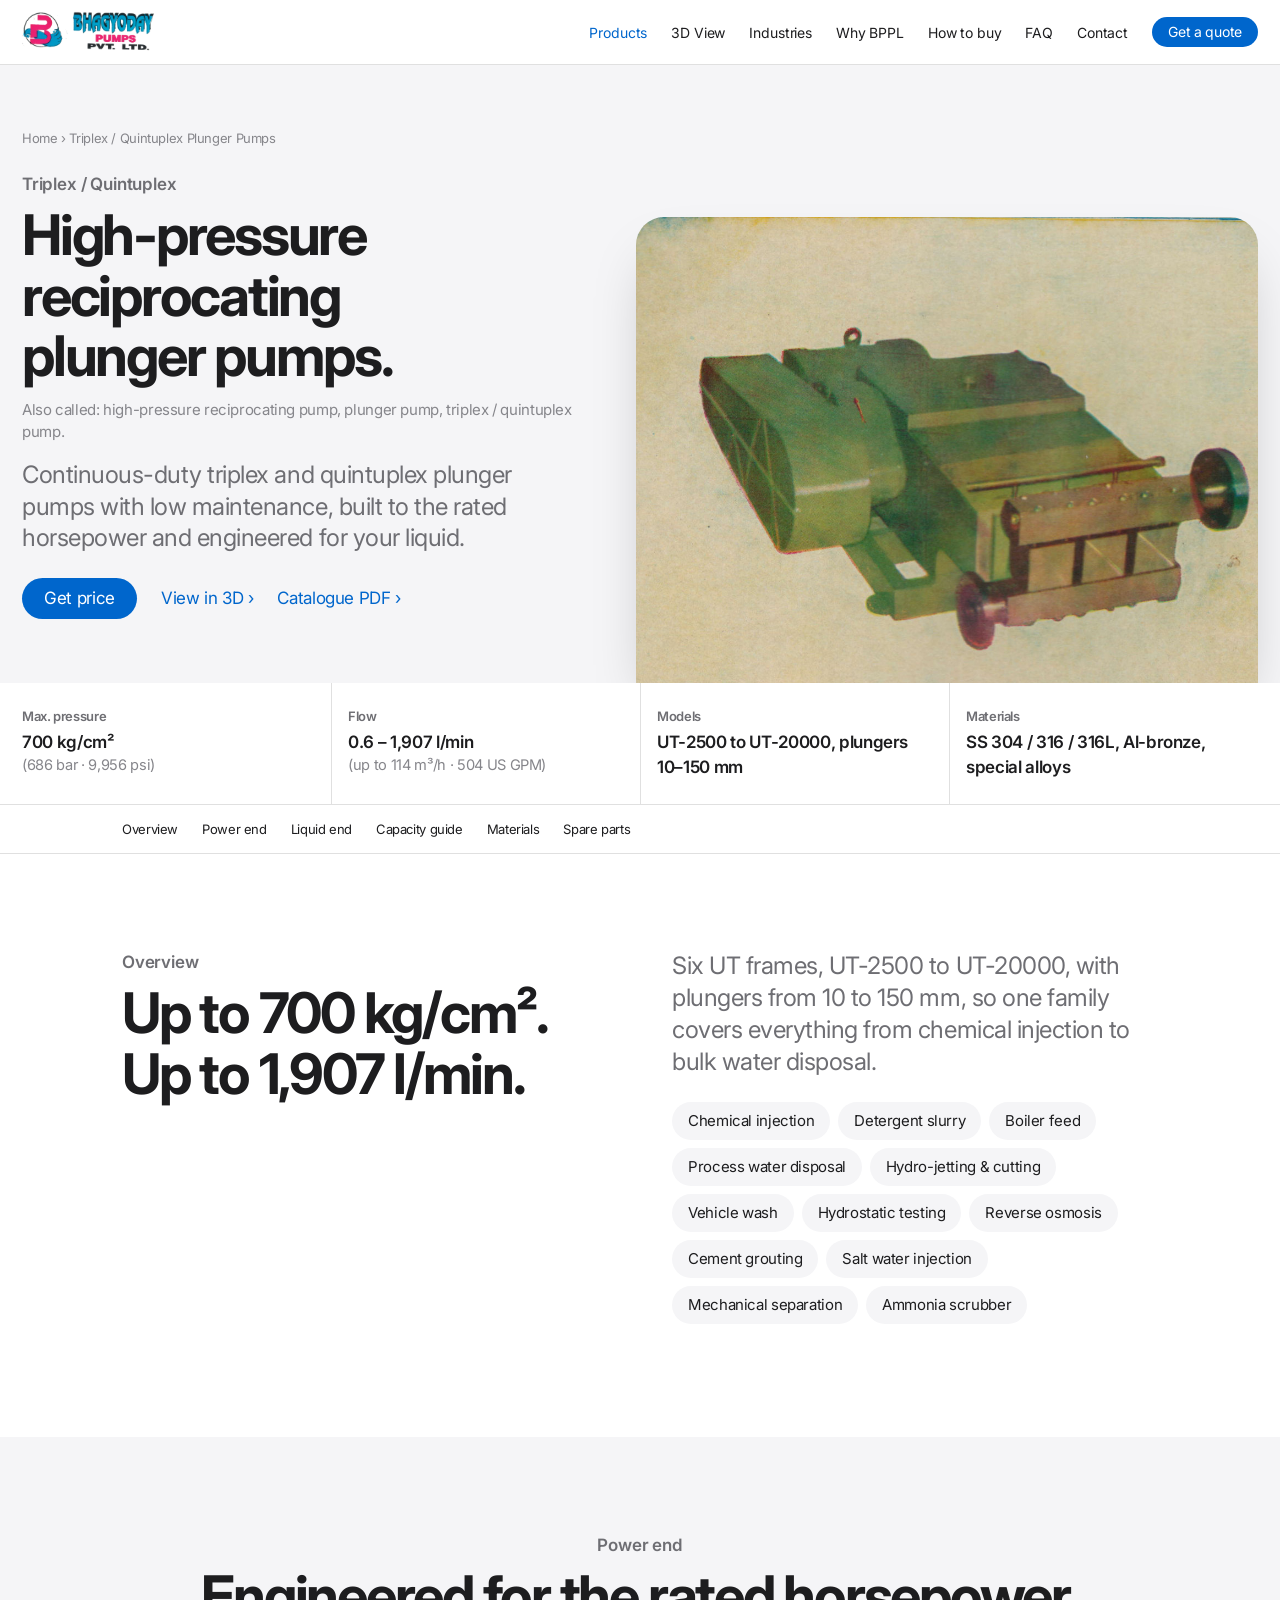
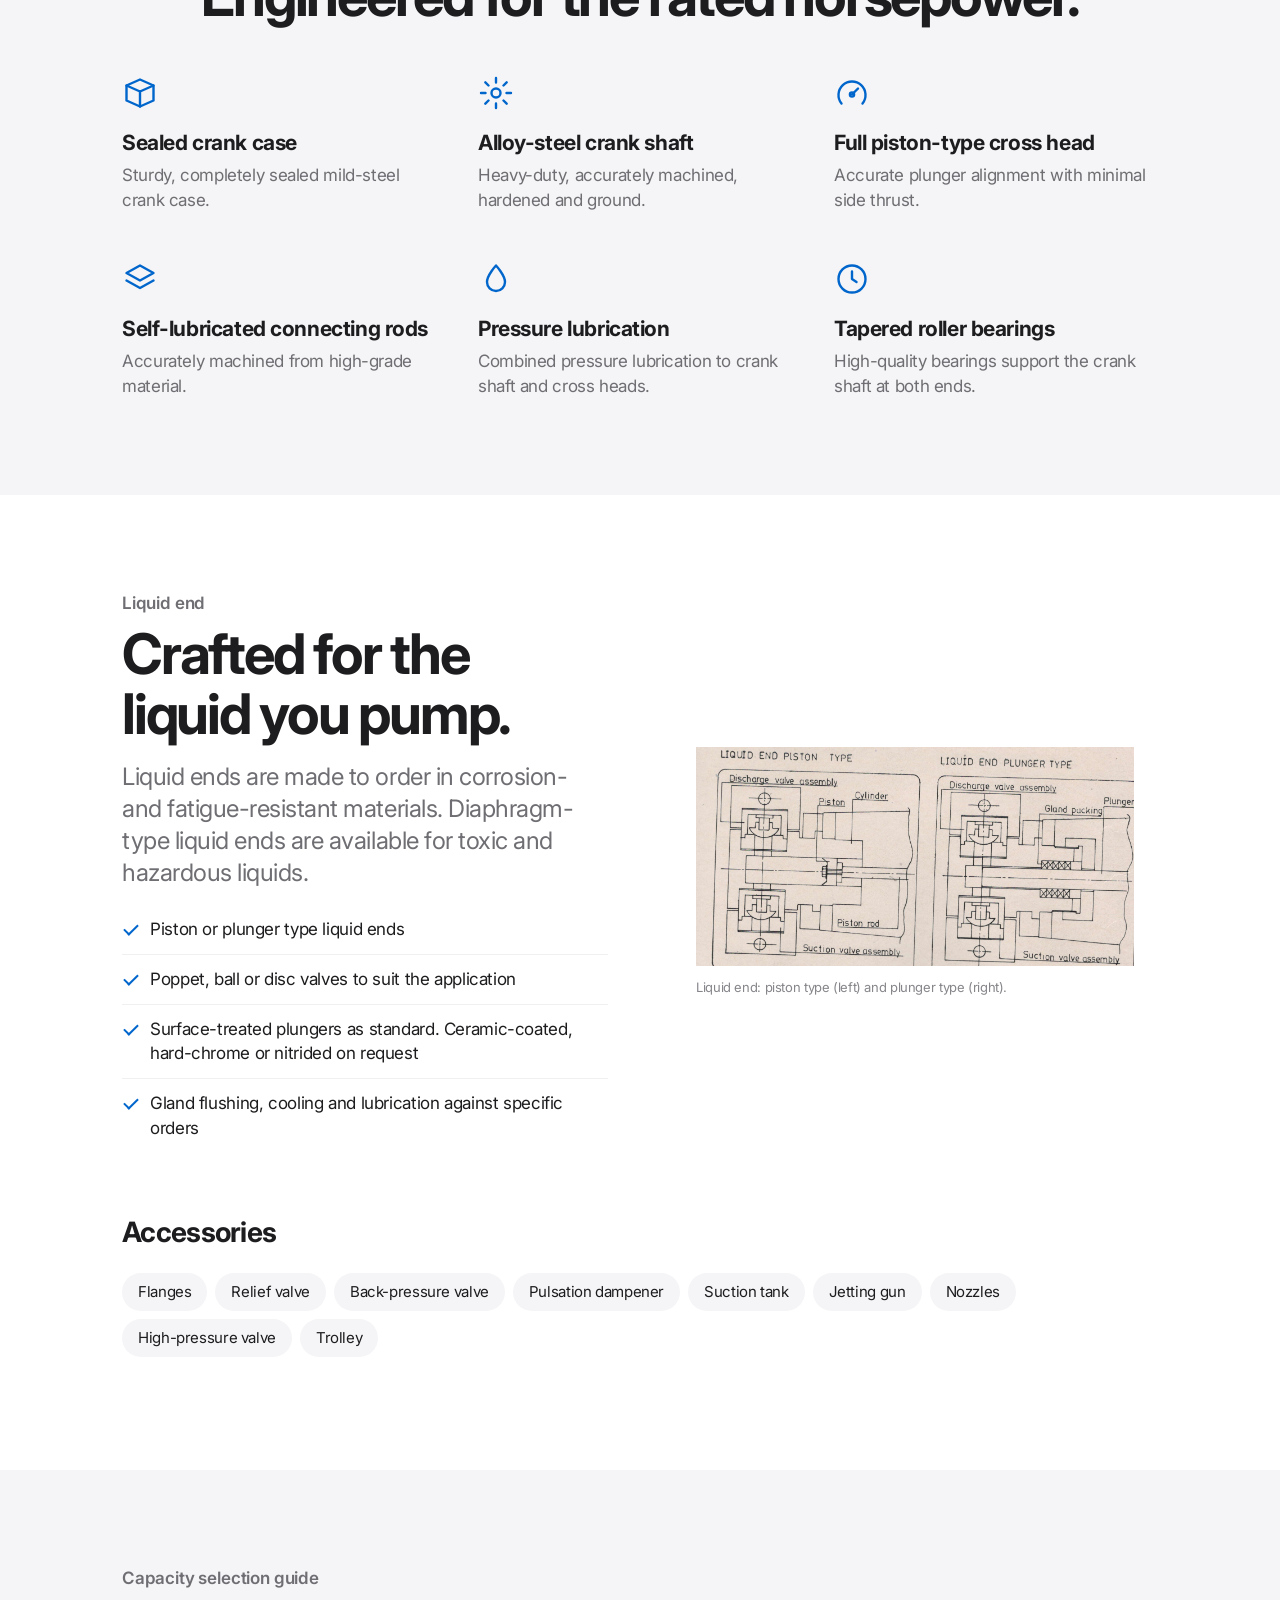
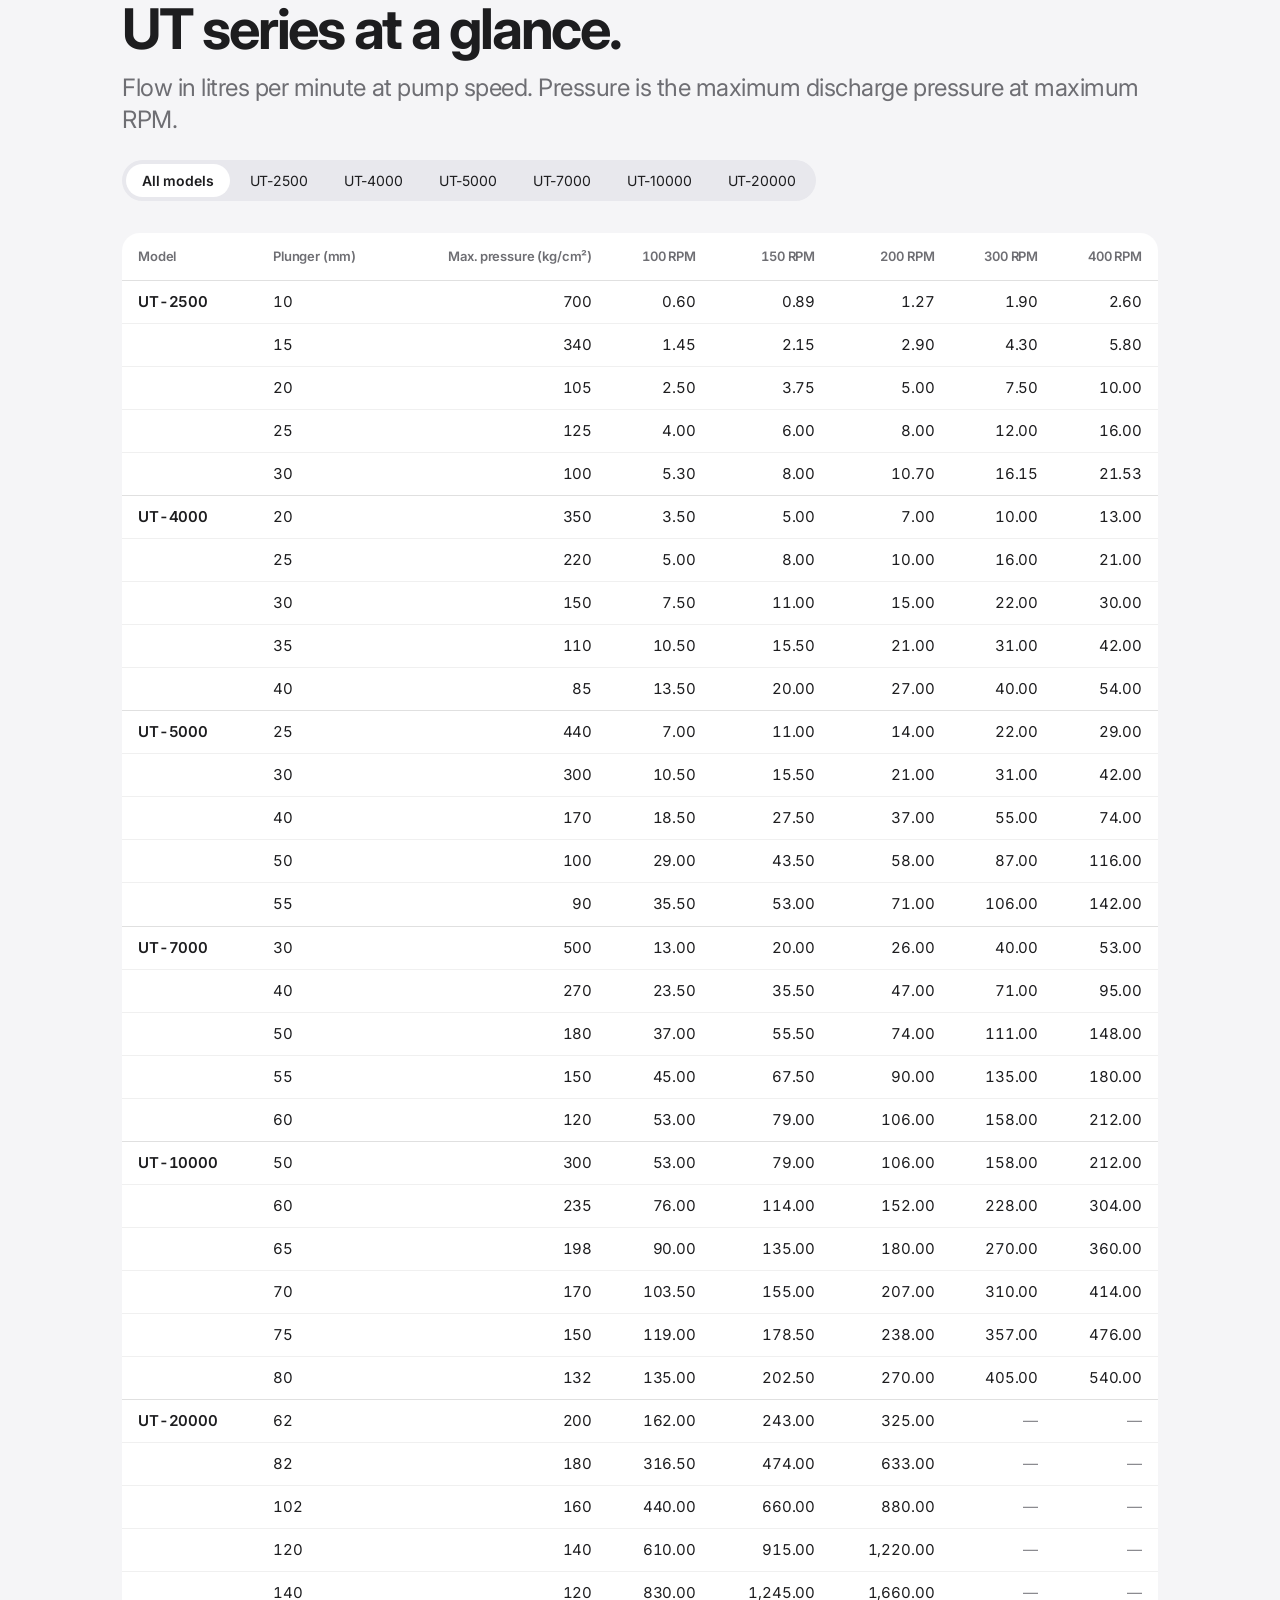
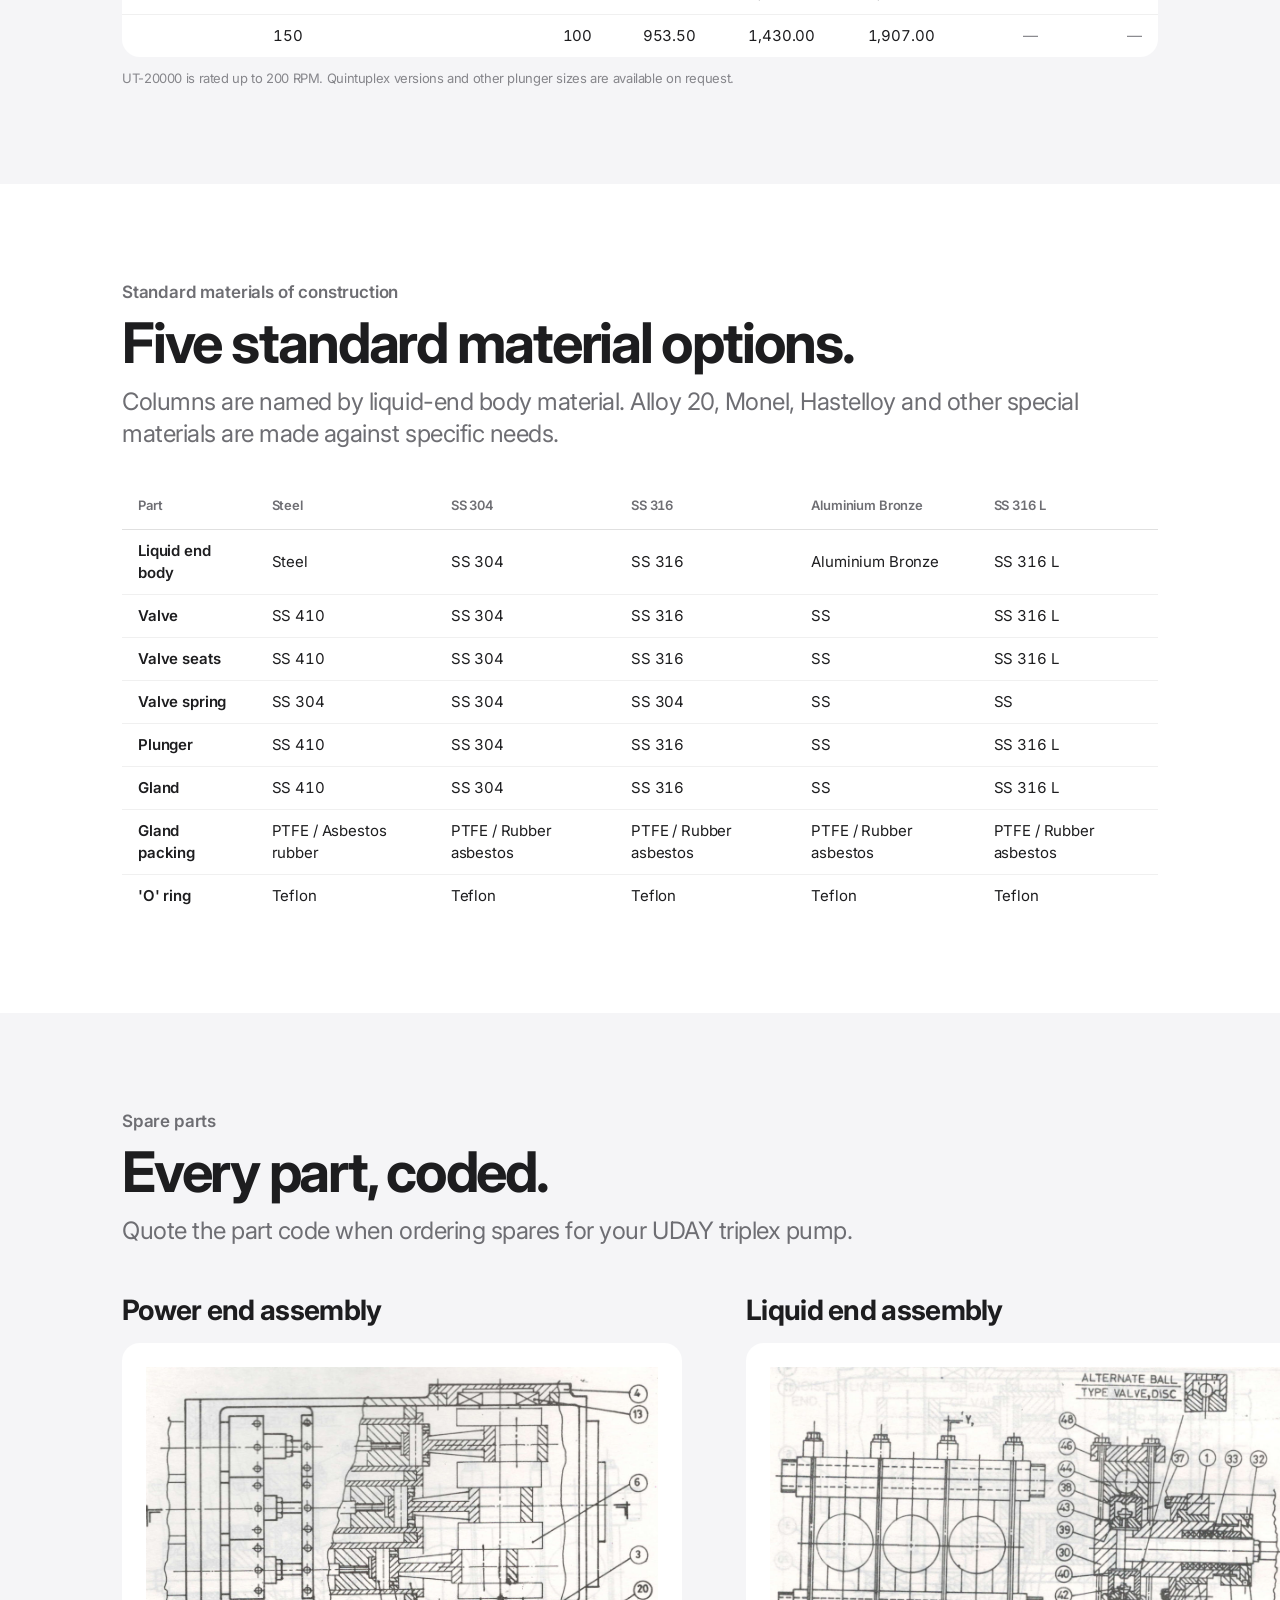
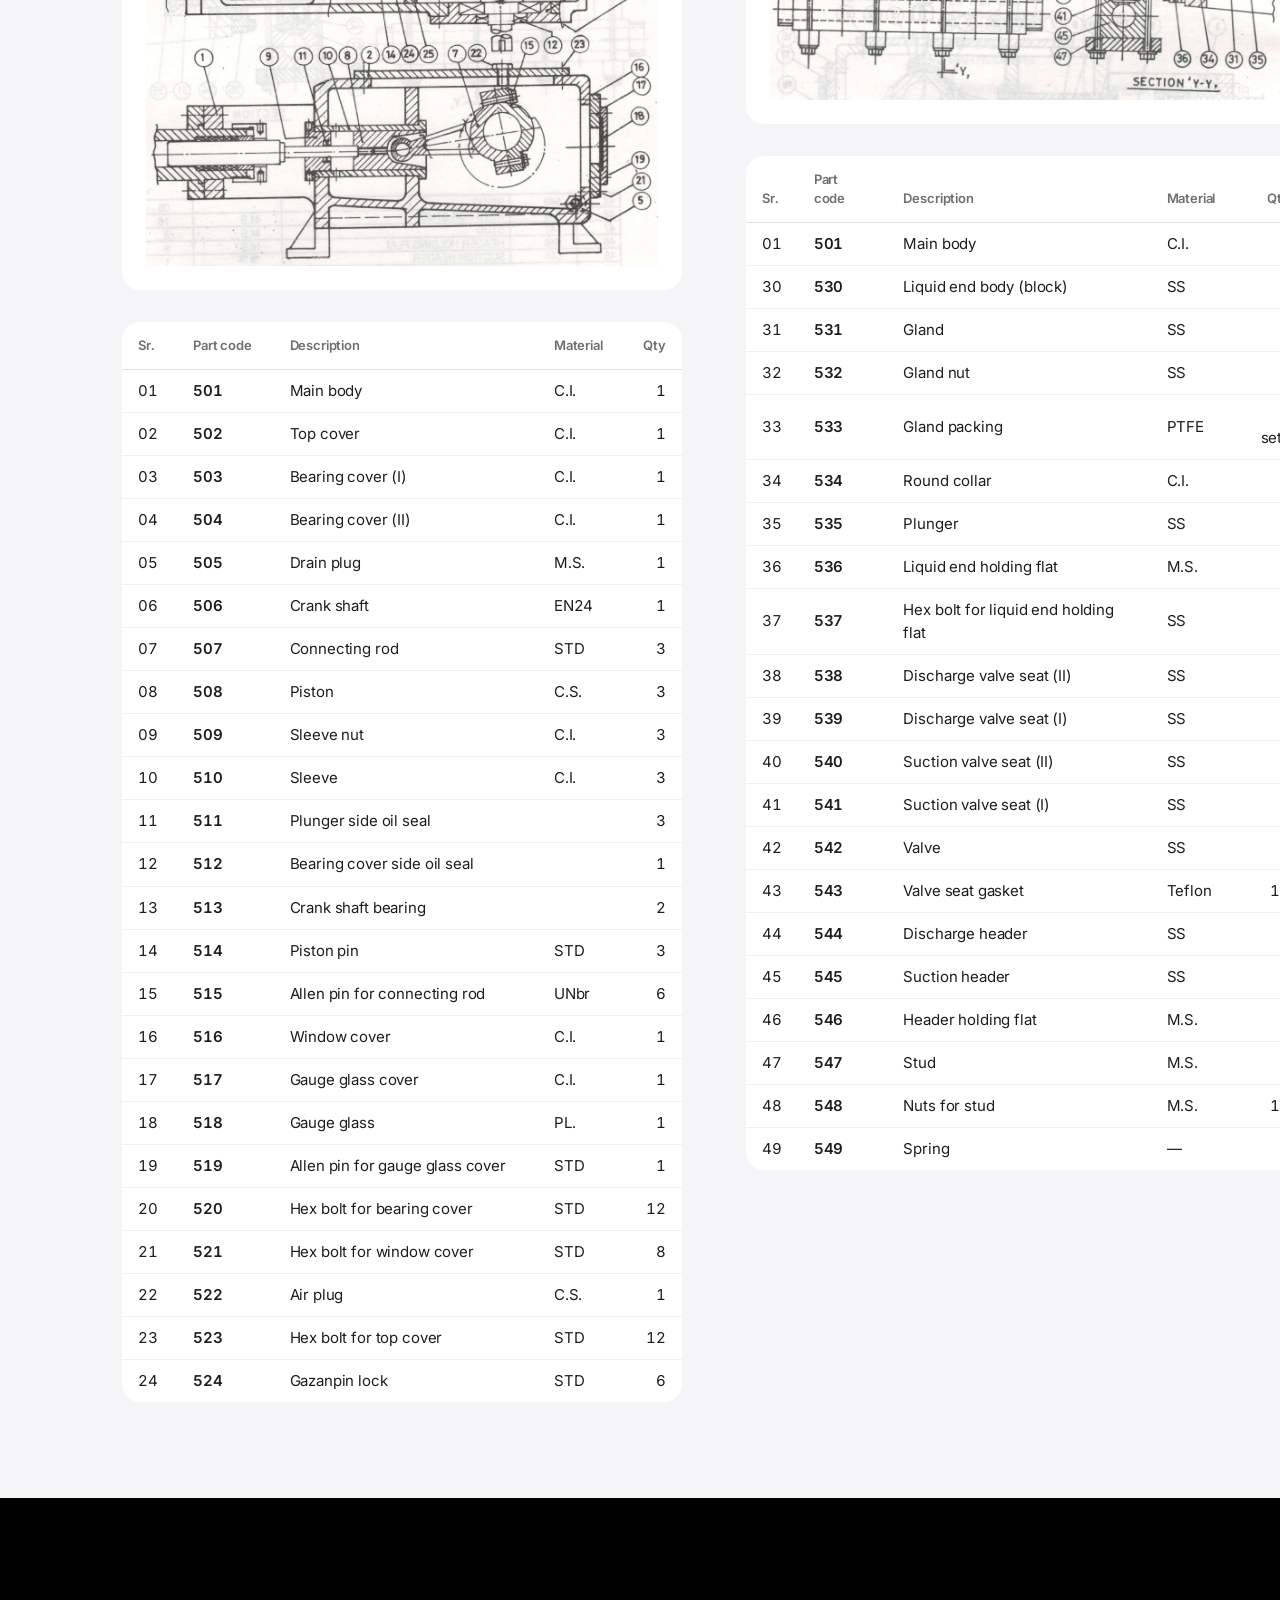
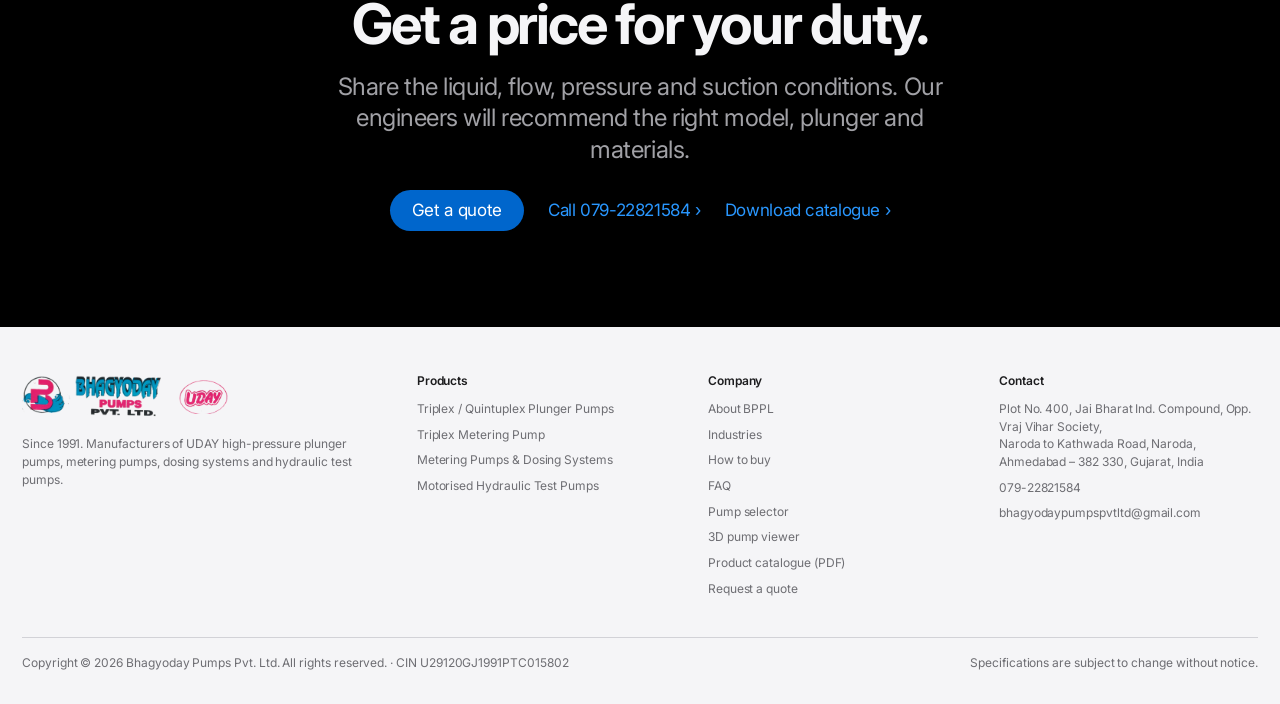
<file: triplex-plunger-pumps.html>
<!doctype html>
<html lang="en"><head>
<meta charset="utf-8"><meta name="viewport" content="width=device-width,initial-scale=1">
<title>High-Pressure Triplex Plunger Pump Manufacturer | Bhagyoday Pumps, India</title>
<meta name="description" content="UDAY UT-series high-pressure triplex and quintuplex reciprocating plunger pumps: up to 700 kg/cm² and 1,907 l/min. Capacity guide, materials and spares.">
<meta property="og:title" content="High-Pressure Triplex Plunger Pump Manufacturer | Bhagyoday Pumps, India"><meta property="og:description" content="UDAY UT-series high-pressure triplex and quintuplex reciprocating plunger pumps: up to 700 kg/cm² and 1,907 l/min. Capacity guide, materials and spares.">
<meta property="og:image" content="triplex_photo.jpg">
<link rel="icon" href="logo_uday.png">
<link rel="preconnect" href="https://fonts.googleapis.com"><link rel="preconnect" href="https://fonts.gstatic.com" crossorigin>
<link href="https://fonts.googleapis.com/css2?family=Inter:wght@400;600;700&display=swap" rel="stylesheet">
<link rel="stylesheet" href="styles.css?v=202610020043">
<script>document.documentElement.classList.add("js")</script>
</head><body>
<nav class="nav" aria-label="Main"><div class="in">
<a class="brand" href="index.html" aria-label="Bhagyoday Pumps Pvt. Ltd. home"><img src="logo_bppl.png" alt="Bhagyoday Pumps Pvt. Ltd." width="134" height="42"></a>
<button class="menu-btn" aria-label="Menu" aria-expanded="false" aria-controls="menu"><svg width="22" height="22" viewBox="0 0 24 24" fill="none" stroke="currentColor" stroke-width="1.8" stroke-linecap="round"><path d="M4 8h16M4 16h16"/></svg></button>
<ul id="menu"><li><a href="index.html#products" aria-current="page">Products</a></li><li><a href="3d-view.html">3D View</a></li><li><a href="index.html#industries">Industries</a></li><li><a href="index.html#why">Why BPPL</a></li><li><a href="index.html#how">How to buy</a></li><li><a href="index.html#faq">FAQ</a></li><li><a href="contact.html">Contact</a></li></ul>
<a class="btn cta-desk" href="contact.html">Get a quote</a>
</div></nav>
<main><section class="ph"><div class="wrap-wide">
<div class="crumbs"><a href="index.html">Home</a> › Triplex / Quintuplex Plunger Pumps</div>
<div class="ph-grid">
  <div class="copy"><p class="eyebrow">Triplex / Quintuplex</p><h1 class="h1">High-pressure reciprocating plunger pumps.</h1><p class="plain-name">Also called: high-pressure reciprocating pump, plunger pump, triplex / quintuplex pump.</p><p class="lead" style="margin-top:16px">Continuous-duty triplex and quintuplex plunger pumps with low maintenance, built to the rated horsepower and engineered for your liquid.</p>
  <div class="ctas"><a class="btn" href="contact.html?product=triplex">Get price</a><a class="link" href="3d-view.html#triplex">View in 3D</a><a class="link" href="BPPL-Product-Catalogue.pdf" download>Catalogue PDF</a></div></div>
  <div class="img"><img src="triplex_photo.jpg" alt="UDAY triplex plunger pump"></div>
</div></div></section>
<div class='glance'><div class='wrap-wide'><dl><div><dt>Max. pressure</dt><dd>700 kg/cm² <span class='conv'>(686 bar · 9,956 psi)</span></dd></div><div><dt>Flow</dt><dd>0.6 – 1,907 l/min <span class='conv'>(up to 114 m³/h · 504 US GPM)</span></dd></div><div><dt>Models</dt><dd>UT-2500 to UT-20000, plungers 10–150 mm</dd></div><div><dt>Materials</dt><dd>SS 304 / 316 / 316L, Al-bronze, special alloys</dd></div></dl></div></div><div class="subnav"><div class="in"><a href="#overview">Overview</a><a href="#power-end">Power end</a><a href="#liquid-end">Liquid end</a><a href="#capacity">Capacity guide</a><a href="#materials">Materials</a><a href="#spares">Spare parts</a></div></div>
<section class="pad" id="overview"><div class="wrap">
  <div class="split top"><div class="reveal"><p class="eyebrow">Overview</p><h2 class="h1">Up to 700 kg/cm².<br>Up to 1,907 l/min.</h2></div>
  <div class="reveal"><p class="lead">Six UT frames, UT-2500 to UT-20000, with plungers from 10 to 150 mm, so one family covers everything from chemical injection to bulk water disposal.</p>
  <ul class="chips"><li>Chemical injection</li><li>Detergent slurry</li><li>Boiler feed</li><li>Process water disposal</li><li>Hydro-jetting &amp; cutting</li><li>Vehicle wash</li><li>Hydrostatic testing</li><li>Reverse osmosis</li><li>Cement grouting</li><li>Salt water injection</li><li>Mechanical separation</li><li>Ammonia scrubber</li></ul></div></div>
</div></section>

<section class="tile parch pad" id="power-end"><div class="wrap">
  <div class="center reveal"><p class="eyebrow">Power end</p><h2 class="h1">Engineered for the rated horsepower.</h2></div>
  <div class="features"><div class="reveal"><svg class="ico" viewBox="0 0 24 24" fill="none" stroke="currentColor" stroke-width="1.6" stroke-linecap="round" stroke-linejoin="round" aria-hidden="true"><path d="M3 7l9-4 9 4v10l-9 4-9-4z"/><path d="M3 7l9 4 9-4M12 11v10"/></svg><h3>Sealed crank case</h3><p>Sturdy, completely sealed mild-steel crank case.</p></div><div class="reveal"><svg class="ico" viewBox="0 0 24 24" fill="none" stroke="currentColor" stroke-width="1.6" stroke-linecap="round" stroke-linejoin="round" aria-hidden="true"><circle cx="12" cy="12" r="3"/><path d="M12 2v3M12 19v3M2 12h3M19 12h3M4.9 4.9l2.1 2.1M17 17l2.1 2.1M4.9 19.1L7 17M17 7l2.1-2.1"/></svg><h3>Alloy-steel crank shaft</h3><p>Heavy-duty, accurately machined, hardened and ground.</p></div><div class="reveal"><svg class="ico" viewBox="0 0 24 24" fill="none" stroke="currentColor" stroke-width="1.6" stroke-linecap="round" stroke-linejoin="round" aria-hidden="true"><path d="M5 19a9 9 0 1 1 14 0"/><path d="M12 13l4-4"/><circle cx="12" cy="13" r="1.4"/></svg><h3>Full piston-type cross head</h3><p>Accurate plunger alignment with minimal side thrust.</p></div><div class="reveal"><svg class="ico" viewBox="0 0 24 24" fill="none" stroke="currentColor" stroke-width="1.6" stroke-linecap="round" stroke-linejoin="round" aria-hidden="true"><path d="M12 3l9 5-9 5-9-5z"/><path d="M3 13l9 5 9-5"/></svg><h3>Self-lubricated connecting rods</h3><p>Accurately machined from high-grade material.</p></div><div class="reveal"><svg class="ico" viewBox="0 0 24 24" fill="none" stroke="currentColor" stroke-width="1.6" stroke-linecap="round" stroke-linejoin="round" aria-hidden="true"><path d="M12 3s6 6.5 6 11a6 6 0 0 1-12 0c0-4.5 6-11 6-11z"/></svg><h3>Pressure lubrication</h3><p>Combined pressure lubrication to crank shaft and cross heads.</p></div><div class="reveal"><svg class="ico" viewBox="0 0 24 24" fill="none" stroke="currentColor" stroke-width="1.6" stroke-linecap="round" stroke-linejoin="round" aria-hidden="true"><circle cx="12" cy="12" r="9"/><path d="M12 7v5l3 2"/></svg><h3>Tapered roller bearings</h3><p>High-quality bearings support the crank shaft at both ends.</p></div></div>
</div></section>

<section class="pad" id="liquid-end"><div class="wrap">
  <div class="split">
    <div class="reveal"><p class="eyebrow">Liquid end</p><h2 class="h1">Crafted for the liquid you pump.</h2>
    <p class="lead" style="margin-top:16px">Liquid ends are made to order in corrosion- and fatigue-resistant materials. Diaphragm-type liquid ends are available for toxic and hazardous liquids.</p>
    <ul class="ticks"><li>Piston or plunger type liquid ends</li><li>Poppet, ball or disc valves to suit the application</li><li>Surface-treated plungers as standard. Ceramic-coated, hard-chrome or nitrided on request</li><li>Gland flushing, cooling and lubrication against specific orders</li></ul></div>
    <figure class="figure reveal"><img src="liquid_end.jpg" alt="Liquid end, piston and plunger types" loading="lazy"><figcaption>Liquid end: piston type (left) and plunger type (right).</figcaption></figure>
  </div>
  <h3 class="h3 reveal" style="margin-top:64px">Accessories</h3>
  <ul class="chips"><li>Flanges</li><li>Relief valve</li><li>Back-pressure valve</li><li>Pulsation dampener</li><li>Suction tank</li><li>Jetting gun</li><li>Nozzles</li><li>High-pressure valve</li><li>Trolley</li></ul>
</div></section>

<section class="tile parch pad" id="capacity"><div class="wrap">
  <p class="eyebrow">Capacity selection guide</p><h2 class="h1">UT series at a glance.</h2>
  <p class="lead" style="margin-top:12px">Flow in litres per minute at pump speed. Pressure is the maximum discharge pressure at maximum RPM.</p>
  <div class="seg" role="group" aria-label="Filter by model" data-for="tcap"><button type="button" data-model="all" aria-pressed="true">All models</button><button type="button" data-model="UT-2500" aria-pressed="false">UT-2500</button><button type="button" data-model="UT-4000" aria-pressed="false">UT-4000</button><button type="button" data-model="UT-5000" aria-pressed="false">UT-5000</button><button type="button" data-model="UT-7000" aria-pressed="false">UT-7000</button><button type="button" data-model="UT-10000" aria-pressed="false">UT-10000</button><button type="button" data-model="UT-20000" aria-pressed="false">UT-20000</button></div>
  <div class="table-wrap"><table class="spec" id="tcap"><thead><tr><th>Model</th><th>Plunger (mm)</th><th class="r">Max. pressure (kg/cm²)</th>
  <th class="r">100 RPM</th><th class="r">150 RPM</th><th class="r">200 RPM</th><th class="r">300 RPM</th><th class="r">400 RPM</th></tr></thead>
  <tbody><tr data-model='UT-2500' class='grp'><td class='model'>UT-2500</td><td>10</td><td class='r'>700</td><td class='r'>0.60</td><td class='r'>0.89</td><td class='r'>1.27</td><td class='r'>1.90</td><td class='r'>2.60</td></tr><tr data-model='UT-2500' class=''><td class='model'></td><td>15</td><td class='r'>340</td><td class='r'>1.45</td><td class='r'>2.15</td><td class='r'>2.90</td><td class='r'>4.30</td><td class='r'>5.80</td></tr><tr data-model='UT-2500' class=''><td class='model'></td><td>20</td><td class='r'>105</td><td class='r'>2.50</td><td class='r'>3.75</td><td class='r'>5.00</td><td class='r'>7.50</td><td class='r'>10.00</td></tr><tr data-model='UT-2500' class=''><td class='model'></td><td>25</td><td class='r'>125</td><td class='r'>4.00</td><td class='r'>6.00</td><td class='r'>8.00</td><td class='r'>12.00</td><td class='r'>16.00</td></tr><tr data-model='UT-2500' class=''><td class='model'></td><td>30</td><td class='r'>100</td><td class='r'>5.30</td><td class='r'>8.00</td><td class='r'>10.70</td><td class='r'>16.15</td><td class='r'>21.53</td></tr><tr data-model='UT-4000' class='grp'><td class='model'>UT-4000</td><td>20</td><td class='r'>350</td><td class='r'>3.50</td><td class='r'>5.00</td><td class='r'>7.00</td><td class='r'>10.00</td><td class='r'>13.00</td></tr><tr data-model='UT-4000' class=''><td class='model'></td><td>25</td><td class='r'>220</td><td class='r'>5.00</td><td class='r'>8.00</td><td class='r'>10.00</td><td class='r'>16.00</td><td class='r'>21.00</td></tr><tr data-model='UT-4000' class=''><td class='model'></td><td>30</td><td class='r'>150</td><td class='r'>7.50</td><td class='r'>11.00</td><td class='r'>15.00</td><td class='r'>22.00</td><td class='r'>30.00</td></tr><tr data-model='UT-4000' class=''><td class='model'></td><td>35</td><td class='r'>110</td><td class='r'>10.50</td><td class='r'>15.50</td><td class='r'>21.00</td><td class='r'>31.00</td><td class='r'>42.00</td></tr><tr data-model='UT-4000' class=''><td class='model'></td><td>40</td><td class='r'>85</td><td class='r'>13.50</td><td class='r'>20.00</td><td class='r'>27.00</td><td class='r'>40.00</td><td class='r'>54.00</td></tr><tr data-model='UT-5000' class='grp'><td class='model'>UT-5000</td><td>25</td><td class='r'>440</td><td class='r'>7.00</td><td class='r'>11.00</td><td class='r'>14.00</td><td class='r'>22.00</td><td class='r'>29.00</td></tr><tr data-model='UT-5000' class=''><td class='model'></td><td>30</td><td class='r'>300</td><td class='r'>10.50</td><td class='r'>15.50</td><td class='r'>21.00</td><td class='r'>31.00</td><td class='r'>42.00</td></tr><tr data-model='UT-5000' class=''><td class='model'></td><td>40</td><td class='r'>170</td><td class='r'>18.50</td><td class='r'>27.50</td><td class='r'>37.00</td><td class='r'>55.00</td><td class='r'>74.00</td></tr><tr data-model='UT-5000' class=''><td class='model'></td><td>50</td><td class='r'>100</td><td class='r'>29.00</td><td class='r'>43.50</td><td class='r'>58.00</td><td class='r'>87.00</td><td class='r'>116.00</td></tr><tr data-model='UT-5000' class=''><td class='model'></td><td>55</td><td class='r'>90</td><td class='r'>35.50</td><td class='r'>53.00</td><td class='r'>71.00</td><td class='r'>106.00</td><td class='r'>142.00</td></tr><tr data-model='UT-7000' class='grp'><td class='model'>UT-7000</td><td>30</td><td class='r'>500</td><td class='r'>13.00</td><td class='r'>20.00</td><td class='r'>26.00</td><td class='r'>40.00</td><td class='r'>53.00</td></tr><tr data-model='UT-7000' class=''><td class='model'></td><td>40</td><td class='r'>270</td><td class='r'>23.50</td><td class='r'>35.50</td><td class='r'>47.00</td><td class='r'>71.00</td><td class='r'>95.00</td></tr><tr data-model='UT-7000' class=''><td class='model'></td><td>50</td><td class='r'>180</td><td class='r'>37.00</td><td class='r'>55.50</td><td class='r'>74.00</td><td class='r'>111.00</td><td class='r'>148.00</td></tr><tr data-model='UT-7000' class=''><td class='model'></td><td>55</td><td class='r'>150</td><td class='r'>45.00</td><td class='r'>67.50</td><td class='r'>90.00</td><td class='r'>135.00</td><td class='r'>180.00</td></tr><tr data-model='UT-7000' class=''><td class='model'></td><td>60</td><td class='r'>120</td><td class='r'>53.00</td><td class='r'>79.00</td><td class='r'>106.00</td><td class='r'>158.00</td><td class='r'>212.00</td></tr><tr data-model='UT-10000' class='grp'><td class='model'>UT-10000</td><td>50</td><td class='r'>300</td><td class='r'>53.00</td><td class='r'>79.00</td><td class='r'>106.00</td><td class='r'>158.00</td><td class='r'>212.00</td></tr><tr data-model='UT-10000' class=''><td class='model'></td><td>60</td><td class='r'>235</td><td class='r'>76.00</td><td class='r'>114.00</td><td class='r'>152.00</td><td class='r'>228.00</td><td class='r'>304.00</td></tr><tr data-model='UT-10000' class=''><td class='model'></td><td>65</td><td class='r'>198</td><td class='r'>90.00</td><td class='r'>135.00</td><td class='r'>180.00</td><td class='r'>270.00</td><td class='r'>360.00</td></tr><tr data-model='UT-10000' class=''><td class='model'></td><td>70</td><td class='r'>170</td><td class='r'>103.50</td><td class='r'>155.00</td><td class='r'>207.00</td><td class='r'>310.00</td><td class='r'>414.00</td></tr><tr data-model='UT-10000' class=''><td class='model'></td><td>75</td><td class='r'>150</td><td class='r'>119.00</td><td class='r'>178.50</td><td class='r'>238.00</td><td class='r'>357.00</td><td class='r'>476.00</td></tr><tr data-model='UT-10000' class=''><td class='model'></td><td>80</td><td class='r'>132</td><td class='r'>135.00</td><td class='r'>202.50</td><td class='r'>270.00</td><td class='r'>405.00</td><td class='r'>540.00</td></tr><tr data-model='UT-20000' class='grp'><td class='model'>UT-20000</td><td>62</td><td class='r'>200</td><td class='r'>162.00</td><td class='r'>243.00</td><td class='r'>325.00</td><td class='r'><span class="na">—</span></td><td class='r'><span class="na">—</span></td></tr><tr data-model='UT-20000' class=''><td class='model'></td><td>82</td><td class='r'>180</td><td class='r'>316.50</td><td class='r'>474.00</td><td class='r'>633.00</td><td class='r'><span class="na">—</span></td><td class='r'><span class="na">—</span></td></tr><tr data-model='UT-20000' class=''><td class='model'></td><td>102</td><td class='r'>160</td><td class='r'>440.00</td><td class='r'>660.00</td><td class='r'>880.00</td><td class='r'><span class="na">—</span></td><td class='r'><span class="na">—</span></td></tr><tr data-model='UT-20000' class=''><td class='model'></td><td>120</td><td class='r'>140</td><td class='r'>610.00</td><td class='r'>915.00</td><td class='r'>1,220.00</td><td class='r'><span class="na">—</span></td><td class='r'><span class="na">—</span></td></tr><tr data-model='UT-20000' class=''><td class='model'></td><td>140</td><td class='r'>120</td><td class='r'>830.00</td><td class='r'>1,245.00</td><td class='r'>1,660.00</td><td class='r'><span class="na">—</span></td><td class='r'><span class="na">—</span></td></tr><tr data-model='UT-20000' class=''><td class='model'></td><td>150</td><td class='r'>100</td><td class='r'>953.50</td><td class='r'>1,430.00</td><td class='r'>1,907.00</td><td class='r'><span class="na">—</span></td><td class='r'><span class="na">—</span></td></tr></tbody></table></div>
  <p class="table-note">UT-20000 is rated up to 200 RPM. Quintuplex versions and other plunger sizes are available on request.</p>
</div></section>

<section class="pad" id="materials"><div class="wrap">
  <p class="eyebrow">Standard materials of construction</p><h2 class="h1">Five standard material options.</h2>
  <p class="lead" style="margin-top:12px">Columns are named by liquid-end body material. Alloy 20, Monel, Hastelloy and other special materials are made against specific needs.</p>
  <div class="table-wrap"><table class="spec"><thead><tr><th>Part</th><th>Steel</th><th>SS 304</th><th>SS 316</th><th>Aluminium Bronze</th><th>SS 316 L</th></tr></thead><tbody><tr><td><b>Liquid end body</b></td><td>Steel</td><td>SS 304</td><td>SS 316</td><td>Aluminium Bronze</td><td>SS 316 L</td></tr><tr><td><b>Valve</b></td><td>SS 410</td><td>SS 304</td><td>SS 316</td><td>SS</td><td>SS 316 L</td></tr><tr><td><b>Valve seats</b></td><td>SS 410</td><td>SS 304</td><td>SS 316</td><td>SS</td><td>SS 316 L</td></tr><tr><td><b>Valve spring</b></td><td>SS 304</td><td>SS 304</td><td>SS 304</td><td>SS</td><td>SS</td></tr><tr><td><b>Plunger</b></td><td>SS 410</td><td>SS 304</td><td>SS 316</td><td>SS</td><td>SS 316 L</td></tr><tr><td><b>Gland</b></td><td>SS 410</td><td>SS 304</td><td>SS 316</td><td>SS</td><td>SS 316 L</td></tr><tr><td><b>Gland packing</b></td><td>PTFE / Asbestos rubber</td><td>PTFE / Rubber asbestos</td><td>PTFE / Rubber asbestos</td><td>PTFE / Rubber asbestos</td><td>PTFE / Rubber asbestos</td></tr><tr><td><b>'O' ring</b></td><td>Teflon</td><td>Teflon</td><td>Teflon</td><td>Teflon</td><td>Teflon</td></tr></tbody></table></div>
</div></section>

<section class="tile parch pad" id="spares"><div class="wrap">
  <p class="eyebrow">Spare parts</p><h2 class="h1">Every part, coded.</h2>
  <p class="lead" style="margin-top:12px">Quote the part code when ordering spares for your UDAY triplex pump.</p>
  <div class="split top" style="margin-top:48px">
    <div><h3 class="h3">Power end assembly</h3><figure class="figure" style="margin-top:16px"><img src="powerend_dwg.jpg" alt="Power end sectional arrangement" loading="lazy"></figure><div class='table-wrap'><table class='spec'><thead><tr><th>Sr.</th><th>Part code</th><th>Description</th><th>Material</th><th class='r'>Qty</th></tr></thead><tbody><tr><td>01</td><td><b>501</b></td><td>Main body</td><td>C.I.</td><td class='r'>1</td></tr><tr><td>02</td><td><b>502</b></td><td>Top cover</td><td>C.I.</td><td class='r'>1</td></tr><tr><td>03</td><td><b>503</b></td><td>Bearing cover (I)</td><td>C.I.</td><td class='r'>1</td></tr><tr><td>04</td><td><b>504</b></td><td>Bearing cover (II)</td><td>C.I.</td><td class='r'>1</td></tr><tr><td>05</td><td><b>505</b></td><td>Drain plug</td><td>M.S.</td><td class='r'>1</td></tr><tr><td>06</td><td><b>506</b></td><td>Crank shaft</td><td>EN24</td><td class='r'>1</td></tr><tr><td>07</td><td><b>507</b></td><td>Connecting rod</td><td>STD</td><td class='r'>3</td></tr><tr><td>08</td><td><b>508</b></td><td>Piston</td><td>C.S.</td><td class='r'>3</td></tr><tr><td>09</td><td><b>509</b></td><td>Sleeve nut</td><td>C.I.</td><td class='r'>3</td></tr><tr><td>10</td><td><b>510</b></td><td>Sleeve</td><td>C.I.</td><td class='r'>3</td></tr><tr><td>11</td><td><b>511</b></td><td>Plunger side oil seal</td><td></td><td class='r'>3</td></tr><tr><td>12</td><td><b>512</b></td><td>Bearing cover side oil seal</td><td></td><td class='r'>1</td></tr><tr><td>13</td><td><b>513</b></td><td>Crank shaft bearing</td><td></td><td class='r'>2</td></tr><tr><td>14</td><td><b>514</b></td><td>Piston pin</td><td>STD</td><td class='r'>3</td></tr><tr><td>15</td><td><b>515</b></td><td>Allen pin for connecting rod</td><td>UNbr</td><td class='r'>6</td></tr><tr><td>16</td><td><b>516</b></td><td>Window cover</td><td>C.I.</td><td class='r'>1</td></tr><tr><td>17</td><td><b>517</b></td><td>Gauge glass cover</td><td>C.I.</td><td class='r'>1</td></tr><tr><td>18</td><td><b>518</b></td><td>Gauge glass</td><td>PL.</td><td class='r'>1</td></tr><tr><td>19</td><td><b>519</b></td><td>Allen pin for gauge glass cover</td><td>STD</td><td class='r'>1</td></tr><tr><td>20</td><td><b>520</b></td><td>Hex bolt for bearing cover</td><td>STD</td><td class='r'>12</td></tr><tr><td>21</td><td><b>521</b></td><td>Hex bolt for window cover</td><td>STD</td><td class='r'>8</td></tr><tr><td>22</td><td><b>522</b></td><td>Air plug</td><td>C.S.</td><td class='r'>1</td></tr><tr><td>23</td><td><b>523</b></td><td>Hex bolt for top cover</td><td>STD</td><td class='r'>12</td></tr><tr><td>24</td><td><b>524</b></td><td>Gazanpin lock</td><td>STD</td><td class='r'>6</td></tr></tbody></table></div></div>
    <div><h3 class="h3">Liquid end assembly</h3><figure class="figure" style="margin-top:16px"><img src="liquidend_dwg.jpg" alt="Liquid end sectional arrangement" loading="lazy"></figure><div class='table-wrap'><table class='spec'><thead><tr><th>Sr.</th><th>Part code</th><th>Description</th><th>Material</th><th class='r'>Qty</th></tr></thead><tbody><tr><td>01</td><td><b>501</b></td><td>Main body</td><td>C.I.</td><td class='r'>1</td></tr><tr><td>30</td><td><b>530</b></td><td>Liquid end body (block)</td><td>SS</td><td class='r'>3</td></tr><tr><td>31</td><td><b>531</b></td><td>Gland</td><td>SS</td><td class='r'>3</td></tr><tr><td>32</td><td><b>532</b></td><td>Gland nut</td><td>SS</td><td class='r'>3</td></tr><tr><td>33</td><td><b>533</b></td><td>Gland packing</td><td>PTFE</td><td class='r'>3 sets</td></tr><tr><td>34</td><td><b>534</b></td><td>Round collar</td><td>C.I.</td><td class='r'>3</td></tr><tr><td>35</td><td><b>535</b></td><td>Plunger</td><td>SS</td><td class='r'>3</td></tr><tr><td>36</td><td><b>536</b></td><td>Liquid end holding flat</td><td>M.S.</td><td class='r'>3</td></tr><tr><td>37</td><td><b>537</b></td><td>Hex bolt for liquid end holding flat</td><td>SS</td><td class='r'>6</td></tr><tr><td>38</td><td><b>538</b></td><td>Discharge valve seat (II)</td><td>SS</td><td class='r'>3</td></tr><tr><td>39</td><td><b>539</b></td><td>Discharge valve seat (I)</td><td>SS</td><td class='r'>3</td></tr><tr><td>40</td><td><b>540</b></td><td>Suction valve seat (II)</td><td>SS</td><td class='r'>3</td></tr><tr><td>41</td><td><b>541</b></td><td>Suction valve seat (I)</td><td>SS</td><td class='r'>3</td></tr><tr><td>42</td><td><b>542</b></td><td>Valve</td><td>SS</td><td class='r'>6</td></tr><tr><td>43</td><td><b>543</b></td><td>Valve seat gasket</td><td>Teflon</td><td class='r'>12</td></tr><tr><td>44</td><td><b>544</b></td><td>Discharge header</td><td>SS</td><td class='r'>1</td></tr><tr><td>45</td><td><b>545</b></td><td>Suction header</td><td>SS</td><td class='r'>1</td></tr><tr><td>46</td><td><b>546</b></td><td>Header holding flat</td><td>M.S.</td><td class='r'>6</td></tr><tr><td>47</td><td><b>547</b></td><td>Stud</td><td>M.S.</td><td class='r'>8</td></tr><tr><td>48</td><td><b>548</b></td><td>Nuts for stud</td><td>M.S.</td><td class='r'>16</td></tr><tr><td>49</td><td><b>549</b></td><td>Spring</td><td>—</td><td class='r'>6</td></tr></tbody></table></div></div>
  </div>
</div></section>
<section class="tile dark pad center"><div class="wrap reveal">
<h2 class="h1">Get a price for your duty.</h2>
<p class="lead" style="margin:16px auto 0;max-width:620px">Share the liquid, flow, pressure and suction conditions. Our engineers will recommend the right model, plunger and materials.</p>
<div class="ctas"><a class="btn" href="contact.html?product=triplex">Get a quote</a><a class="link" href="tel:+917922821584">Call 079-22821584</a><a class="link" href="BPPL-Product-Catalogue.pdf" download>Download catalogue</a></div>
</div></section></main>
<footer class="site"><div class="wrap-wide">
<div class="cols">
  <div><div class="logos"><img src="logo_bppl.png" alt="Bhagyoday Pumps Pvt. Ltd."><img src="logo_uday.png" alt="UDAY"></div>
  <p>Since 1991. Manufacturers of UDAY high-pressure plunger pumps, metering pumps, dosing systems and hydraulic test pumps.</p></div>
  <div><h4>Products</h4><ul><li><a href="triplex-plunger-pumps.html">Triplex / Quintuplex Plunger Pumps</a></li><li><a href="triplex-metering-pump.html">Triplex Metering Pump</a></li><li><a href="metering-pumps.html">Metering Pumps & Dosing Systems</a></li><li><a href="hydraulic-test-pumps.html">Motorised Hydraulic Test Pumps</a></li></ul></div>
  <div><h4>Company</h4><ul><li><a href="index.html#about">About BPPL</a></li><li><a href="index.html#industries">Industries</a></li><li><a href="index.html#how">How to buy</a></li><li><a href="index.html#faq">FAQ</a></li><li><a href="index.html#selector">Pump selector</a></li><li><a href="3d-view.html">3D pump viewer</a></li>
  <li><a href="BPPL-Product-Catalogue.pdf" download>Product catalogue (PDF)</a></li><li><a href="contact.html">Request a quote</a></li></ul></div>
  <div><h4>Contact</h4><ul><li>Plot No. 400, Jai Bharat Ind. Compound, Opp. Vraj Vihar Society,<br>Naroda to Kathwada Road, Naroda, Ahmedabad – 382 330, Gujarat, India</li><li><a href="tel:+917922821584">079-22821584</a></li>
  <li><a href="mailto:bhagyodaypumpspvtltd@gmail.com">bhagyodaypumpspvtltd@gmail.com</a></li></ul></div>
</div>
<div class="base"><span>Copyright © <span id="yr">2026</span> Bhagyoday Pumps Pvt. Ltd. All rights reserved. · CIN U29120GJ1991PTC015802</span><span>Specifications are subject to change without notice.</span></div>
</div></footer>
<div class="mbar" role="navigation" aria-label="Quick contact"><a href="tel:+917922821584">Call</a><a href="mailto:bhagyodaypumpspvtltd@gmail.com">Email</a><a class="btn" href="contact.html">Get a quote</a></div>
<script>
(function(){
  var b=document.querySelector('.menu-btn'),m=document.getElementById('menu');
  if(b){b.addEventListener('click',function(){var o=m.classList.toggle('open');b.setAttribute('aria-expanded',o)})}
  var y=document.getElementById('yr'); if(y) y.textContent=new Date().getFullYear();
  var els=document.querySelectorAll('.reveal');
  if('IntersectionObserver' in window){var io=new IntersectionObserver(function(es){es.forEach(function(e){if(e.isIntersecting){e.target.classList.add('in');io.unobserve(e.target)}})},{rootMargin:'0px 0px -8% 0px'});els.forEach(function(e){io.observe(e)})}
  else els.forEach(function(e){e.classList.add('in')});
  document.querySelectorAll('.seg[data-for]').forEach(function(seg){
    var tbl=document.getElementById(seg.dataset.for);
    seg.addEventListener('click',function(ev){var btn=ev.target.closest('button');if(!btn)return;
      seg.querySelectorAll('button').forEach(function(x){x.setAttribute('aria-pressed',x===btn)});
      var v=btn.dataset.model;tbl.querySelectorAll('tbody tr').forEach(function(r){r.hidden=!(v==='all'||r.dataset.model===v)})});
  });
})();
</script>
</body></html>
</file>
<file: styles.css>
/* Bhagyoday Pumps — Apple-inspired design tokens.
   One accent (Action Blue), 400/600/700 weight ladder, hairlines not borders,
   no chrome shadows (only the product-image drop shadow), pill CTAs. */
:root{
  /* color */
  --primary:#0066cc; --primary-press:#0058b0; --link-on-dark:#2997ff;
  --text:#1d1d1f; --text-2:#6e6e73; --text-3:#86868b;
  --bg:#ffffff; --parchment:#f5f5f7; --tile-dark:#000000; --tile-dark-2:#1d1d1f;
  --hairline:#e0e0e0; --divider-soft:#f0f0f0;
  --on-dark:#f5f5f7; --on-dark-2:#a1a1a6;
  /* spacing (8pt) */
  --s1:4px; --s2:8px; --s3:12px; --s4:16px; --s5:24px; --s6:32px; --s7:48px; --s8:64px; --s9:96px; --s10:128px;
  /* radius */
  --r-sm:8px; --r-md:12px; --r-lg:18px; --r-xl:28px; --r-pill:980px;
  /* layout */
  --max:1080px; --wide:1280px; --gutter:22px;
  /* type */
  --font:-apple-system,BlinkMacSystemFont,"SF Pro Display","SF Pro Text",Inter,system-ui,"Helvetica Neue",Arial,sans-serif;
  --shadow-product:0 30px 60px -20px rgba(0,0,0,.28);
  --ease:cubic-bezier(.25,.1,.25,1);
}
*{box-sizing:border-box}
html{scroll-behavior:smooth;-webkit-text-size-adjust:100%}
body{margin:0;background:var(--bg);color:var(--text);font:400 17px/1.47 var(--font);letter-spacing:-.022em;
  -webkit-font-smoothing:antialiased}
img{max-width:100%;display:block}
a{color:var(--primary);text-decoration:none}
a:hover{text-decoration:underline}
h1,h2,h3,h4{margin:0;font-weight:700;letter-spacing:-.03em;line-height:1.08}
p{margin:0}
b,strong{font-weight:600}
:focus-visible{outline:2px solid var(--primary);outline-offset:3px;border-radius:4px}

.wrap{max-width:var(--max);margin:0 auto;padding:0 var(--gutter)}
.wrap-wide{max-width:var(--wide);margin:0 auto;padding:0 var(--gutter)}
.center{text-align:center}

/* ---------- type ramp ---------- */
.eyebrow{font-size:17px;font-weight:600;color:var(--text-2);letter-spacing:-.01em;margin-bottom:var(--s2)}
.display{font-size:clamp(40px,7vw,80px);letter-spacing:-.045em;line-height:1.04}
.h1{font-size:clamp(34px,5.2vw,56px);letter-spacing:-.04em}
.h2{font-size:clamp(28px,4vw,40px)}
.h3{font-size:clamp(21px,2.4vw,28px);letter-spacing:-.025em;line-height:1.14}
.lead{font-size:clamp(19px,2.2vw,24px);line-height:1.33;color:var(--text-2);letter-spacing:-.02em}
.body-2{font-size:15px;color:var(--text-2);letter-spacing:-.01em}
.small{font-size:13px;color:var(--text-3);letter-spacing:-.005em}

/* ---------- nav ---------- */
.nav{position:sticky;top:0;z-index:50;background:rgba(255,255,255,.82);backdrop-filter:saturate(180%) blur(20px);
  -webkit-backdrop-filter:saturate(180%) blur(20px);border-bottom:1px solid var(--hairline)}
.nav .in{max-width:var(--wide);margin:0 auto;padding:0 var(--gutter);height:64px;display:flex;align-items:center;gap:var(--s5)}
.nav .brand img{height:42px;width:auto}
.nav ul{list-style:none;margin:0 0 0 auto;padding:0;display:flex;gap:var(--s5)}
.nav ul a{color:var(--text);font-size:14px;letter-spacing:-.01em}
.nav ul a:hover,.nav ul a[aria-current]{color:var(--primary);text-decoration:none}
.nav .btn{padding:8px 16px;font-size:14px}
.menu-btn{display:none;margin-left:auto;background:none;border:0;padding:8px;cursor:pointer;color:var(--text)}
@media (max-width:900px){
  .nav ul{display:none;position:absolute;top:64px;left:0;right:0;flex-direction:column;gap:0;background:#fff;
    border-bottom:1px solid var(--hairline);padding:var(--s2) var(--gutter) var(--s4)}
  .nav ul.open{display:flex}
  .nav ul li a{display:block;padding:var(--s3) 0;font-size:17px;border-bottom:1px solid var(--divider-soft)}
  .menu-btn{display:block}
  .nav .btn.cta-desk{display:none}
}

/* ---------- buttons ---------- */
.btn{display:inline-flex;align-items:center;justify-content:center;gap:6px;border-radius:var(--r-pill);
  background:var(--primary);color:#fff;font:400 17px/1 var(--font);letter-spacing:-.02em;padding:12px 22px;border:0;
  cursor:pointer;transition:transform .15s var(--ease),background .15s var(--ease);text-decoration:none}
.btn:hover{background:var(--primary-press);text-decoration:none}
.btn:active{transform:scale(.97)}
.btn.ghost{background:transparent;color:var(--primary);box-shadow:inset 0 0 0 1px var(--primary)}
.btn.ghost:hover{background:var(--primary);color:#fff}
.link{font-size:17px;white-space:nowrap}
.link:after{content:" ›"}
.ctas{display:flex;flex-wrap:wrap;gap:var(--s5);align-items:center;margin-top:var(--s5)}
.center .ctas{justify-content:center}

/* ---------- tiles ---------- */
.tile{padding:var(--s9) 0 0;overflow:hidden}
.tile.parch{background:var(--parchment)}
.tile.dark{background:var(--tile-dark);color:var(--on-dark)}
.tile.dark .lead,.tile.dark .eyebrow,.tile.dark .body-2{color:var(--on-dark-2)}
.tile.dark a{color:var(--link-on-dark)}
.tile.dark .btn{color:#fff}
.tile .product{margin:var(--s7) auto 0;max-width:760px;border-radius:var(--r-xl) var(--r-xl) 0 0;overflow:hidden;box-shadow:var(--shadow-product)}
.tile .product img{width:100%;aspect-ratio:16/9;object-fit:cover}
.pad{padding:var(--s9) 0}
.pad-sm{padding:var(--s8) 0}

/* split product tiles (2-up) */
.grid2{display:grid;grid-template-columns:1fr 1fr;gap:12px;padding:12px;max-width:var(--wide);margin:0 auto}
.grid2 .tile{border-radius:var(--r-lg);padding-top:var(--s8);text-align:center}
.grid2 .tile .product{max-width:86%}
@media (max-width:820px){.grid2{grid-template-columns:1fr}}

/* ---------- hero ---------- */
.hero{background:var(--parchment);padding:var(--s9) 0 0;text-align:center;overflow:hidden}
.hero .lead{max-width:680px;margin:var(--s4) auto 0}
.hero-img{max-width:900px;margin:var(--s8) auto 0;border-radius:var(--r-xl) var(--r-xl) 0 0;overflow:hidden;box-shadow:var(--shadow-product)}
.hero-img img{width:100%;aspect-ratio:16/8;object-fit:cover}

/* ---------- stats ---------- */
.stats{display:grid;grid-template-columns:repeat(4,1fr);gap:0}
.stats>div{padding:var(--s5) var(--s4);border-left:1px solid var(--hairline)}
.stats>div:first-child{border-left:0}
.stats b{display:block;font-size:clamp(32px,4vw,48px);font-weight:700;letter-spacing:-.04em;line-height:1.05}
.stats span{font-size:15px;color:var(--text-2)}
@media (max-width:820px){.stats{grid-template-columns:1fr 1fr}.stats>div:nth-child(3){border-left:0}
  .stats>div:nth-child(n+3){border-top:1px solid var(--hairline)}}

/* ---------- feature grid ---------- */
.features{display:grid;grid-template-columns:repeat(3,1fr);gap:var(--s7) var(--s6);margin-top:var(--s7)}
.features h3{font-size:21px;letter-spacing:-.02em;margin-bottom:var(--s2);line-height:1.2}
.features p{font-size:17px;color:var(--text-2)}
.features .ico{width:36px;height:36px;color:var(--primary);margin-bottom:var(--s3)}
.tile.dark .features p{color:var(--on-dark-2)}
@media (max-width:820px){.features{grid-template-columns:1fr;gap:var(--s6)}}
.features.two{grid-template-columns:repeat(2,1fr)}
@media (max-width:820px){.features.two{grid-template-columns:1fr}}

/* ---------- cards on parchment (no shadow: surface change only) ---------- */
.cards{display:grid;grid-template-columns:repeat(3,1fr);gap:var(--s4);margin-top:var(--s7)}
.card{background:#fff;border-radius:var(--r-lg);padding:var(--s6)}
.card h3{font-size:21px;margin-bottom:var(--s2);letter-spacing:-.02em}
.card p{color:var(--text-2);font-size:17px}
.parch .card{background:#fff}
.bg-white .card{background:var(--parchment)}
@media (max-width:820px){.cards{grid-template-columns:1fr}}

/* application list */
.apps{display:grid;grid-template-columns:repeat(4,1fr);gap:0 var(--s6);margin-top:var(--s7);padding:0;list-style:none}
.apps li{padding:var(--s4) 0;border-top:1px solid var(--hairline);font-size:17px}
@media (max-width:820px){.apps{grid-template-columns:1fr 1fr}}

/* chips */
.chips{display:flex;flex-wrap:wrap;gap:var(--s2);margin-top:var(--s5);padding:0;list-style:none}
.chips li{background:var(--parchment);border-radius:var(--r-pill);padding:8px 16px;font-size:15px}
.parch .chips li{background:#fff}

/* ---------- product page ---------- */
.ph{background:var(--parchment);padding:var(--s8) 0 0;overflow:hidden}
.ph .crumbs{font-size:13px;color:var(--text-3);margin-bottom:var(--s5)}
.ph .crumbs a{color:var(--text-3)}
.ph-grid{display:grid;grid-template-columns:1fr 1.1fr;gap:var(--s7);align-items:end}
.ph-grid .copy{padding-bottom:var(--s8)}
.ph-grid .img{border-radius:var(--r-xl) var(--r-xl) 0 0;overflow:hidden;box-shadow:var(--shadow-product)}
.ph-grid .img img{width:100%;aspect-ratio:4/3;object-fit:cover}
@media (max-width:820px){.ph-grid{grid-template-columns:1fr;gap:var(--s5)}.ph-grid .copy{padding-bottom:0}}

.subnav{position:sticky;top:64px;z-index:40;background:rgba(255,255,255,.86);backdrop-filter:blur(20px);-webkit-backdrop-filter:blur(20px);
  border-bottom:1px solid var(--hairline)}
.subnav .in{max-width:var(--max);margin:0 auto;padding:0 var(--gutter);display:flex;gap:var(--s5);overflow-x:auto;height:48px;align-items:center;scrollbar-width:none}
.subnav a{color:var(--text);font-size:13px;white-space:nowrap}
.subnav a:hover{color:var(--primary);text-decoration:none}

.split{display:grid;grid-template-columns:1fr 1fr;gap:var(--s8);align-items:center}
.split.top{align-items:start}
@media (max-width:820px){.split{grid-template-columns:1fr;gap:var(--s6)}}
.figure{background:#fff;border-radius:var(--r-lg);padding:var(--s5)}
.parch .figure{background:#fff}
.bg-white .figure{background:var(--parchment)}
.figure img{margin:0 auto;mix-blend-mode:multiply}
.figure figcaption,.cap{font-size:13px;color:var(--text-3);margin-top:var(--s3)}
figure{margin:0}

ul.ticks{list-style:none;padding:0;margin:var(--s4) 0 0}
ul.ticks li{padding:var(--s3) 0 var(--s3) 28px;border-top:1px solid var(--divider-soft);position:relative}
ul.ticks li:first-child{border-top:0}
ul.ticks li:before{content:"";position:absolute;left:2px;top:19px;width:12px;height:6px;border-left:2px solid var(--primary);
  border-bottom:2px solid var(--primary);transform:rotate(-45deg)}
ul.ticks.cols{columns:2;column-gap:var(--s6)}
ul.ticks.cols li{break-inside:avoid}
@media (max-width:600px){ul.ticks.cols{columns:1}}

/* ---------- tables ---------- */
.table-wrap{overflow-x:auto;margin-top:var(--s6);border-radius:var(--r-lg);background:#fff;-webkit-overflow-scrolling:touch}
.bg-white .table-wrap{background:var(--parchment)}
table.spec{width:100%;border-collapse:collapse;font-size:15px;letter-spacing:-.01em;font-variant-numeric:tabular-nums;min-width:560px}
table.spec th{text-align:left;font-weight:600;font-size:13px;color:var(--text-2);padding:14px 16px;border-bottom:1px solid var(--hairline);vertical-align:bottom}
table.spec td{padding:10px 16px;border-top:1px solid var(--divider-soft)}
table.spec tr.grp td{border-top:1px solid var(--hairline)}
table.spec td.model{font-weight:600;vertical-align:top;white-space:nowrap}
table.spec .r{text-align:right}
table.spec .c{text-align:center}
table.spec .na{color:var(--text-3)}
table.spec tbody tr:hover td{background:rgba(0,102,204,.04)}
table.spec td.model:hover{background:none}
.table-note{font-size:13px;color:var(--text-3);margin-top:var(--s3)}

/* segmented control (model filter) */
.seg{display:inline-flex;flex-wrap:wrap;gap:4px;background:var(--divider-soft);border-radius:var(--r-pill);padding:4px;margin-top:var(--s5)}
.parch .seg{background:#e8e8ed}
.seg button{border:0;background:transparent;border-radius:var(--r-pill);padding:8px 16px;font:400 14px var(--font);color:var(--text);cursor:pointer;letter-spacing:-.01em}
.seg button[aria-pressed=true]{background:#fff;color:var(--text);font-weight:600}

/* ---------- selector ---------- */
.selector{background:#fff;border-radius:var(--r-xl);padding:var(--s7);margin-top:var(--s7)}
.sel-form{display:grid;grid-template-columns:1.1fr 1fr 1fr auto;gap:var(--s4);align-items:end}
@media (max-width:820px){.sel-form{grid-template-columns:1fr}.selector{padding:var(--s5)}}
label.f{display:block;font-size:13px;font-weight:600;color:var(--text-2);margin-bottom:6px}
.input,select.input,textarea.input{width:100%;font:400 17px var(--font);letter-spacing:-.02em;color:var(--text);background:#fff;
  border:1px solid #d2d2d7;border-radius:var(--r-md);padding:12px 14px;outline:0;-webkit-appearance:none;appearance:none}
select.input{background-image:linear-gradient(45deg,transparent 50%,#86868b 50%),linear-gradient(135deg,#86868b 50%,transparent 50%);
  background-position:calc(100% - 20px) 21px,calc(100% - 15px) 21px;background-size:5px 5px;background-repeat:no-repeat;padding-right:36px}
.input:focus{border:2px solid var(--primary);padding:11px 13px}
textarea.input{min-height:120px;resize:vertical}
.unit-row{display:flex;gap:var(--s2)}
.unit-row .input:first-child{flex:1}
.unit-row select{width:120px}
.results{margin-top:var(--s6)}
.results .count{font-size:15px;color:var(--text-2);margin-bottom:var(--s3)}
.result{display:grid;grid-template-columns:1.2fr 1fr 1fr 1fr auto;gap:var(--s4);align-items:center;padding:var(--s4) 0;border-top:1px solid var(--divider-soft)}
.result .m{font-weight:600}
.result .k{font-size:12px;color:var(--text-3);display:block}
@media (max-width:820px){.result{grid-template-columns:1fr 1fr}.result .go{grid-column:1/-1}}
.empty{padding:var(--s6) 0;color:var(--text-2)}

/* ---------- forms / contact ---------- */
.form{display:grid;grid-template-columns:1fr 1fr;gap:var(--s4) var(--s5)}
.form .full{grid-column:1/-1}
@media (max-width:700px){.form{grid-template-columns:1fr}}
.contact-list{list-style:none;padding:0;margin:0}
.contact-list li{padding:var(--s4) 0;border-top:1px solid var(--hairline)}
.contact-list li:first-child{border-top:0}
.contact-list .k{display:block;font-size:13px;font-weight:600;color:var(--text-2);margin-bottom:2px}
.tile.dark .contact-list li{border-color:#333336}
.tile.dark .contact-list .k{color:var(--on-dark-2)}

/* ---------- footer ---------- */
footer.site{background:var(--parchment);font-size:12px;color:var(--text-2);padding:var(--s7) 0 var(--s6);letter-spacing:-.005em}
footer.site .cols{display:grid;grid-template-columns:1.4fr 1fr 1fr 1fr;gap:var(--s6);padding-bottom:var(--s6);border-bottom:1px solid #d2d2d7}
footer.site h4{font-size:12px;font-weight:600;color:var(--text);margin-bottom:var(--s3);letter-spacing:-.005em}
footer.site ul{list-style:none;margin:0;padding:0}
footer.site li{margin-bottom:var(--s2)}
footer.site a{color:var(--text-2)}
footer.site .logos{display:flex;align-items:center;gap:var(--s4);margin-bottom:var(--s4)}
footer.site .logos img{height:44px;width:auto;mix-blend-mode:multiply}
footer.site .logos img+img{height:34px}
footer.site .base{padding-top:var(--s4);display:flex;justify-content:space-between;flex-wrap:wrap;gap:var(--s3)}
@media (max-width:820px){footer.site .cols{grid-template-columns:1fr 1fr}footer.site .cols>div:first-child{grid-column:1/-1}}

/* reveal on scroll (quiet) */
.js .reveal{opacity:0;transform:translateY(16px);transition:opacity .6s var(--ease),transform .6s var(--ease)}
.js .reveal.in{opacity:1;transform:none}
@media (prefers-reduced-motion:reduce){.js .reveal{opacity:1;transform:none;transition:none}html{scroll-behavior:auto}}

/* anchors clear the sticky nav + sub-nav */
section[id],div[id]{scroll-margin-top:120px}
@media (max-width:700px){.seg{display:flex;flex-wrap:nowrap;overflow-x:auto;max-width:100%;scrollbar-width:none}.seg button{white-space:nowrap;flex:none}}

/* company facts (hairline grid, no chrome) */
.facts{display:grid;grid-template-columns:repeat(3,1fr);gap:0 var(--s6);margin:var(--s4) 0 0}
.facts>div{padding:var(--s4) 0;border-top:1px solid var(--hairline)}
.facts dt{font-size:13px;font-weight:600;color:var(--text-2);margin-bottom:2px}
.facts dd{margin:0;font-size:17px}
@media (max-width:820px){.facts{grid-template-columns:1fr}}

/* ================= sales-oriented sections ================= */
.wrap.narrow{max-width:820px}
.conv{color:var(--text-3);font-size:.86em;white-space:nowrap}
.tile.dark .conv{color:var(--on-dark-2)}

/* hero trust row */
.trust{list-style:none;padding:0;margin:var(--s7) auto 0;max-width:900px;display:grid;grid-template-columns:repeat(4,1fr);text-align:center}
.trust li{padding:0 var(--s3);border-left:1px solid #d2d2d7}
.trust li:first-child{border-left:0}
.trust b{display:block;font-size:19px;letter-spacing:-.02em}
.trust span{font-size:14px;color:var(--text-2)}
@media (max-width:820px){.trust{grid-template-columns:1fr 1fr;row-gap:var(--s5)}.trust li:nth-child(3){border-left:0}}

/* product cards */
.pcards{display:grid;grid-template-columns:1fr 1fr;gap:var(--s5);margin-top:var(--s7)}
.pcard{background:var(--parchment);border-radius:var(--r-xl);overflow:hidden;display:flex;flex-direction:column}
.pcard .pimg{display:block;padding:var(--s6) var(--s6) 0}
.pcard .pimg img{width:100%;aspect-ratio:2/1;object-fit:cover;border-radius:var(--r-lg);box-shadow:var(--shadow-product)}
.pcard .pbody{padding:var(--s6);display:flex;flex-direction:column;flex:1}
.pcard .ptag{font-size:14px;font-weight:600;color:var(--text-2);margin-bottom:var(--s1)}
.pcard h3{font-size:clamp(24px,2.6vw,32px);letter-spacing:-.03em;margin-bottom:var(--s2)}
.pcard .plain{font-size:14px;color:var(--text-3);margin-bottom:var(--s3)}
.pcard p{margin-bottom:var(--s3)}
.pcard .uses{font-size:15px;color:var(--text-2)}
.pcard .range{font-size:15px;font-weight:600;padding-top:var(--s3);border-top:1px solid var(--hairline);margin-top:auto}
.pcard .ctas{margin-top:var(--s4)}
@media (max-width:820px){.pcards{grid-template-columns:1fr}.pcard .pimg,.pcard .pbody{padding-left:var(--s5);padding-right:var(--s5)}}

/* comparison */
table.compare td{vertical-align:top;padding-top:14px;padding-bottom:14px}
table.compare td:first-child{white-space:nowrap}

/* 4-up feature grid */
.features.four{grid-template-columns:repeat(4,1fr);gap:var(--s6) var(--s5)}
@media (max-width:1000px){.features.four{grid-template-columns:1fr 1fr}}
@media (max-width:560px){.features.four{grid-template-columns:1fr}}

/* how to buy */
.steps{list-style:none;padding:0;margin:var(--s7) 0 var(--s4);display:grid;grid-template-columns:repeat(4,1fr);gap:var(--s5)}
.steps li{border-top:1px solid #333336;padding-top:var(--s5)}
.steps .n{display:inline-grid;place-items:center;width:32px;height:32px;border-radius:50%;background:var(--primary);color:#fff;font-weight:600;font-size:15px;margin-bottom:var(--s3)}
.steps h3{font-size:21px;letter-spacing:-.02em;margin-bottom:var(--s2);color:var(--on-dark)}
.steps p{color:var(--on-dark-2)}
@media (max-width:820px){.steps{grid-template-columns:1fr 1fr}}
@media (max-width:560px){.steps{grid-template-columns:1fr}}

/* FAQ */
.faq{margin-top:var(--s7)}
.faq details{border-top:1px solid var(--hairline)}
.faq details:last-child{border-bottom:1px solid var(--hairline)}
.faq summary{list-style:none;cursor:pointer;padding:var(--s5) 40px var(--s5) 0;font-size:19px;font-weight:600;letter-spacing:-.02em;position:relative}
.faq summary::-webkit-details-marker{display:none}
.faq summary:after{content:"+";position:absolute;right:4px;top:50%;transform:translateY(-50%);font-size:26px;font-weight:400;color:var(--primary);transition:transform .2s var(--ease)}
.faq details[open] summary:after{transform:translateY(-50%) rotate(45deg)}
.faq details p{padding:0 0 var(--s5);color:var(--text-2);max-width:700px}

/* product page: plain name + at-a-glance strip */
.plain-name{font-size:15px;color:var(--text-3);margin-top:var(--s3)}
.glance{background:#fff;border-bottom:1px solid var(--hairline)}
.glance dl{margin:0;display:grid;grid-template-columns:repeat(4,1fr)}
.glance dl>div{padding:var(--s5) var(--s4);border-left:1px solid var(--hairline)}
.glance dl>div:first-child{border-left:0;padding-left:0}
.glance dt{font-size:13px;font-weight:600;color:var(--text-2);margin-bottom:4px}
.glance dd{margin:0;font-size:17px;font-weight:600;letter-spacing:-.02em}
.glance .conv{display:block;font-weight:400}
@media (max-width:820px){.glance dl{grid-template-columns:1fr 1fr}.glance dl>div{padding-left:0;border-left:0;border-top:1px solid var(--hairline)}
  .glance dl>div:nth-child(-n+2){border-top:0}.glance dl>div:nth-child(even){padding-left:var(--s4);border-left:1px solid var(--hairline)}}

/* quote form */
.fgroup{font-size:21px;font-weight:700;letter-spacing:-.02em;margin-top:var(--s4)}
.fgroup:first-child{margin-top:0}
.split.quote{grid-template-columns:1.5fr 1fr}
@media (max-width:820px){.split.quote{grid-template-columns:1fr}}
.card.side{background:var(--parchment);padding:var(--s5)}
.mini-steps{margin:var(--s3) 0 0;padding-left:20px;color:var(--text-2)}
.mini-steps li{margin-bottom:var(--s2)}
.results .ctas{margin-top:var(--s4)}
.empty .btn{margin-top:var(--s4)}

/* mobile quick-contact bar */
.mbar{display:none}
@media (max-width:820px){
  .mbar{display:flex;position:fixed;left:0;right:0;bottom:0;z-index:60;gap:var(--s2);align-items:center;padding:10px var(--gutter) calc(10px + env(safe-area-inset-bottom));
    background:rgba(255,255,255,.9);backdrop-filter:saturate(180%) blur(20px);-webkit-backdrop-filter:saturate(180%) blur(20px);border-top:1px solid var(--hairline)}
  .mbar a{flex:1;text-align:center;font-size:15px;padding:10px 0}
  .mbar .btn{flex:1.4;padding:12px 0;font-size:15px}
  body{padding-bottom:72px}
}
.balance{text-wrap:balance;max-width:980px;margin-left:auto;margin-right:auto}
h1,h2{text-wrap:balance}

/* ================= 3D viewer ================= */
.v3d-wrap{padding:0 0 var(--s9)}
.v3d-tabs{margin:0 0 var(--s4)}
.v3d-stage{position:relative;height:min(68vh,640px);min-height:380px;border-radius:var(--r-xl);overflow:hidden;
  background:radial-gradient(ellipse at 50% 35%,#ffffff 0%,#f5f5f7 60%,#ececf0 100%);touch-action:none}
.v3d-stage canvas{display:block;width:100%;height:100%;cursor:grab}
.v3d-stage canvas:active{cursor:grabbing}
.v3d-labels{position:absolute;inset:0;pointer-events:none}
.v3d-label{display:inline-flex;align-items:center;gap:6px;font:600 12px/1 var(--font);letter-spacing:-.01em;color:var(--text);
  background:rgba(255,255,255,.92);border:1px solid var(--hairline);border-radius:var(--r-pill);padding:6px 10px;white-space:nowrap}
.v3d-label .dot{width:6px;height:6px;border-radius:50%;background:var(--primary)}
.v3d-loading,.v3d-fallback{position:absolute;inset:0;display:grid;place-items:center;color:var(--text-2);margin:0}
.v3d-tools{position:absolute;left:var(--s4);right:var(--s4);bottom:var(--s4);display:flex;flex-wrap:wrap;gap:var(--s2);justify-content:center;z-index:2}
.chip-btn{font:400 14px var(--font);letter-spacing:-.01em;color:var(--text);background:rgba(255,255,255,.9);border:1px solid #d2d2d7;
  border-radius:var(--r-pill);padding:8px 16px;cursor:pointer;-webkit-backdrop-filter:blur(12px);backdrop-filter:blur(12px)}
.chip-btn[aria-pressed=true]{background:var(--primary);border-color:var(--primary);color:#fff}
.chip-btn:active{transform:scale(.97)}
.v3d-info{display:grid;grid-template-columns:1.3fr 1fr;gap:var(--s5) var(--s7);align-items:start;margin-top:var(--s6)}
.v3d-info[hidden]{display:none}
.v3d-info .ctas{grid-column:1/-1;margin-top:0}
.v3d-specs{margin:0}
.v3d-specs>div{display:flex;justify-content:space-between;gap:var(--s4);padding:var(--s3) 0;border-top:1px solid var(--hairline)}
.v3d-specs dt{color:var(--text-2)}
.v3d-specs dd{margin:0;font-weight:600}
@media (max-width:820px){.v3d-info{grid-template-columns:1fr}.v3d-stage{height:min(62vh,500px);min-height:340px}.v3d-tabs{max-width:100%}.v3d-label{font-size:11px;padding:5px 8px}}

/* 3D viewer: detail tools */
.v3d-tools{gap:6px}
.v3d-tip{position:absolute;z-index:3;pointer-events:none;background:rgba(29,29,31,.92);color:#fff;font:600 13px/1.2 var(--font);
  letter-spacing:-.01em;padding:7px 11px;border-radius:var(--r-sm);white-space:nowrap}
.v3d-tip .code{display:inline-block;background:var(--primary);border-radius:6px;padding:2px 6px;margin-right:7px;font-weight:600}
.v3d-stroke{position:absolute;top:var(--s4);left:var(--s4);z-index:2;background:rgba(255,255,255,.92);border:1px solid #d2d2d7;border-radius:var(--r-md);
  padding:10px 14px;width:min(260px,calc(100% - 32px));-webkit-backdrop-filter:blur(12px);backdrop-filter:blur(12px)}
.v3d-stroke label{display:flex;justify-content:space-between;font-size:13px;font-weight:600;color:var(--text);margin-bottom:6px}
.v3d-stroke input{width:100%;accent-color:var(--primary)}
.v3d-hint{font-size:14px;color:var(--text-2);margin-top:var(--s3)}
.v3d-parts{margin-top:var(--s6)}
.v3d-parts-head{display:flex;justify-content:space-between;align-items:baseline;margin-bottom:var(--s2)}
.v3d-parts-head .h3{margin:0}
.v3d-plist{list-style:none;margin:0;padding:0;columns:3;column-gap:var(--s5)}
.v3d-plist li{break-inside:avoid}
.v3d-plist button{display:flex;align-items:center;gap:8px;width:100%;text-align:left;background:none;border:0;border-top:1px solid var(--divider-soft);
  padding:9px 6px;font:400 15px var(--font);letter-spacing:-.01em;color:var(--text);cursor:pointer;border-radius:6px}
.v3d-plist button:hover,.v3d-plist button[aria-pressed=true]{background:rgba(0,102,204,.07)}
.v3d-plist .code{min-width:58px;font-size:12px;font-weight:600;color:var(--primary);font-variant-numeric:tabular-nums}
.v3d-plist .code:empty{min-width:0}
.v3d-plist .tag{margin-left:auto;font-size:11px;color:var(--text-3);border:1px solid var(--hairline);border-radius:var(--r-pill);padding:1px 7px}
@media (max-width:1000px){.v3d-plist{columns:2}}
@media (max-width:600px){
  .v3d-plist{columns:1}
  .v3d-tools{left:0;right:0;bottom:12px;flex-wrap:nowrap;overflow-x:auto;justify-content:flex-start;padding:0 12px;scrollbar-width:none}
  .v3d-tools::-webkit-scrollbar{display:none}
  .chip-btn{flex:none;font-size:13px;padding:7px 12px}
  .v3d-stroke{top:12px;left:12px;width:190px;padding:7px 10px}
  .v3d-stroke label{font-size:12px;margin-bottom:2px}
}

/* operating simulator */
.sim{display:grid;grid-template-columns:1fr 1fr;gap:var(--s6);background:var(--parchment);border-radius:var(--r-xl);padding:var(--s6);margin-top:var(--s5)}
.sim .h3{margin-bottom:var(--s4)}
.sim-grid2{display:grid;grid-template-columns:1fr 1fr;gap:var(--s3)}
.sim-grid2>div[hidden]{display:none}
.sim-row{margin-top:var(--s4)}
.sim-row[hidden]{display:none}
.sim-row label{display:flex;justify-content:space-between}
.sim-row label b{color:var(--text);font-weight:600}
.sim-row input[type=range]{width:100%;accent-color:var(--primary)}
.sim-checks{display:flex;flex-wrap:wrap;gap:var(--s2) var(--s5);margin-top:var(--s4);font-size:15px}
.sim-checks label{display:flex;align-items:center;gap:8px;cursor:pointer}
.sim-checks label[hidden]{display:none}
.sim-checks input{accent-color:var(--primary);width:18px;height:18px}
.sim-out{background:#fff;border-radius:var(--r-lg);padding:var(--s5);display:grid;grid-template-columns:1fr 1fr;gap:var(--s4) var(--s5);align-content:start}
.sim-kpi .k{display:block;font-size:13px;font-weight:600;color:var(--text-2)}
.sim-kpi b{display:block;font-size:clamp(22px,2.6vw,30px);font-weight:700;letter-spacing:-.03em;line-height:1.15}
.sim-kpi .conv{display:block;white-space:normal;font-size:13px;margin-top:2px}
.sim-out .sim-status,.sim-out .ctas,.sim-out .table-note{grid-column:1/-1;margin:0}
.sim-status{font-size:15px;font-weight:600;padding:10px 12px;border-radius:var(--r-md)}
.sim-status.ok{background:#eef7ee;color:#1b6b2a}
.sim-status.warn{background:#fdecec;color:#b3261e}
@media (max-width:900px){.sim{grid-template-columns:1fr;padding:var(--s5)}}
@media (max-width:520px){.sim-out{grid-template-columns:1fr}.sim-grid2{grid-template-columns:1fr}}

/* simulator: engineering detail */
.sim-grid2 .span2{grid-column:1/-1}
.sim-grid3{display:grid;grid-template-columns:repeat(3,1fr);gap:var(--s2)}
.sim-grid3 .input{padding:10px 12px}
.sim-sub{font-size:13px;font-weight:600;color:var(--text);margin:var(--s5) 0 var(--s2)}
ul.sim-status{list-style:none;margin:0;padding:0;display:grid;gap:6px}
ul.sim-status li{font-size:14px;font-weight:600;padding:9px 12px;border-radius:var(--r-md);line-height:1.35}
ul.sim-status li.ok{background:#eef7ee;color:#1b6b2a}
ul.sim-status li.warn{background:#fdecec;color:#b3261e}
.sim-details{grid-column:1/-1;margin:0}
.sim-details>div{display:grid;grid-template-columns:42% 1fr;gap:var(--s3);padding:8px 0;border-top:1px solid var(--divider-soft);font-size:14px}
.sim-details dt{color:var(--text-2)}
.sim-details dd{margin:0;font-weight:600;font-variant-numeric:tabular-nums}
.sim-method{grid-column:1/-1;font-size:13px;color:var(--text-2)}
.sim-method summary{cursor:pointer;color:var(--primary);font-weight:600;font-size:14px;padding:6px 0}
.sim-method p{margin:8px 0 0}
@media (max-width:520px){.sim-grid3{grid-template-columns:1fr 1fr}.sim-details>div{grid-template-columns:1fr}}

/* 3D / 2D mode + drawing sheets */
.v3d-top{display:flex;flex-wrap:wrap;gap:var(--s3);justify-content:space-between;align-items:center;margin-bottom:var(--s4)}
.v3d-top .seg{margin:0}
.v3d-stage[hidden]{display:none}
.draw[hidden]{display:none}
.draw-bar{display:flex;flex-wrap:wrap;gap:var(--s3);justify-content:space-between;align-items:center;margin-bottom:var(--s3)}
.draw-bar .seg{margin:0}
.draw-actions{display:flex;gap:var(--s2);flex-wrap:wrap}
.draw-sheet{background:#e8e8ed;border-radius:var(--r-lg);padding:var(--s4);overflow:auto;min-height:300px;display:grid;place-items:center}
.draw-sheet img{width:100%;max-width:1400px;height:auto;background:#fff}
.draw-wait{color:var(--text-2);margin:0}
@media (max-width:700px){.draw-sheet{padding:8px}.draw-sheet img{width:200%;max-width:none}}
</file>
